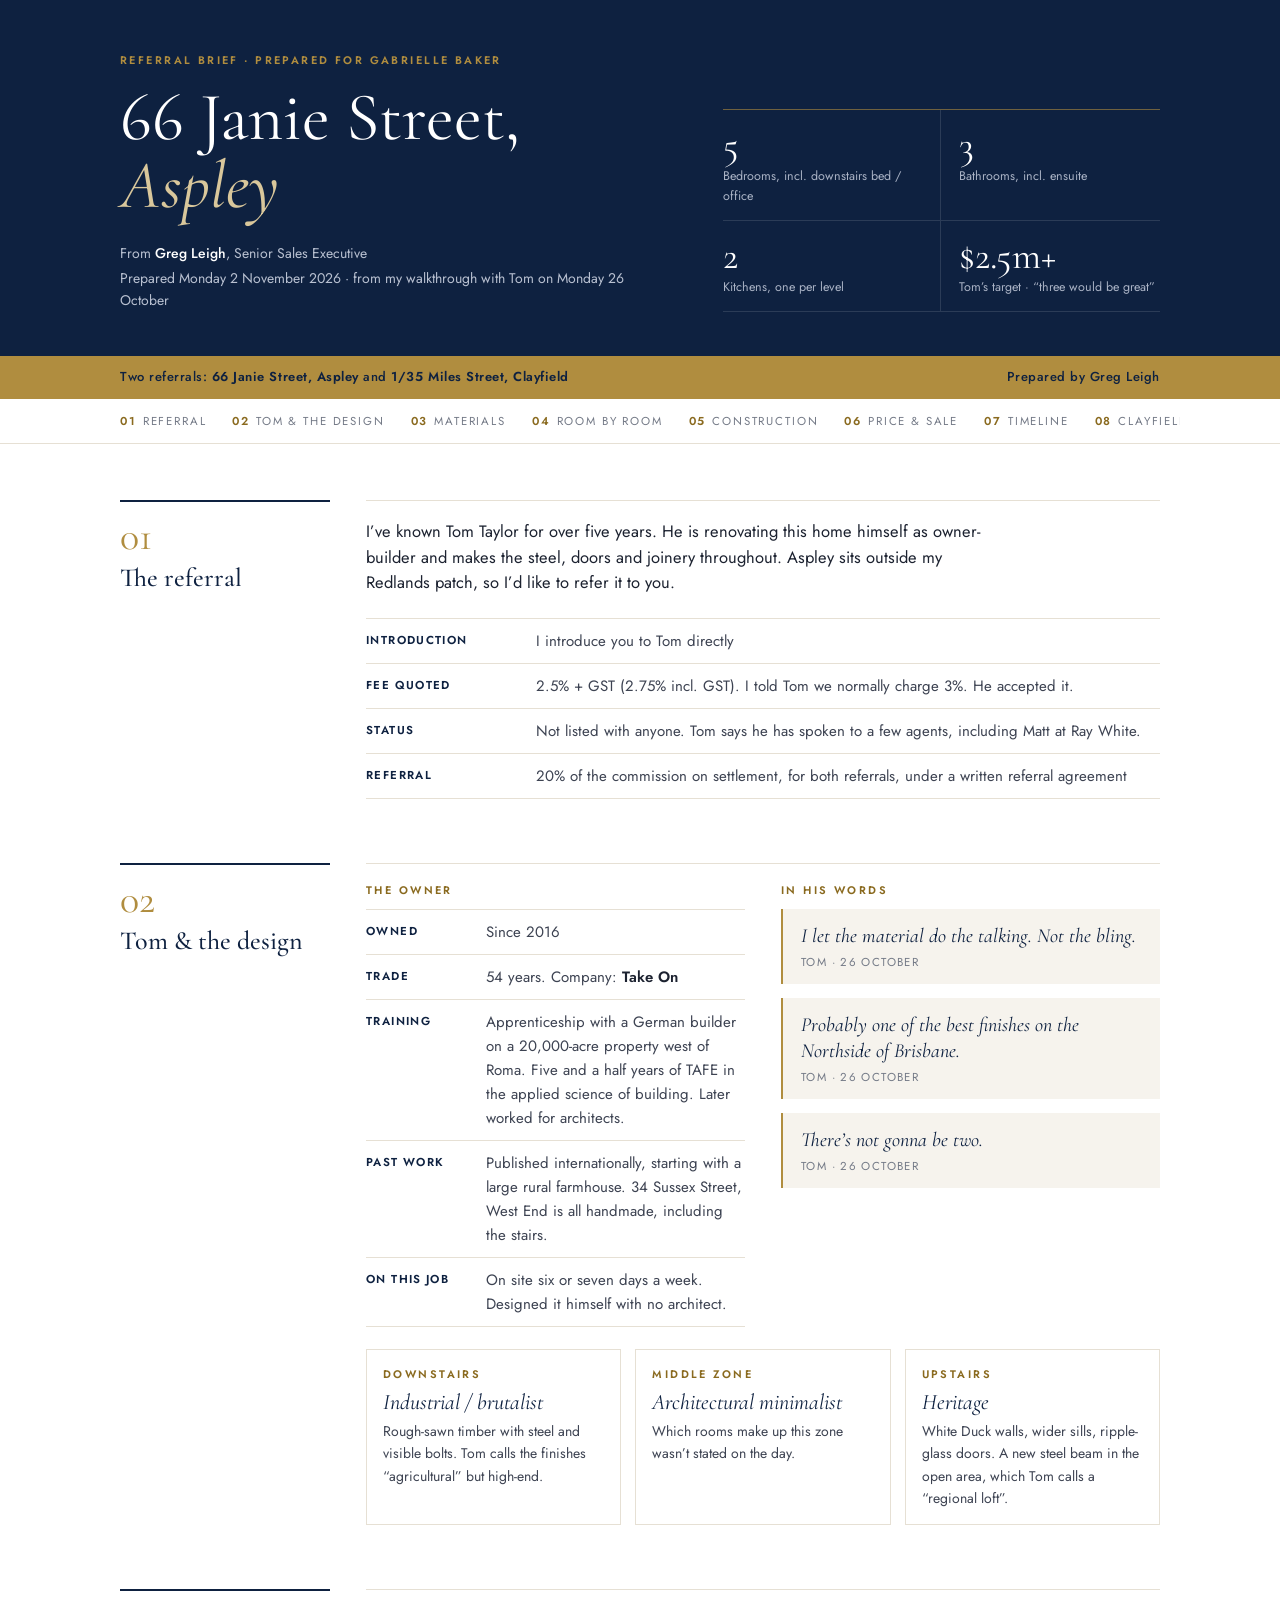
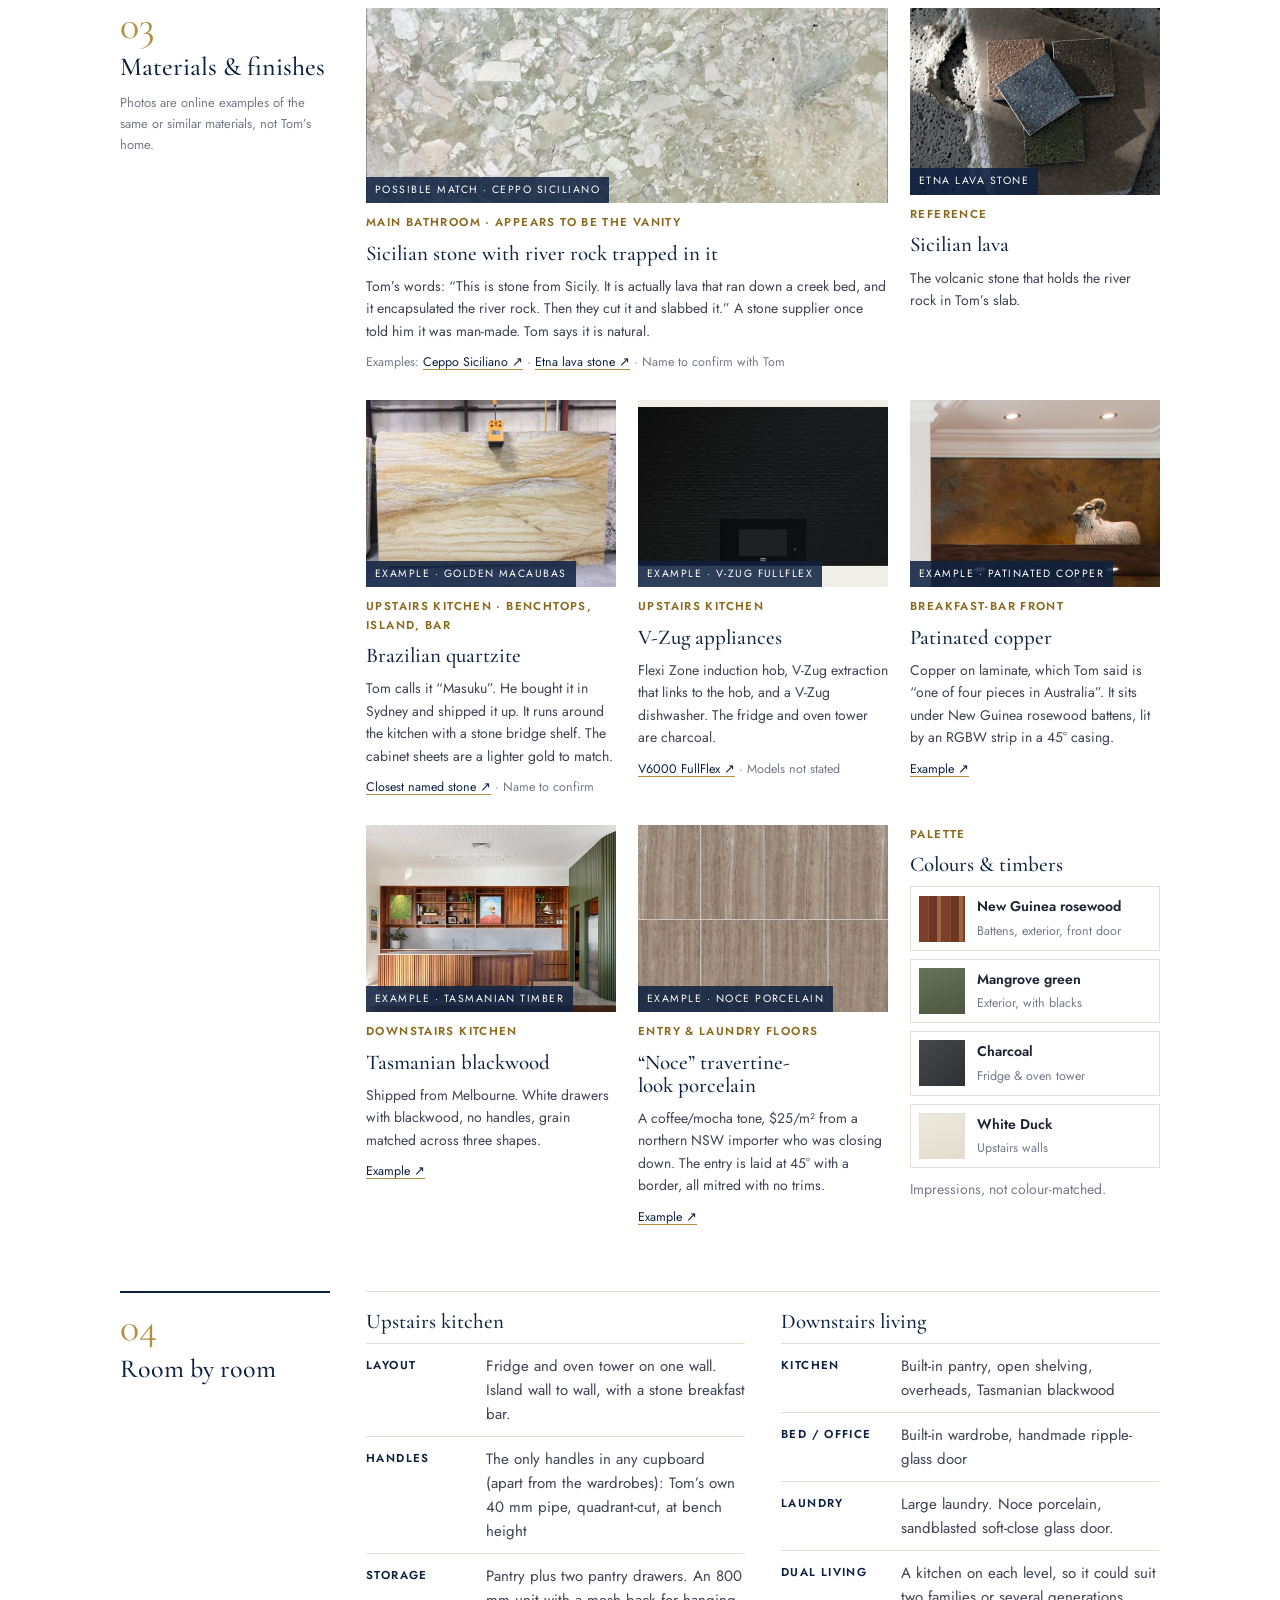
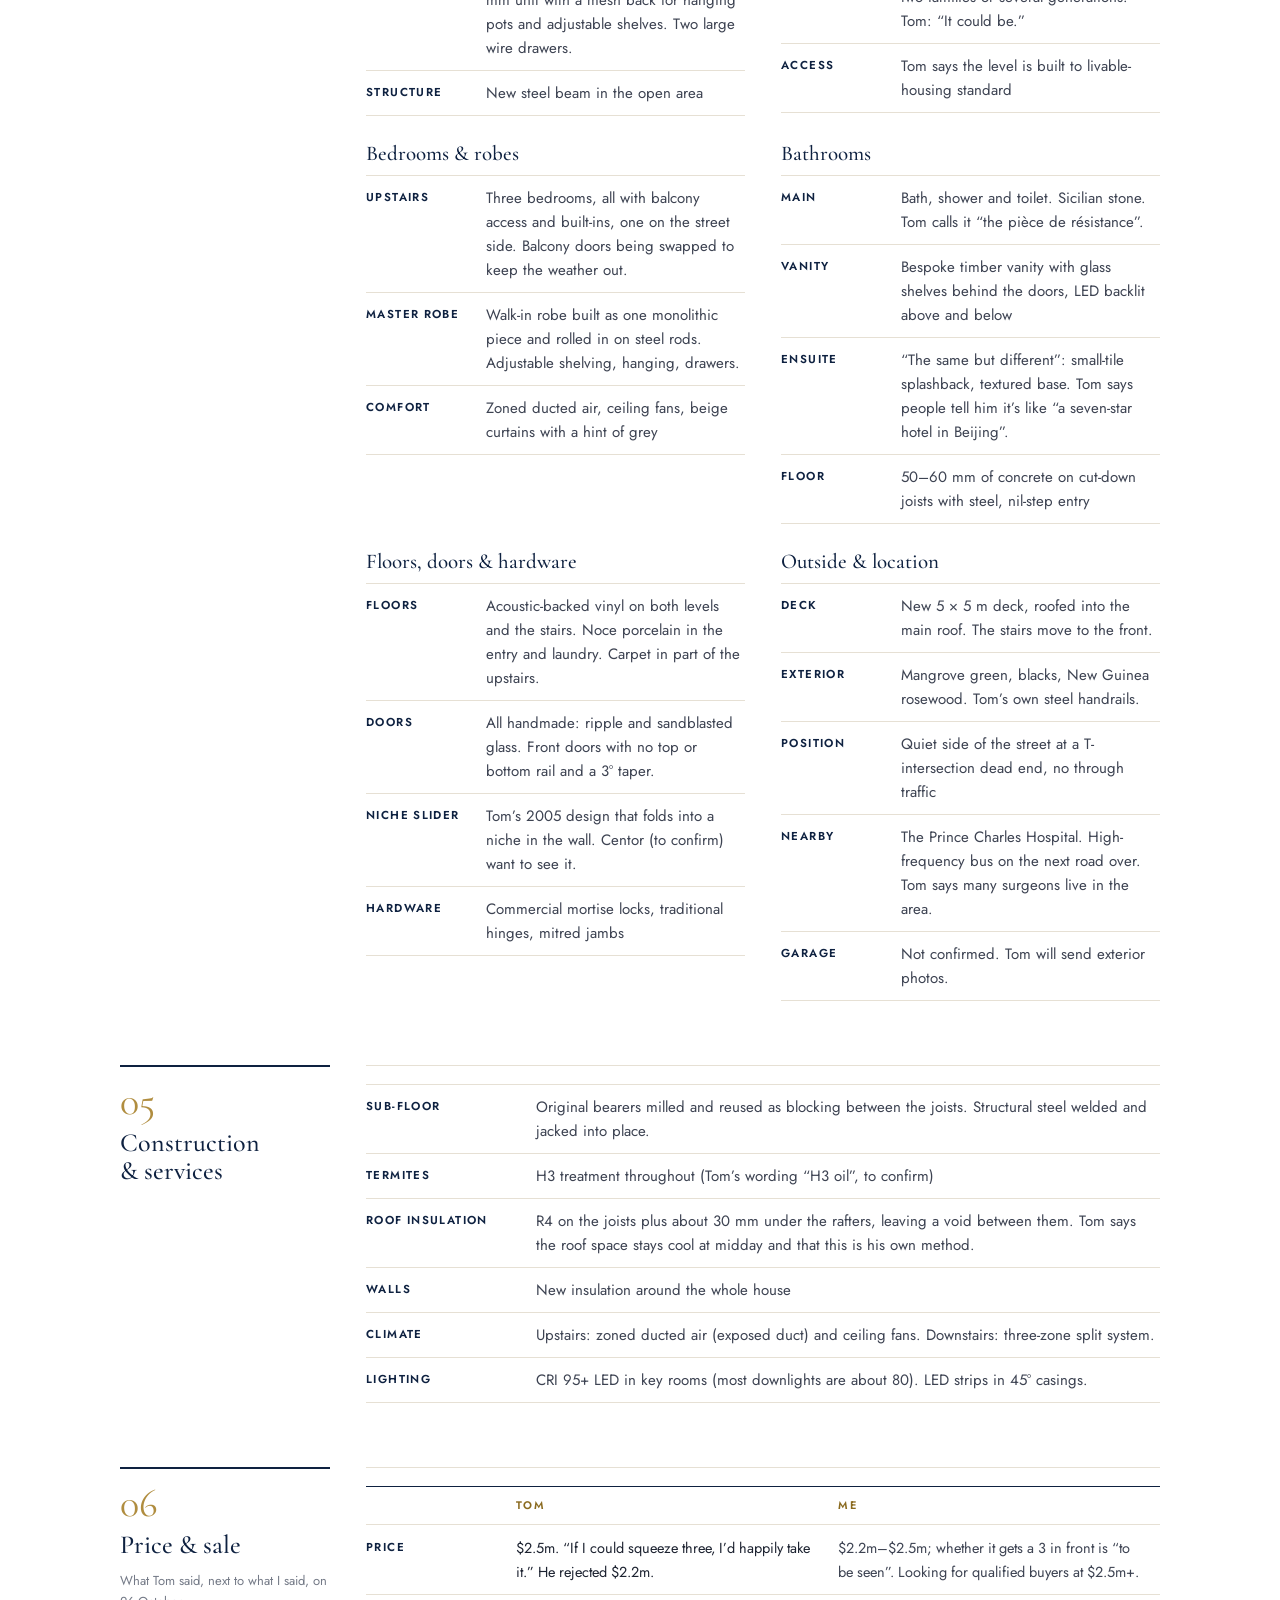
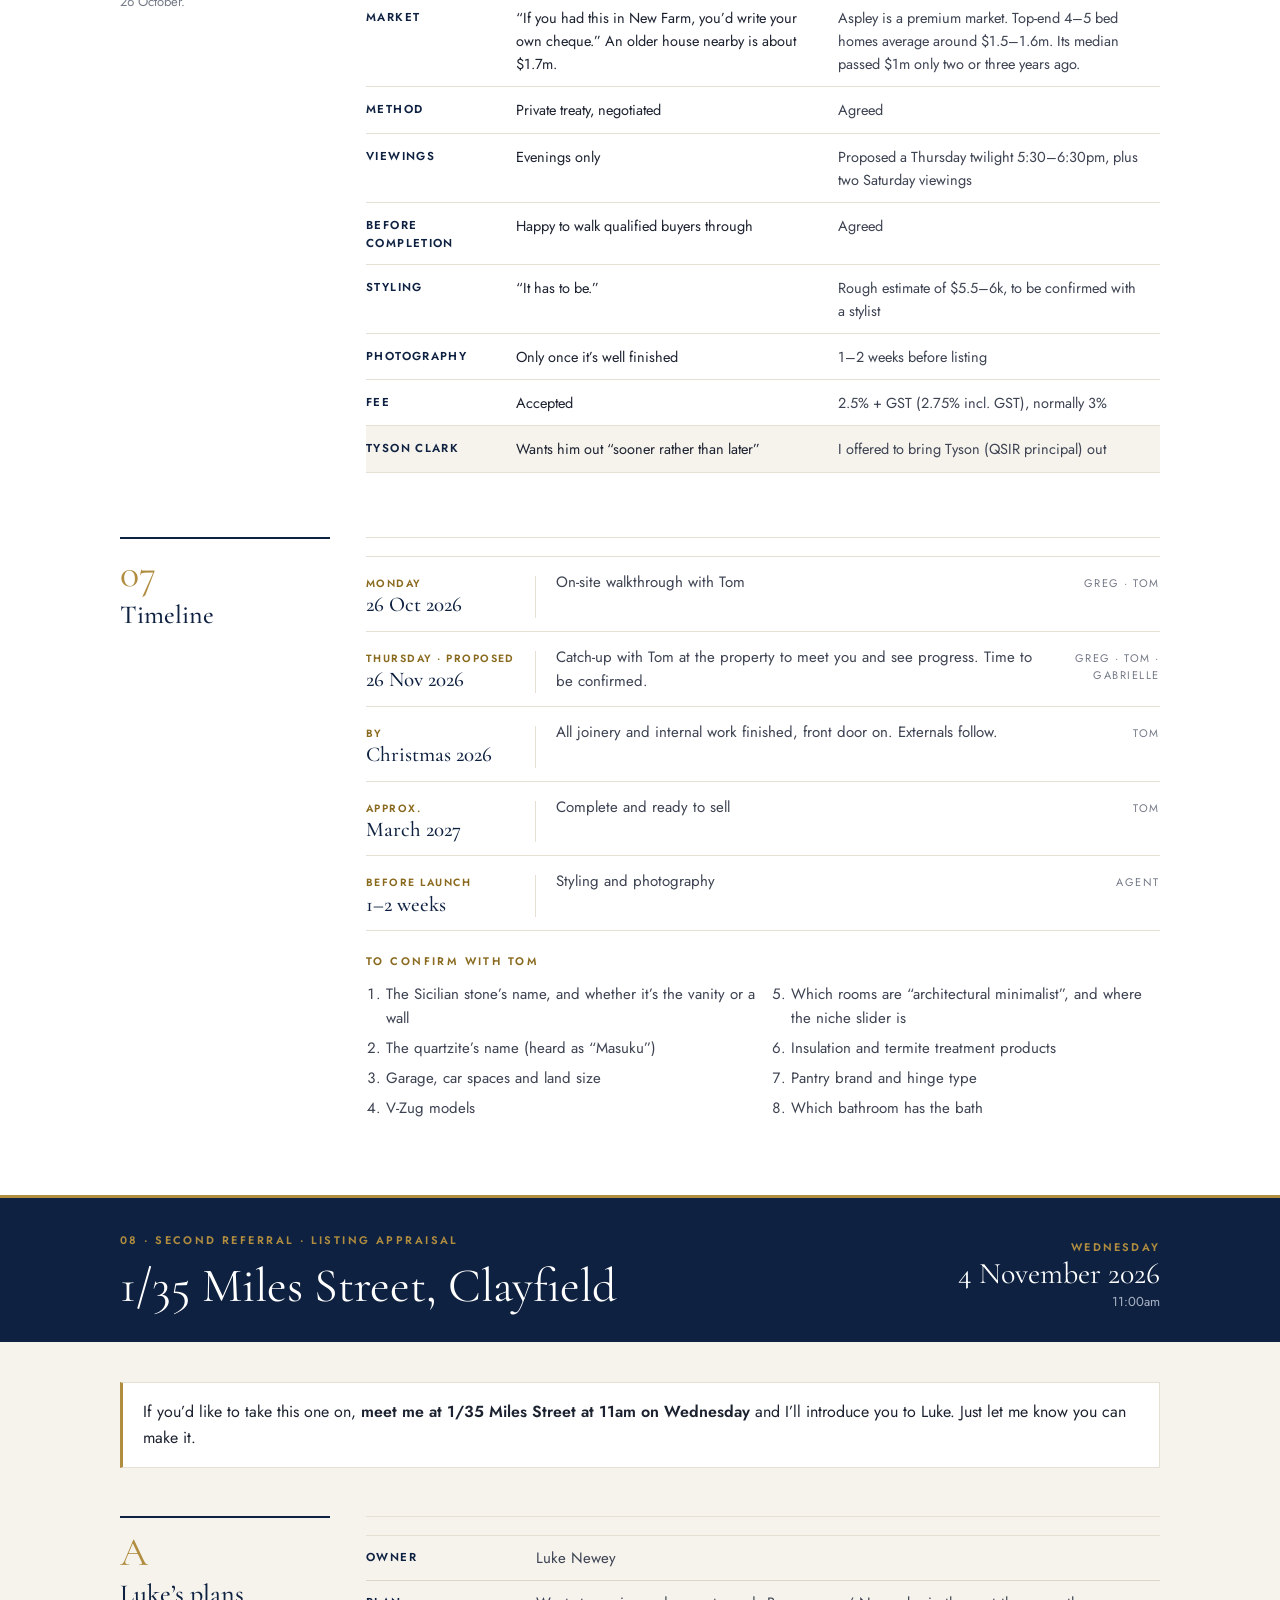
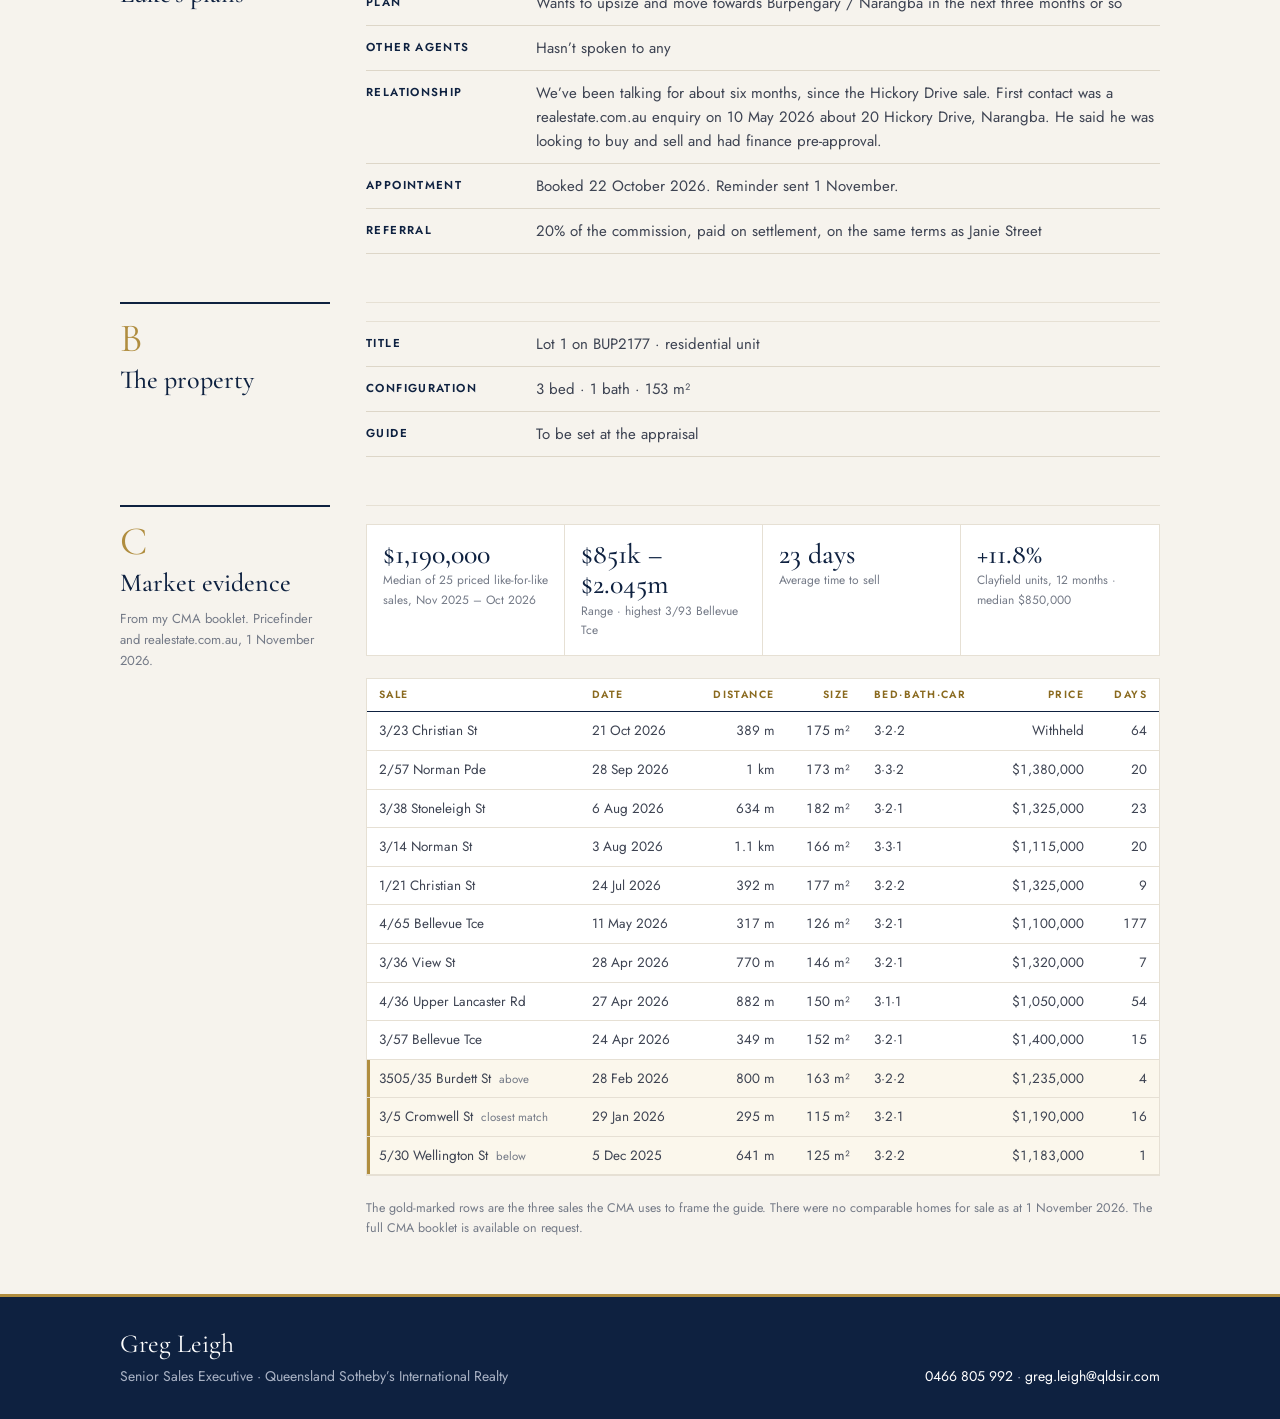
<file: referral/janie-street-k7q2/index.html>
<!DOCTYPE html>
<html lang="en-AU">
<head>
<meta charset="UTF-8">
<meta name="viewport" content="width=device-width, initial-scale=1, viewport-fit=cover">
<meta name="robots" content="noindex, nofollow">
<title>66 Janie Street, Aspley · Referral Brief · Greg Leigh</title>
<link rel="preconnect" href="https://fonts.googleapis.com">
<link rel="preconnect" href="https://fonts.gstatic.com" crossorigin>
<link rel="stylesheet" href="https://fonts.googleapis.com/css2?family=Cormorant+Garamond:ital,wght@0,400;0,500;0,600;1,400&family=Jost:wght@300;400;500;600&display=swap">
<style>
/* Layout: a private property dossier. Navy cover with the key figures, then a label rail on the left
   and the detail on the right. Materials as a photo board; Clayfield as its own chapter. */
:root {
  --navy: #0e2140;
  --navy-2: #16294b;
  --gold: #b08d3f;
  --gold-text: #8a6a1f;
  --stone: #f6f3ed;
  --paper: #ffffff;
  --ink: #1c2230;
  --body: #3d4352;
  --muted: #747a87;
  --rule: #e6e0d4;
  --display: "Cormorant Garamond", Georgia, serif;
  --text: "Jost", "Helvetica Neue", Arial, sans-serif;
  color-scheme: light;
}
* { box-sizing: border-box; }
html { scroll-behavior: smooth; }
@media (prefers-reduced-motion: reduce) { html { scroll-behavior: auto; } }
body { margin: 0; background: var(--paper); color: var(--body); font-family: var(--text); font-weight: 400; font-size: 15px; line-height: 1.6; -webkit-font-smoothing: antialiased; }
body::before { content: ""; position: fixed; inset: 0 0 auto; height: env(safe-area-inset-top, 0px); z-index: 10; background: var(--navy); }
.wrap { max-width: 1080px; margin: 0 auto; padding-left: max(20px, env(safe-area-inset-left, 0px)); padding-right: max(20px, env(safe-area-inset-right, 0px)); }
h1, h2, h3 { font-family: var(--display); font-weight: 500; color: var(--navy); margin: 0; line-height: 1.1; text-wrap: balance; }
p, ul, ol, dl, dd, figure { margin: 0; }
b, strong { font-weight: 600; color: var(--ink); }
a { color: var(--navy); text-decoration-color: var(--gold); text-underline-offset: 3px; }
a:focus-visible { outline: 2px solid var(--gold); outline-offset: 2px; }
.eyebrow { font-size: 11px; font-weight: 600; letter-spacing: .22em; text-transform: uppercase; color: var(--gold-text); }
.small { font-size: 13px; color: var(--muted); }

/* ---------- Cover ---------- */
.cover { background: var(--navy); color: #fff; }
.cover .wrap { display: grid; grid-template-columns: minmax(0, 1.25fr) minmax(0, 1fr); gap: 40px 56px; padding-block: 52px 44px; align-items: end; }
.cover .eyebrow { color: var(--gold); }
.cover h1 { color: #fff; font-weight: 400; font-size: clamp(40px, 6.4vw, 68px); line-height: 1; margin-top: 14px; }
.cover h1 em { font-style: italic; color: #d9c79b; }
.cover .who { margin-top: 22px; display: flex; flex-direction: column; gap: 3px; font-size: 14px; color: #b9c1d1; }
.cover .who b { color: #fff; font-weight: 500; }
.figs { display: grid; grid-template-columns: repeat(2, minmax(0, 1fr)); border-top: 1px solid rgba(176,141,63,.6); }
.figs div { padding: 16px 0 14px; border-bottom: 1px solid rgba(255,255,255,.12); display: flex; flex-direction: column; gap: 2px; min-width: 0; }
.figs div:nth-child(odd) { padding-right: 18px; border-right: 1px solid rgba(255,255,255,.12); }
.figs div:nth-child(even) { padding-left: 18px; }
.figs b { font-family: var(--display); font-weight: 400; font-size: 38px; line-height: 1; color: #fff; }
.figs span { font-size: 12.5px; color: #aab3c5; }
.bar { background: var(--gold); color: var(--navy); }
.bar .wrap { display: flex; flex-wrap: wrap; justify-content: space-between; gap: 6px 24px; padding-block: 11px; font-size: 13px; font-weight: 500; letter-spacing: .04em; }
.bar b { color: var(--navy); }

/* ---------- Nav ---------- */
.nav { position: sticky; top: env(safe-area-inset-top, 0px); z-index: 5; background: rgba(255,255,255,.96); backdrop-filter: blur(6px); border-bottom: 1px solid var(--rule); }
.nav .wrap { overflow-x: auto; scrollbar-width: none; }
.nav ol { list-style: none; padding: 0; margin: 0; display: flex; gap: 26px; white-space: nowrap; }
.nav a { display: inline-block; padding-block: 13px; text-decoration: none; font-size: 11.5px; letter-spacing: .16em; text-transform: uppercase; color: var(--muted); }
.nav a span { color: var(--gold-text); margin-right: 6px; font-weight: 600; }
.nav a:hover { color: var(--navy); }

/* ---------- Sections ---------- */
main { padding-block: 56px 72px; display: flex; flex-direction: column; gap: 64px; }
.sec { display: grid; grid-template-columns: 210px minmax(0, 1fr); gap: 36px; scroll-margin-top: 60px; }
.rail { display: flex; flex-direction: column; gap: 8px; padding-top: 4px; border-top: 2px solid var(--navy); }
.rail .n { font-family: var(--display); font-size: 40px; line-height: 1; color: var(--gold); margin-top: 10px; }
.rail h2 { font-size: 26px; }
.rail p.small { margin-top: 4px; }
.body { display: flex; flex-direction: column; gap: 22px; min-width: 0; border-top: 1px solid var(--rule); padding-top: 18px; }
.body h3 { font-size: 21px; }
.lead { font-size: 16.5px; color: var(--ink); max-width: 64ch; line-height: 1.55; }

/* Spec lists */
.spec { display: grid; grid-template-columns: 170px minmax(0, 1fr); border-top: 1px solid var(--rule); }
.spec dt, .spec dd { padding: 10px 0; border-bottom: 1px solid var(--rule); }
.spec dt { font-size: 11.5px; font-weight: 600; letter-spacing: .12em; text-transform: uppercase; color: var(--navy); padding-right: 16px; padding-top: 12px; }
.spec dd { color: var(--body); min-width: 0; }
.grid2 { display: grid; grid-template-columns: repeat(2, minmax(0, 1fr)); gap: 26px 36px; }
.grid2 > div { display: flex; flex-direction: column; gap: 10px; min-width: 0; }

/* Referral terms */
.terms { display: grid; grid-template-columns: 190px minmax(0, 1fr); background: var(--stone); }
.terms .pct { background: var(--navy); color: #fff; padding: 22px 22px; display: flex; flex-direction: column; justify-content: center; gap: 4px; }
.terms .pct .eyebrow { color: var(--gold); }
.terms .pct b { font-family: var(--display); font-weight: 400; font-size: 64px; line-height: .95; color: #fff; }
.terms .pct span { font-size: 12.5px; color: #aab3c5; }
.terms .spec { border-top: none; padding: 6px 22px; }
.terms .spec dt:last-of-type, .terms .spec dd:last-of-type { border-bottom: none; }

/* Quotes */
.quotes { display: grid; grid-template-columns: repeat(2, minmax(0, 1fr)); gap: 14px; }
blockquote { margin: 0; padding: 14px 18px; background: var(--stone); border-left: 2px solid var(--gold); font-family: var(--display); font-style: italic; font-size: 20px; line-height: 1.3; color: var(--navy); }
blockquote cite { display: block; margin-top: 6px; font-family: var(--text); font-style: normal; font-size: 11.5px; letter-spacing: .12em; text-transform: uppercase; color: var(--muted); }

/* Zones */
.zones { display: grid; grid-template-columns: repeat(3, minmax(0, 1fr)); gap: 14px; }
.zone { border: 1px solid var(--rule); padding: 16px 16px 14px; display: flex; flex-direction: column; gap: 6px; }
.zone h3 { font-size: 22px; font-style: italic; font-weight: 400; }
.zone p:last-child { font-size: 14px; }

/* Materials board */
.board { display: grid; grid-template-columns: repeat(3, minmax(0, 1fr)); gap: 28px 22px; }
.card { display: flex; flex-direction: column; gap: 10px; min-width: 0; }
.card figure { position: relative; aspect-ratio: 4 / 3; max-width: 100%; overflow: hidden; background: var(--stone); }
.card img { width: 100%; height: 100%; object-fit: cover; display: block; }
.card figcaption { position: absolute; left: 0; bottom: 0; background: rgba(14,33,64,.86); color: #fff; font-size: 10.5px; letter-spacing: .14em; text-transform: uppercase; padding: 5px 9px; }
.card h3 { font-size: 21px; }
.card .where { font-size: 11.5px; font-weight: 600; letter-spacing: .12em; text-transform: uppercase; color: var(--gold-text); }
.card p { font-size: 14px; }
.card .src { font-size: 12.5px; color: var(--muted); }
.card.wide { grid-column: span 2; }
.card.wide figure { aspect-ratio: 8 / 3; }
.chips { display: grid; grid-template-columns: 1fr; gap: 8px; }
.grid2 .spec { grid-template-columns: 120px minmax(0, 1fr); }
.chip { display: flex; gap: 12px; align-items: center; border: 1px solid var(--rule); padding: 8px; min-width: 0; }
.chip i { width: 46px; height: 46px; flex: none; display: block; }
.chip b { display: block; font-size: 14px; }
.chip span { font-size: 12.5px; color: var(--muted); }
.c-mangrove { background: linear-gradient(160deg, #66745a, #4c583f); }
.c-rosewood { background: repeating-linear-gradient(90deg, #7d402b 0 9px, #8c4b33 9px 10px, #6c3524 10px 18px, #9d6642 18px 22px); }
.c-duck { background: linear-gradient(160deg, #efeadf, #e2dccd); box-shadow: inset 0 0 0 1px var(--rule); }
.c-charcoal { background: linear-gradient(135deg, #48494c, #2e2f32); }
.note { font-size: 12.5px; color: var(--muted); }

/* Price comparison */
.vs { display: grid; grid-template-columns: 150px minmax(0, 1fr) minmax(0, 1fr); border-top: 1px solid var(--navy); }
.vs > div { padding: 11px 14px 11px 0; border-bottom: 1px solid var(--rule); min-width: 0; font-size: 14.5px; }
.vs .h { font-size: 11px; font-weight: 600; letter-spacing: .16em; text-transform: uppercase; color: var(--gold-text); padding-block: 10px; }
.vs .k { font-size: 11.5px; font-weight: 600; letter-spacing: .12em; text-transform: uppercase; color: var(--navy); padding-top: 13px; }
.vs .t { color: var(--ink); }
.vs .hl { background: var(--stone); }

/* Timeline */
.dated { display: flex; flex-direction: column; border-top: 1px solid var(--rule); }
.row { display: grid; grid-template-columns: 170px minmax(0, 1fr) 90px; gap: 20px; padding-block: 13px; border-bottom: 1px solid var(--rule); align-items: baseline; }
.date { display: flex; flex-direction: column; gap: 1px; padding-right: 16px; border-right: 1px solid var(--rule); }
.date .wd { font-size: 10.5px; font-weight: 600; letter-spacing: .14em; text-transform: uppercase; color: var(--gold-text); }
.date .dt { font-family: var(--display); font-size: 21px; font-weight: 500; color: var(--navy); line-height: 1.15; }
.row .who { font-size: 11px; letter-spacing: .14em; text-transform: uppercase; color: var(--muted); text-align: right; }

ol.check { padding-left: 20px; columns: 2; column-gap: 36px; }
ol.check li { padding: 3px 0; break-inside: avoid; }

/* ---------- Clayfield chapter ---------- */
.chapter { background: var(--stone); border-top: 3px solid var(--gold); }
.chapter-head { background: var(--navy); color: #fff; }
.chapter-head .wrap { padding-block: 34px 30px; display: grid; grid-template-columns: minmax(0, 1fr) auto; gap: 20px 40px; align-items: end; }
.chapter-head .eyebrow { color: var(--gold); }
.chapter-head h2 { color: #fff; font-weight: 400; font-size: clamp(32px, 4.6vw, 48px); margin-top: 10px; }
.chapter-head .when { text-align: right; display: flex; flex-direction: column; gap: 2px; }
.chapter-head .when .wd { font-size: 11px; font-weight: 600; letter-spacing: .2em; text-transform: uppercase; color: var(--gold); }
.chapter-head .when .dt { font-family: var(--display); font-size: 30px; color: #fff; line-height: 1.05; }
.chapter-head .when .tm { font-size: 13px; color: #aab3c5; }
.chapter main { padding-block: 40px 56px; gap: 48px; }
.invite { background: var(--paper); border: 1px solid var(--rule); border-left: 3px solid var(--gold); padding: 16px 20px; font-size: 16px; color: var(--ink); }
.stats { display: grid; grid-template-columns: repeat(4, minmax(0, 1fr)); background: var(--paper); border: 1px solid var(--rule); }
.stats div { padding: 14px 16px; border-right: 1px solid var(--rule); display: flex; flex-direction: column; gap: 2px; min-width: 0; }
.stats div:last-child { border-right: none; }
.stats b { font-family: var(--display); font-weight: 500; font-size: 28px; color: var(--navy); line-height: 1.1; }
.stats span { font-size: 12px; color: var(--muted); }
.chapter .spec dd, .chapter .spec dt { border-color: #ddd6c8; }
.tbl { overflow-x: auto; background: var(--paper); border: 1px solid var(--rule); }
table { width: 100%; border-collapse: collapse; font-size: 13.5px; }
th, td { text-align: left; padding: 8px 12px; border-bottom: 1px solid var(--rule); white-space: nowrap; }
thead th { font-size: 10.5px; font-weight: 600; letter-spacing: .14em; text-transform: uppercase; color: var(--gold-text); border-bottom: 1px solid var(--navy); }
td.num, th.num { text-align: right; font-variant-numeric: tabular-nums; }
tr.frame td { background: #fbf7ec; }
tr.frame td:first-child { box-shadow: inset 3px 0 0 var(--gold); }
td small { color: var(--muted); font-size: 11.5px; margin-left: 4px; }

/* ---------- Footer ---------- */
footer.end { background: var(--navy); color: #aab3c5; border-top: 3px solid var(--gold); }
footer.end .wrap { padding-block: 26px 32px; display: flex; flex-wrap: wrap; justify-content: space-between; gap: 12px 32px; font-size: 14px; align-items: end; }
footer.end b { display: block; font-family: var(--display); font-weight: 400; font-size: 26px; color: #fff; }
footer.end span { user-select: text; color: #fff; }

@media (max-width: 860px) {
  .cover .wrap { grid-template-columns: 1fr; padding-block: 40px 32px; }
  .sec { grid-template-columns: 1fr; gap: 14px; }
  .rail { flex-direction: row; align-items: baseline; gap: 12px; }
  .rail .n { font-size: 30px; margin-top: 8px; }
  .rail p.small { display: none; }
  .grid2, .quotes { grid-template-columns: 1fr; }
  .zones { grid-template-columns: 1fr; }
  .board { grid-template-columns: repeat(2, minmax(0, 1fr)); }
  .terms { grid-template-columns: 1fr; }
  .vs { grid-template-columns: 1fr 1fr; }
  .vs .k { grid-column: 1 / -1; border-bottom: none; padding-bottom: 0; }
  .vs .corner { display: none; }
  .stats { grid-template-columns: repeat(2, minmax(0, 1fr)); }
  .stats div:nth-child(2) { border-right: none; }
  .stats div:nth-child(-n+2) { border-bottom: 1px solid var(--rule); }
  .chapter-head .wrap { grid-template-columns: 1fr; }
  .chapter-head .when { text-align: left; }
  ol.check { columns: 1; }
}
@media (max-width: 560px) {
  .board { grid-template-columns: 1fr; }
  .card.wide { grid-column: auto; }
  .card.wide figure { aspect-ratio: 4 / 3; }
  .spec { grid-template-columns: 1fr; }
  .spec dt { border-bottom: none; padding-bottom: 0; }
  .row { grid-template-columns: 120px minmax(0, 1fr); }
  .row .who { grid-column: 2; text-align: left; }
  .figs b { font-size: 30px; }
}
</style>
</head>
<body>
<!-- Cover -->
<header class="cover">
  <div class="wrap">
    <div>
      <p class="eyebrow">Referral brief · Prepared for Gabrielle Baker</p>
      <h1>66 Janie Street,<br><em>Aspley</em></h1>
      <div class="who">
        <span>From <b>Greg Leigh</b>, Senior Sales Executive</span>
        <span>Prepared Monday 2 November 2026 · from my walkthrough with Tom on Monday 26 October</span>
      </div>
    </div>
    <div class="figs">
      <div><b>5</b><span>Bedrooms, incl. downstairs bed / office</span></div>
      <div><b>3</b><span>Bathrooms, incl. ensuite</span></div>
      <div><b>2</b><span>Kitchens, one per level</span></div>
      <div><b>$2.5m+</b><span>Tom’s target · “three would be great”</span></div>
    </div>
  </div>
  <div class="bar"><div class="wrap"><span>Two referrals: <b>66 Janie Street, Aspley</b> and <b>1/35 Miles Street, Clayfield</b></span><span>Prepared by Greg Leigh</span></div></div>
</header>

<nav class="nav" aria-label="Sections">
  <div class="wrap"><ol>
    <li><a href="#referral"><span>01</span>Referral</a></li>
    <li><a href="#tom"><span>02</span>Tom &amp; the design</a></li>
    <li><a href="#materials"><span>03</span>Materials</a></li>
    <li><a href="#rooms"><span>04</span>Room by room</a></li>
    <li><a href="#build"><span>05</span>Construction</a></li>
    <li><a href="#sale"><span>06</span>Price &amp; sale</a></li>
    <li><a href="#timeline"><span>07</span>Timeline</a></li>
    <li><a href="#clayfield"><span>08</span>Clayfield</a></li>
  </ol></div>
</nav>

<main class="wrap">

  <!-- 01 -->
  <section class="sec" id="referral">
    <div class="rail"><p class="n">01</p><h2>The referral</h2></div>
    <div class="body">
      <p class="lead">I’ve known Tom Taylor for over five years. He is renovating this home himself as owner-builder and makes the steel, doors and joinery throughout. Aspley sits outside my Redlands patch, so I’d like to refer it to you.</p>
      <div>
        <dl class="spec">
          <dt>Introduction</dt><dd>I introduce you to Tom directly</dd>
          <dt>Fee quoted</dt><dd>2.5% + GST (2.75% incl. GST). I told Tom we normally charge 3%. He accepted it.</dd>
          <dt>Status</dt><dd>Not listed with anyone. Tom says he has spoken to a few agents, including Matt at Ray White.</dd>
          <dt>Referral</dt><dd>20% of the commission on settlement, for both referrals, under a written referral agreement</dd>
        </dl>
      </div>
    </div>
  </section>

  <!-- 02 -->
  <section class="sec" id="tom">
    <div class="rail"><p class="n">02</p><h2>Tom &amp; the design</h2></div>
    <div class="body">
      <div class="grid2">
        <div>
          <p class="eyebrow">The owner</p>
          <dl class="spec">
            <dt>Owned</dt><dd>Since 2016</dd>
            <dt>Trade</dt><dd>54 years. Company: <b>Take On</b></dd>
            <dt>Training</dt><dd>Apprenticeship with a German builder on a 20,000-acre property west of Roma. Five and a half years of TAFE in the applied science of building. Later worked for architects.</dd>
            <dt>Past work</dt><dd>Published internationally, starting with a large rural farmhouse. 34 Sussex Street, West End is all handmade, including the stairs.</dd>
            <dt>On this job</dt><dd>On site six or seven days a week. Designed it himself with no architect.</dd>
          </dl>
        </div>
        <div>
          <p class="eyebrow">In his words</p>
          <div class="quotes" style="grid-template-columns:1fr">
            <blockquote>I let the material do the talking. Not the bling.<cite>Tom · 26 October</cite></blockquote>
            <blockquote>Probably one of the best finishes on the Northside of Brisbane.<cite>Tom · 26 October</cite></blockquote>
            <blockquote>There’s not gonna be two.<cite>Tom · 26 October</cite></blockquote>
          </div>
        </div>
      </div>
      <div class="zones">
        <div class="zone"><p class="eyebrow">Downstairs</p><h3>Industrial / brutalist</h3><p>Rough-sawn timber with steel and visible bolts. Tom calls the finishes “agricultural” but high-end.</p></div>
        <div class="zone"><p class="eyebrow">Middle zone</p><h3>Architectural minimalist</h3><p>Which rooms make up this zone wasn’t stated on the day.</p></div>
        <div class="zone"><p class="eyebrow">Upstairs</p><h3>Heritage</h3><p>White Duck walls, wider sills, ripple-glass doors. A new steel beam in the open area, which Tom calls a “regional loft”.</p></div>
      </div>
    </div>
  </section>

  <!-- 03 -->
  <section class="sec" id="materials">
    <div class="rail"><p class="n">03</p><h2>Materials &amp; finishes</h2><p class="small">Photos are online examples of the same or similar materials, not Tom’s home.</p></div>
    <div class="body">
      <div class="board">
        <article class="card wide">
          <figure><img src="img/ceppo.jpg" alt="Ceppo Siciliano, a Sicilian conglomerate stone with stones set through it"><figcaption>Possible match · Ceppo Siciliano</figcaption></figure>
          <p class="where">Main bathroom · appears to be the vanity</p>
          <h3>Sicilian stone with river rock trapped in it</h3>
          <p>Tom’s words: “This is stone from Sicily. It is actually lava that ran down a creek bed, and it encapsulated the river rock. Then they cut it and slabbed it.” A stone supplier once told him it was man-made. Tom says it is natural.</p>
          <p class="src">Examples: <a href="https://arcsurfaces.com/live-inventory/ceppo-siciliano/142168/">Ceppo Siciliano ↗</a> · <a href="https://www.detail.de/de_en/oberflachen-aus-lavastein">Etna lava stone ↗</a> · Name to confirm with Tom</p>
        </article>
        <article class="card">
          <figure><img src="img/lava.jpg" alt="Raw Etna lava stone with finished samples"><figcaption>Etna lava stone</figcaption></figure>
          <p class="where">Reference</p>
          <h3>Sicilian lava</h3>
          <p>The volcanic stone that holds the river rock in Tom’s slab.</p>
        </article>
        <article class="card">
          <figure><img src="img/quartzite.jpg" alt="Golden Macaubas quartzite slab"><figcaption>Example · Golden Macaubas</figcaption></figure>
          <p class="where">Upstairs kitchen · benchtops, island, bar</p>
          <h3>Brazilian quartzite</h3>
          <p>Tom calls it “Masuku”. He bought it in Sydney and shipped it up. It runs around the kitchen with a stone bridge shelf. The cabinet sheets are a lighter gold to match.</p>
          <p class="src"><a href="https://in2stone.co.uk/products/quartzite/golden-macaubas-quartzite">Closest named stone ↗</a> · Name to confirm</p>
        </article>
        <article class="card">
          <figure><img src="img/vzug.jpg" alt="V-Zug V6000 FullFlex induction cooktop"><figcaption>Example · V-Zug FullFlex</figcaption></figure>
          <p class="where">Upstairs kitchen</p>
          <h3>V-Zug appliances</h3>
          <p>Flexi Zone induction hob, V-Zug extraction that links to the hob, and a V-Zug dishwasher. The fridge and oven tower are charcoal.</p>
          <p class="src"><a href="https://www.winnings.com.au/p/vzug-90cm-v6000-fullflex-induction-cooktop-3113400005kit">V6000 FullFlex ↗</a> · Models not stated</p>
        </article>
        <article class="card">
          <figure><img src="img/copper.jpg" alt="Patinated copper feature panel"><figcaption>Example · patinated copper</figcaption></figure>
          <p class="where">Breakfast-bar front</p>
          <h3>Patinated copper</h3>
          <p>Copper on laminate, which Tom said is “one of four pieces in Australia”. It sits under New Guinea rosewood battens, lit by an RGBW strip in a 45° casing.</p>
          <p class="src"><a href="https://www.andrewnebbettdesigns.co.uk/patinated-copper-decorative-wall-panels">Example ↗</a></p>
        </article>
        <article class="card">
          <figure><img src="img/blackwood.jpg" alt="Kitchen with Tasmanian timber joinery"><figcaption>Example · Tasmanian timber</figcaption></figure>
          <p class="where">Downstairs kitchen</p>
          <h3>Tasmanian blackwood</h3>
          <p>Shipped from Melbourne. White drawers with blackwood, no handles, grain matched across three shapes.</p>
          <p class="src"><a href="https://tasmaniantimber.com.au/stories/rustic-but-refined-tasmanian-timber-brings-a-bushy-luxury-to-these-queensland-homes/">Example ↗</a></p>
        </article>
        <article class="card">
          <figure><img src="img/noce.jpg" alt="Noce travertine-look porcelain tiles"><figcaption>Example · Noce porcelain</figcaption></figure>
          <p class="where">Entry &amp; laundry floors</p>
          <h3>“Noce” travertine-look porcelain</h3>
          <p>A coffee/mocha tone, $25/m² from a northern NSW importer who was closing down. The entry is laid at 45° with a border, all mitred with no trims.</p>
          <p class="src"><a href="https://tileking.ae/products/serpegiante-noce-porcelain-tile-with-travertine-effect-60x120-cm">Example ↗</a></p>
        </article>
        <article class="card">
          <p class="where">Palette</p>
          <h3>Colours &amp; timbers</h3>
          <div class="chips">
            <div class="chip"><i class="c-rosewood"></i><div><b>New Guinea rosewood</b><span>Battens, exterior, front door</span></div></div>
            <div class="chip"><i class="c-mangrove"></i><div><b>Mangrove green</b><span>Exterior, with blacks</span></div></div>
            <div class="chip"><i class="c-charcoal"></i><div><b>Charcoal</b><span>Fridge &amp; oven tower</span></div></div>
            <div class="chip"><i class="c-duck"></i><div><b>White Duck</b><span>Upstairs walls</span></div></div>
          </div>
          <p class="note">Impressions, not colour-matched.</p>
        </article>
      </div>
    </div>
  </section>

  <!-- 04 -->
  <section class="sec" id="rooms">
    <div class="rail"><p class="n">04</p><h2>Room by room</h2></div>
    <div class="body">
      <div class="grid2">
        <div>
          <h3>Upstairs kitchen</h3>
          <dl class="spec">
            <dt>Layout</dt><dd>Fridge and oven tower on one wall. Island wall to wall, with a stone breakfast bar.</dd>
            <dt>Handles</dt><dd>The only handles in any cupboard (apart from the wardrobes): Tom’s own 40 mm pipe, quadrant-cut, at bench height</dd>
            <dt>Storage</dt><dd>Pantry plus two pantry drawers. An 800 mm unit with a mesh back for hanging pots and adjustable shelves. Two large wire drawers.</dd>
            <dt>Structure</dt><dd>New steel beam in the open area</dd>
          </dl>
        </div>
        <div>
          <h3>Downstairs living</h3>
          <dl class="spec">
            <dt>Kitchen</dt><dd>Built-in pantry, open shelving, overheads, Tasmanian blackwood</dd>
            <dt>Bed / office</dt><dd>Built-in wardrobe, handmade ripple-glass door</dd>
            <dt>Laundry</dt><dd>Large laundry. Noce porcelain, sandblasted soft-close glass door.</dd>
            <dt>Dual living</dt><dd>A kitchen on each level, so it could suit two families or several generations. Tom: “It could be.”</dd>
            <dt>Access</dt><dd>Tom says the level is built to livable-housing standard</dd>
          </dl>
        </div>
        <div>
          <h3>Bedrooms &amp; robes</h3>
          <dl class="spec">
            <dt>Upstairs</dt><dd>Three bedrooms, all with balcony access and built-ins, one on the street side. Balcony doors being swapped to keep the weather out.</dd>
            <dt>Master robe</dt><dd>Walk-in robe built as one monolithic piece and rolled in on steel rods. Adjustable shelving, hanging, drawers.</dd>
            <dt>Comfort</dt><dd>Zoned ducted air, ceiling fans, beige curtains with a hint of grey</dd>
          </dl>
        </div>
        <div>
          <h3>Bathrooms</h3>
          <dl class="spec">
            <dt>Main</dt><dd>Bath, shower and toilet. Sicilian stone. Tom calls it “the pièce de résistance”.</dd>
            <dt>Vanity</dt><dd>Bespoke timber vanity with glass shelves behind the doors, LED backlit above and below</dd>
            <dt>Ensuite</dt><dd>“The same but different”: small-tile splashback, textured base. Tom says people tell him it’s like “a seven-star hotel in Beijing”.</dd>
            <dt>Floor</dt><dd>50–60 mm of concrete on cut-down joists with steel, nil-step entry</dd>
          </dl>
        </div>
        <div>
          <h3>Floors, doors &amp; hardware</h3>
          <dl class="spec">
            <dt>Floors</dt><dd>Acoustic-backed vinyl on both levels and the stairs. Noce porcelain in the entry and laundry. Carpet in part of the upstairs.</dd>
            <dt>Doors</dt><dd>All handmade: ripple and sandblasted glass. Front doors with no top or bottom rail and a 3° taper.</dd>
            <dt>Niche slider</dt><dd>Tom’s 2005 design that folds into a niche in the wall. Centor (to confirm) want to see it.</dd>
            <dt>Hardware</dt><dd>Commercial mortise locks, traditional hinges, mitred jambs</dd>
          </dl>
        </div>
        <div>
          <h3>Outside &amp; location</h3>
          <dl class="spec">
            <dt>Deck</dt><dd>New 5 × 5 m deck, roofed into the main roof. The stairs move to the front.</dd>
            <dt>Exterior</dt><dd>Mangrove green, blacks, New Guinea rosewood. Tom’s own steel handrails.</dd>
            <dt>Position</dt><dd>Quiet side of the street at a T-intersection dead end, no through traffic</dd>
            <dt>Nearby</dt><dd>The Prince Charles Hospital. High-frequency bus on the next road over. Tom says many surgeons live in the area.</dd>
            <dt>Garage</dt><dd>Not confirmed. Tom will send exterior photos.</dd>
          </dl>
        </div>
      </div>
    </div>
  </section>

  <!-- 05 -->
  <section class="sec" id="build">
    <div class="rail"><p class="n">05</p><h2>Construction &amp; services</h2></div>
    <div class="body">
      <dl class="spec">
        <dt>Sub-floor</dt><dd>Original bearers milled and reused as blocking between the joists. Structural steel welded and jacked into place.</dd>
        <dt>Termites</dt><dd>H3 treatment throughout (Tom’s wording “H3 oil”, to confirm)</dd>
        <dt>Roof insulation</dt><dd>R4 on the joists plus about 30 mm under the rafters, leaving a void between them. Tom says the roof space stays cool at midday and that this is his own method.</dd>
        <dt>Walls</dt><dd>New insulation around the whole house</dd>
        <dt>Climate</dt><dd>Upstairs: zoned ducted air (exposed duct) and ceiling fans. Downstairs: three-zone split system.</dd>
        <dt>Lighting</dt><dd>CRI 95+ LED in key rooms (most downlights are about 80). LED strips in 45° casings.</dd>
      </dl>
    </div>
  </section>

  <!-- 06 -->
  <section class="sec" id="sale">
    <div class="rail"><p class="n">06</p><h2>Price &amp; sale</h2><p class="small">What Tom said, next to what I said, on 26 October.</p></div>
    <div class="body">
      <div class="vs">
        <div class="h corner"></div><div class="h">Tom</div><div class="h">Me</div>
        <div class="k">Price</div><div class="t">$2.5m. “If I could squeeze three, I’d happily take it.” He rejected $2.2m.</div><div>$2.2m–$2.5m; whether it gets a 3 in front is “to be seen”. Looking for qualified buyers at $2.5m+.</div>
        <div class="k">Market</div><div class="t">“If you had this in New Farm, you’d write your own cheque.” An older house nearby is about $1.7m.</div><div>Aspley is a premium market. Top-end 4–5 bed homes average around $1.5–1.6m. Its median passed $1m only two or three years ago.</div>
        <div class="k">Method</div><div class="t">Private treaty, negotiated</div><div>Agreed</div>
        <div class="k">Viewings</div><div class="t">Evenings only</div><div>Proposed a Thursday twilight 5:30–6:30pm, plus two Saturday viewings</div>
        <div class="k">Before completion</div><div class="t">Happy to walk qualified buyers through</div><div>Agreed</div>
        <div class="k">Styling</div><div class="t">“It has to be.”</div><div>Rough estimate of $5.5–6k, to be confirmed with a stylist</div>
        <div class="k">Photography</div><div class="t">Only once it’s well finished</div><div>1–2 weeks before listing</div>
        <div class="k">Fee</div><div class="t">Accepted</div><div>2.5% + GST (2.75% incl. GST), normally 3%</div>
        <div class="k hl">Tyson Clark</div><div class="t hl">Wants him out “sooner rather than later”</div><div class="hl">I offered to bring Tyson (QSIR principal) out</div>
      </div>
    </div>
  </section>

  <!-- 07 -->
  <section class="sec" id="timeline">
    <div class="rail"><p class="n">07</p><h2>Timeline</h2></div>
    <div class="body">
      <div class="dated">
        <div class="row"><div class="date"><span class="wd">Monday</span><span class="dt">26 Oct 2026</span></div><span>On-site walkthrough with Tom</span><span class="who">Greg · Tom</span></div>
        <div class="row"><div class="date"><span class="wd">Thursday · proposed</span><span class="dt">26 Nov 2026</span></div><span>Catch-up with Tom at the property to meet you and see progress. Time to be confirmed.</span><span class="who">Greg · Tom · Gabrielle</span></div>
        <div class="row"><div class="date"><span class="wd">By</span><span class="dt">Christmas 2026</span></div><span>All joinery and internal work finished, front door on. Externals follow.</span><span class="who">Tom</span></div>
        <div class="row"><div class="date"><span class="wd">Approx.</span><span class="dt">March 2027</span></div><span>Complete and ready to sell</span><span class="who">Tom</span></div>
        <div class="row"><div class="date"><span class="wd">Before launch</span><span class="dt">1–2 weeks</span></div><span>Styling and photography</span><span class="who">Agent</span></div>
      </div>
      <div>
        <p class="eyebrow" style="margin-bottom:8px">To confirm with Tom</p>
        <ol class="check">
          <li>The Sicilian stone’s name, and whether it’s the vanity or a wall</li>
          <li>The quartzite’s name (heard as “Masuku”)</li>
          <li>Garage, car spaces and land size</li>
          <li>V-Zug models</li>
          <li>Which rooms are “architectural minimalist”, and where the niche slider is</li>
          <li>Insulation and termite treatment products</li>
          <li>Pantry brand and hinge type</li>
          <li>Which bathroom has the bath</li>
        </ol>
      </div>
    </div>
  </section>

</main>

<!-- Clayfield chapter -->
<div class="chapter" id="clayfield">
  <div class="chapter-head">
    <div class="wrap">
      <div>
        <p class="eyebrow">08 · Second referral · Listing appraisal</p>
        <h2>1/35 Miles Street, Clayfield</h2>
      </div>
      <div class="when"><span class="wd">Wednesday</span><span class="dt">4 November 2026</span><span class="tm">11:00am</span></div>
    </div>
  </div>
  <main class="wrap">
    <p class="invite">If you’d like to take this one on, <b>meet me at 1/35 Miles Street at 11am on Wednesday</b> and I’ll introduce you to Luke. Just let me know you can make it.</p>

    <section class="sec">
      <div class="rail"><p class="n">A</p><h2>Luke’s plans</h2></div>
      <div class="body">
        <dl class="spec">
          <dt>Owner</dt><dd>Luke Newey</dd>
          <dt>Plan</dt><dd>Wants to upsize and move towards Burpengary / Narangba in the next three months or so</dd>
          <dt>Other agents</dt><dd>Hasn’t spoken to any</dd>
          <dt>Relationship</dt><dd>We’ve been talking for about six months, since the Hickory Drive sale. First contact was a realestate.com.au enquiry on 10 May 2026 about 20 Hickory Drive, Narangba. He said he was looking to buy and sell and had finance pre-approval.</dd>
          <dt>Appointment</dt><dd>Booked 22 October 2026. Reminder sent 1 November.</dd>
          <dt>Referral</dt><dd>20% of the commission, paid on settlement, on the same terms as Janie Street</dd>
        </dl>
      </div>
    </section>

    <section class="sec">
      <div class="rail"><p class="n">B</p><h2>The property</h2></div>
      <div class="body">
        <dl class="spec">
          <dt>Title</dt><dd>Lot 1 on BUP2177 · residential unit</dd>
          <dt>Configuration</dt><dd>3 bed · 1 bath · 153 m²</dd>
          <dt>Guide</dt><dd>To be set at the appraisal</dd>
        </dl>
      </div>
    </section>

    <section class="sec">
      <div class="rail"><p class="n">C</p><h2>Market evidence</h2><p class="small">From my CMA booklet. Pricefinder and realestate.com.au, 1 November 2026.</p></div>
      <div class="body">
        <div class="stats">
          <div><b>$1,190,000</b><span>Median of 25 priced like-for-like sales, Nov 2025 – Oct 2026</span></div>
          <div><b>$851k – $2.045m</b><span>Range · highest 3/93 Bellevue Tce</span></div>
          <div><b>23 days</b><span>Average time to sell</span></div>
          <div><b>+11.8%</b><span>Clayfield units, 12 months · median $850,000</span></div>
        </div>
        <div class="tbl"><table>
          <thead><tr><th>Sale</th><th>Date</th><th class="num">Distance</th><th class="num">Size</th><th>Bed·bath·car</th><th class="num">Price</th><th class="num">Days</th></tr></thead>
          <tbody>
            <tr><td>3/23 Christian St</td><td>21 Oct 2026</td><td class="num">389 m</td><td class="num">175 m²</td><td>3·2·2</td><td class="num">Withheld</td><td class="num">64</td></tr>
            <tr><td>2/57 Norman Pde</td><td>28 Sep 2026</td><td class="num">1 km</td><td class="num">173 m²</td><td>3·3·2</td><td class="num">$1,380,000</td><td class="num">20</td></tr>
            <tr><td>3/38 Stoneleigh St</td><td>6 Aug 2026</td><td class="num">634 m</td><td class="num">182 m²</td><td>3·2·1</td><td class="num">$1,325,000</td><td class="num">23</td></tr>
            <tr><td>3/14 Norman St</td><td>3 Aug 2026</td><td class="num">1.1 km</td><td class="num">166 m²</td><td>3·3·1</td><td class="num">$1,115,000</td><td class="num">20</td></tr>
            <tr><td>1/21 Christian St</td><td>24 Jul 2026</td><td class="num">392 m</td><td class="num">177 m²</td><td>3·2·2</td><td class="num">$1,325,000</td><td class="num">9</td></tr>
            <tr><td>4/65 Bellevue Tce</td><td>11 May 2026</td><td class="num">317 m</td><td class="num">126 m²</td><td>3·2·1</td><td class="num">$1,100,000</td><td class="num">177</td></tr>
            <tr><td>3/36 View St</td><td>28 Apr 2026</td><td class="num">770 m</td><td class="num">146 m²</td><td>3·2·1</td><td class="num">$1,320,000</td><td class="num">7</td></tr>
            <tr><td>4/36 Upper Lancaster Rd</td><td>27 Apr 2026</td><td class="num">882 m</td><td class="num">150 m²</td><td>3·1·1</td><td class="num">$1,050,000</td><td class="num">54</td></tr>
            <tr><td>3/57 Bellevue Tce</td><td>24 Apr 2026</td><td class="num">349 m</td><td class="num">152 m²</td><td>3·2·1</td><td class="num">$1,400,000</td><td class="num">15</td></tr>
            <tr class="frame"><td>3505/35 Burdett St <small>above</small></td><td>28 Feb 2026</td><td class="num">800 m</td><td class="num">163 m²</td><td>3·2·2</td><td class="num">$1,235,000</td><td class="num">4</td></tr>
            <tr class="frame"><td>3/5 Cromwell St <small>closest match</small></td><td>29 Jan 2026</td><td class="num">295 m</td><td class="num">115 m²</td><td>3·2·1</td><td class="num">$1,190,000</td><td class="num">16</td></tr>
            <tr class="frame"><td>5/30 Wellington St <small>below</small></td><td>5 Dec 2025</td><td class="num">641 m</td><td class="num">125 m²</td><td>3·2·2</td><td class="num">$1,183,000</td><td class="num">1</td></tr>
          </tbody>
        </table></div>
        <p class="note">The gold-marked rows are the three sales the CMA uses to frame the guide. There were no comparable homes for sale as at 1 November 2026. The full CMA booklet is available on request.</p>
      </div>
    </section>
  </main>
</div>

<footer class="end">
  <div class="wrap">
    <div><b>Greg Leigh</b>Senior Sales Executive · Queensland Sotheby’s International Realty</div>
    <div><span>0466 805 992</span> · <span>greg.leigh@qldsir.com</span></div>
  </div>
</footer>
</body>
</html>
</file>
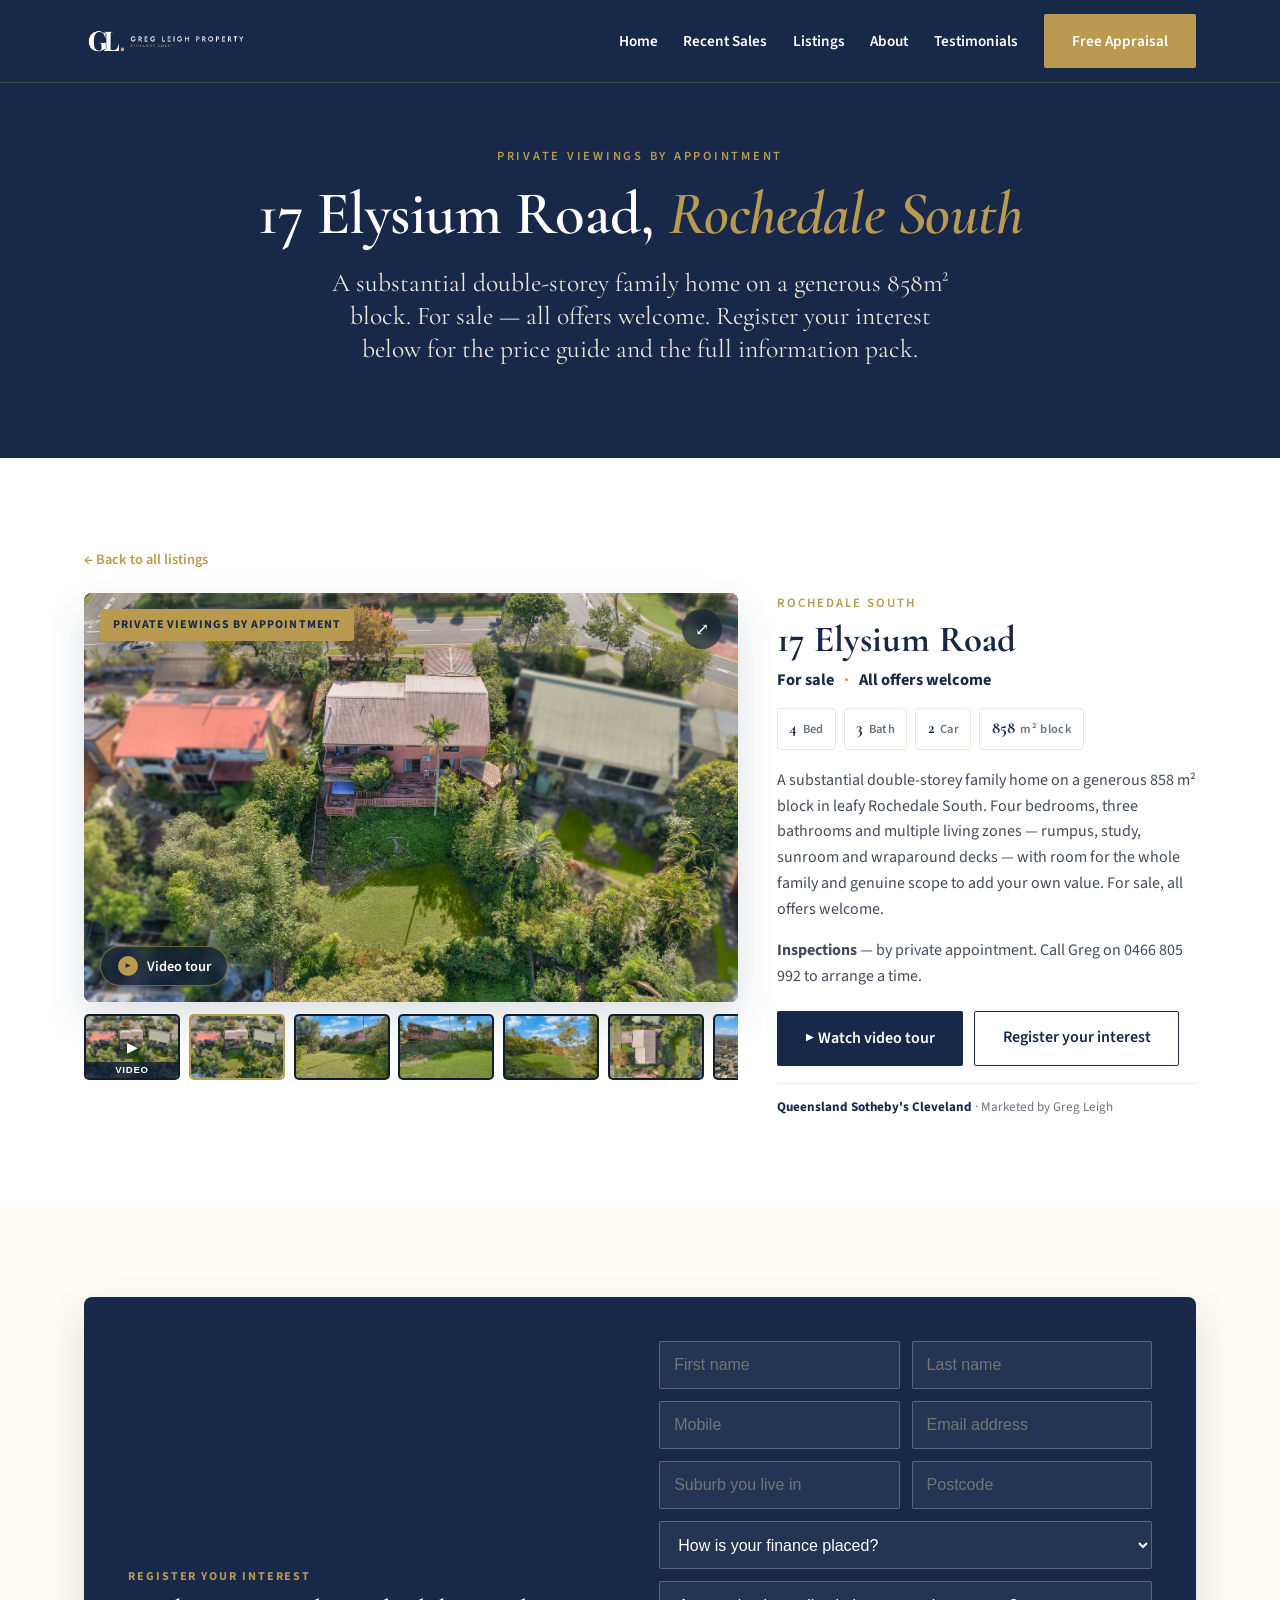
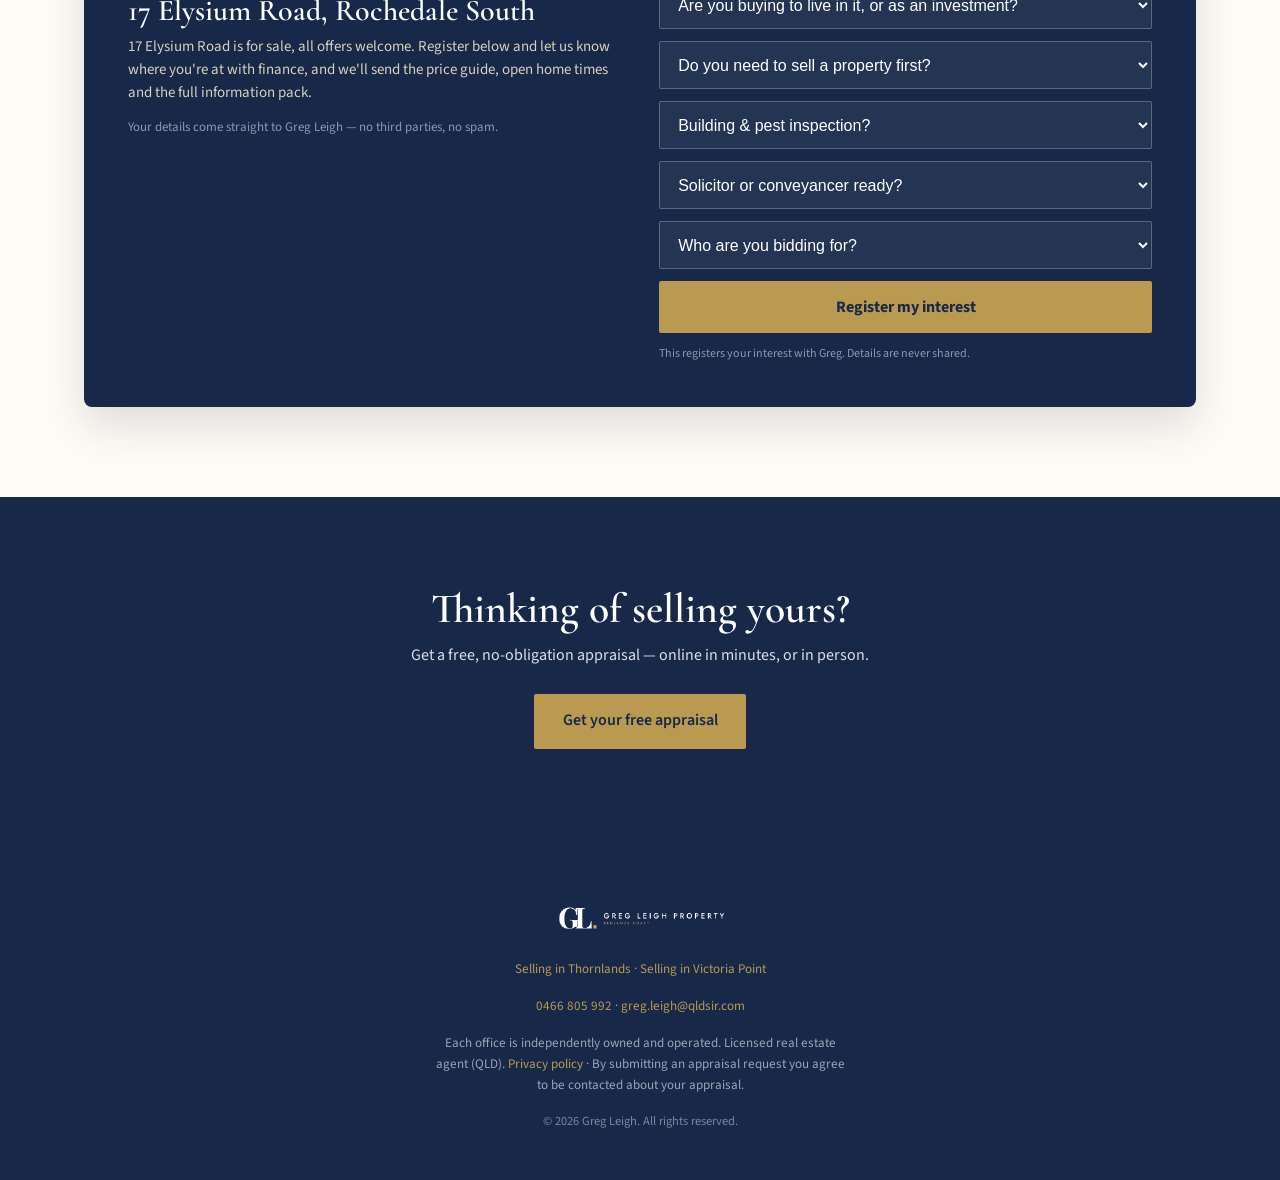
<file: 17-elysium-road.html>
<!DOCTYPE html>
<html lang="en-AU">
<head>
<meta charset="UTF-8" />
<meta name="viewport" content="width=device-width, initial-scale=1.0" />
<title>17 Elysium Road, Rochedale South — For Sale | Greg Leigh, Queensland Sotheby's</title>
<meta name="description" content="17 Elysium Road, Rochedale South — 4 bed, 3 bath, 858m² family home for sale, all offers welcome. Private viewings by appointment. Photos, floor plan and register your interest with Greg Leigh, Queensland Sotheby's International Realty." />
<link rel="preconnect" href="https://fonts.googleapis.com" />
<link rel="preconnect" href="https://fonts.gstatic.com" crossorigin />
<link href="https://fonts.googleapis.com/css2?family=Cormorant+Garamond:wght@500;600;700&family=Source+Sans+3:wght@400;500;600;700&display=swap" rel="stylesheet" />
<link rel="icon" type="image/png" sizes="32x32" href="assets/brand/favicon-32.png" />
<link rel="apple-touch-icon" href="assets/brand/apple-touch-icon.png" />
<link rel="stylesheet" href="assets/styles.css" />
<!-- === tier1:start (managed) === -->
  <link rel="canonical" href="https://gregleighproperty.com.au/17-elysium-road" />
  <meta property="og:site_name" content="Greg Leigh — Queensland Sotheby's International Realty" />
  <meta property="og:locale" content="en_AU" />
  <meta property="og:type" content="website" />
  <meta property="og:url" content="https://gregleighproperty.com.au/17-elysium-road" />
  <meta property="og:title" content="17 Elysium Road, Rochedale South — For Sale" />
  <meta property="og:description" content="4 bed, 3 bath, 858m² family home on a generous block in leafy Rochedale South. For sale, all offers welcome. Private viewings by appointment." />
  <meta property="og:image" content="https://gregleighproperty.com.au/assets/homes/elysium/aerial-2.jpg" />
  <meta property="og:image:width" content="1600" />
  <meta property="og:image:height" content="1198" />
  <meta name="twitter:card" content="summary_large_image" />
  <meta name="twitter:title" content="17 Elysium Road, Rochedale South — For Sale" />
  <meta name="twitter:description" content="4 bed, 3 bath, 858m² family home on a generous block in leafy Rochedale South. For sale, all offers welcome. Private viewings by appointment." />
  <meta name="twitter:image" content="https://gregleighproperty.com.au/assets/homes/elysium/aerial-2.jpg" />
  <script src="/assets/tracking.js" defer></script>
<!-- === tier1:end === -->
</head>
<body>
<header class="site-header">
<nav class="nav">
<a class="nav__logo" href="index.html" aria-label="Greg Leigh — Queensland Sotheby's International Realty">
<img src="assets/brand/gl-logo-full-rev.png" alt="Greg Leigh — Redlands Coast Real Estate" style="height:60px;width:auto;display:block" />
</a>
<button class="nav__toggle" aria-label="Menu"><span></span><span></span><span></span></button>
<div class="nav__links" id="nav-links">
<a class="link" href="index.html">Home</a>
<a class="link" href="sales.html">Recent Sales</a>
<a class="link" href="listings.html">Listings</a>
<a class="link" href="about.html">About</a>
<a class="link" href="testimonials.html">Testimonials</a>
<a class="btn btn--gold" href="https://redlandshomevalue.com.au">Free Appraisal</a>
</div>
</nav>
</header>

<section class="hero hero--page">
<div class="hero__inner">
<div>
<p class="eyebrow">Private viewings by appointment</p>
<h1>17 Elysium Road, <em>Rochedale South</em></h1>
<p class="hero__sub">A substantial double-storey family home on a generous 858m&sup2; block. For sale &mdash; all offers welcome. Register your interest below for the price guide and the full information pack.</p>
</div>
</div>
</section>

<section class="section section--white">
<div class="wrap">
<p style="margin:0 0 1.4rem;font-size:.9rem;"><a class="link" href="listings.html" style="color:var(--gold);text-decoration:none;font-weight:600;">&larr; Back to all listings</a></p>

<!-- 17 Elysium Road, Rochedale South -->
<article class="feature" id="elysium">
<div class="feature__media">
<div class="feature__stage" data-feature="elysium">
<span class="feature__badge2">Private viewings by appointment</span>
<button class="feature__expand" aria-label="Open gallery">⤢</button>
<img class="feature__hero" src="assets/homes/elysium/aerial-2.jpg" alt="17 Elysium Road, Rochedale South — large family block from above" />
<button class="feature__playpill" data-play aria-label="Play video tour"><span class="ico">▶</span> Video tour</button>
</div>
<div class="feature__thumbs" data-thumbs="elysium">
<button class="thumb thumb--video" data-type="video" data-src="assets/homes/elysium/tour.mp4" data-poster="assets/homes/elysium/aerial-2.jpg" aria-label="Video tour"><img src="assets/homes/elysium/aerial-2.jpg" alt="" /><span class="thumb__tag">Video</span></button>
<button class="thumb is-active" data-type="image" data-src="assets/homes/elysium/aerial-2.jpg" aria-label="Photo 1"><img src="assets/homes/elysium/aerial-2.jpg" alt="Aerial of the block" /></button>
<button class="thumb" data-type="image" data-src="assets/homes/elysium/yard-2.jpg" aria-label="Photo 2"><img src="assets/homes/elysium/yard-2.jpg" alt="Home and rear yard" /></button>
<button class="thumb" data-type="image" data-src="assets/homes/elysium/yard-3.jpg" aria-label="Photo 3"><img src="assets/homes/elysium/yard-3.jpg" alt="Home from the backyard" /></button>
<button class="thumb" data-type="image" data-src="assets/homes/elysium/yard-1.jpg" aria-label="Photo 4"><img src="assets/homes/elysium/yard-1.jpg" alt="Level backyard" /></button>
<button class="thumb" data-type="image" data-src="assets/homes/elysium/aerial-site.jpg" aria-label="Photo 5"><img src="assets/homes/elysium/aerial-site.jpg" alt="Block dimensions from above" /></button>
<button class="thumb" data-type="image" data-src="assets/homes/elysium/aerial-locality.jpg" aria-label="Photo 6"><img src="assets/homes/elysium/aerial-locality.jpg" alt="Rochedale South locality" /></button>
<button class="thumb thumb--plan" data-type="image" data-src="assets/homes/elysium/floorplan-1.jpg" aria-label="Floor and site plan"><img src="assets/homes/elysium/floorplan-1.jpg" alt="Floor and site plan" /><span class="thumb__tag">Floor plan</span></button>
</div>
</div>
<div class="feature__info">
<div class="feature__suburb">Rochedale South</div>
<h3 class="feature__addr">17 Elysium Road</h3>
<div class="feature__status">For sale <span class="dot">·</span> All offers welcome</div>
<div class="feature__specs">
<span class="spec"><b>4</b> <span>Bed</span></span>
<span class="spec"><b>3</b> <span>Bath</span></span>
<span class="spec"><b>2</b> <span>Car</span></span>
<span class="spec"><b>858</b> <span>m² block</span></span>
</div>
<p class="feature__desc">A substantial double-storey family home on a generous 858 m² block in leafy Rochedale South. Four bedrooms, three bathrooms and multiple living zones — rumpus, study, sunroom and wraparound decks — with room for the whole family and genuine scope to add your own value. For sale, all offers welcome.</p>
<div class="feature__desc" style="margin-top:-.35rem"><b>Inspections</b> &mdash; by private appointment. Call Greg on 0466 805 992 to arrange a time.</div>
<div class="feature__actions">
<button class="btn btn--navy" data-play-for="elysium">▶ Watch video tour</button>
<a class="btn btn--outline" href="#register">Register your interest</a>
</div>
<div class="feature__attr"><b>Queensland Sotheby's Cleveland</b> · Marketed by Greg Leigh</div>
</div>
</article>

</div>
</section>

<section class="section">
<div class="wrap">
<!-- Register your interest — 17 Elysium Road, Rochedale South -->
<div id="register" style="grid-column:1 / -1;background:#172849;padding:clamp(28px,4vw,44px);border-radius:8px;font-family:'Source Sans 3',-apple-system,'Segoe UI',sans-serif;box-shadow:0 18px 40px rgba(23,40,73,.14);display:grid;grid-template-columns:repeat(auto-fit,minmax(300px,1fr));gap:clamp(20px,3vw,44px);align-items:center;">
<div>
<p style="margin:0 0 8px;font-size:12px;font-weight:700;letter-spacing:.16em;text-transform:uppercase;color:#B99A50;">Register your interest</p>
<h3 style="margin:0 0 6px;font-family:'Cormorant Garamond',Georgia,serif;font-weight:600;font-size:clamp(24px,2.6vw,30px);color:#fff;line-height:1.15;">17 Elysium Road, Rochedale South</h3>
<p style="margin:0 0 12px;font-size:15px;line-height:1.55;color:#D8D0BE;">17 Elysium Road is for sale, all offers welcome. Register below and let us know where you're at with finance, and we'll send the price guide, open home times and the full information pack.</p>
<p style="margin:0;font-size:13px;color:#8E97AC;">Your details come straight to Greg Leigh &mdash; no third parties, no spam.</p>
</div>
<form class="ri-form" data-listing="17 Elysium Road, Rochedale South" novalidate
style="display:grid;grid-template-columns:1fr 1fr;gap:12px;">
<input type="text" name="ri_first_name" placeholder="First name" autocomplete="given-name" required
style="height:48px;padding:0 14px;border:1px solid rgba(255,255,255,.25);border-radius:2px;background:rgba(255,255,255,.06);color:#fff;font-size:16px;" />
<input type="text" name="ri_last_name" placeholder="Last name" autocomplete="family-name" required
style="height:48px;padding:0 14px;border:1px solid rgba(255,255,255,.25);border-radius:2px;background:rgba(255,255,255,.06);color:#fff;font-size:16px;" />
<input type="tel" name="ri_phone" placeholder="Mobile" autocomplete="tel" inputmode="tel" required
style="height:48px;padding:0 14px;border:1px solid rgba(255,255,255,.25);border-radius:2px;background:rgba(255,255,255,.06);color:#fff;font-size:16px;" />
<input type="email" name="ri_email" placeholder="Email address" autocomplete="email" inputmode="email" required
style="height:48px;padding:0 14px;border:1px solid rgba(255,255,255,.25);border-radius:2px;background:rgba(255,255,255,.06);color:#fff;font-size:16px;" />
<input type="text" name="ri_suburb" placeholder="Suburb you live in" autocomplete="address-level2" required
style="height:48px;padding:0 14px;border:1px solid rgba(255,255,255,.25);border-radius:2px;background:rgba(255,255,255,.06);color:#fff;font-size:16px;" />
<input type="text" name="ri_postcode" placeholder="Postcode" autocomplete="postal-code" inputmode="numeric" required
style="height:48px;padding:0 14px;border:1px solid rgba(255,255,255,.25);border-radius:2px;background:rgba(255,255,255,.06);color:#fff;font-size:16px;" />
<select name="ri_finance_status" required
style="grid-column:1 / -1;height:48px;padding:0 14px;border:1px solid rgba(255,255,255,.25);border-radius:2px;background:rgba(255,255,255,.06);color:#fff;font-size:16px;">
<option value="" disabled selected style="color:#172849;">How is your finance placed?</option>
<option value="cash" style="color:#172849;">Cash buyer &mdash; no finance required</option>
<option value="preapproved" style="color:#172849;">Finance pre-approved</option>
<option value="in_progress" style="color:#172849;">Finance application in progress</option>
<option value="not_started" style="color:#172849;">Haven't started finance yet</option>
</select>
<select name="ri_buyer_type" required
style="grid-column:1 / -1;height:48px;padding:0 14px;border:1px solid rgba(255,255,255,.25);border-radius:2px;background:rgba(255,255,255,.06);color:#fff;font-size:16px;">
<option value="" disabled selected style="color:#172849;">Are you buying to live in it, or as an investment?</option>
<option value="owner_occupier" style="color:#172849;">Owner-occupier &mdash; to live in</option>
<option value="investor" style="color:#172849;">Investor</option>
</select>
<select name="ri_selling_first" required
style="grid-column:1 / -1;height:48px;padding:0 14px;border:1px solid rgba(255,255,255,.25);border-radius:2px;background:rgba(255,255,255,.06);color:#fff;font-size:16px;">
<option value="" disabled selected style="color:#172849;">Do you need to sell a property first?</option>
<option value="no" style="color:#172849;">No &mdash; ready to proceed</option>
<option value="yes_listed" style="color:#172849;">Yes &mdash; already selling / listed</option>
<option value="yes_not_started" style="color:#172849;">Yes &mdash; haven't started selling yet</option>
</select>
<select name="ri_pest_status" required
style="grid-column:1 / -1;height:48px;padding:0 14px;border:1px solid rgba(255,255,255,.25);border-radius:2px;background:rgba(255,255,255,.06);color:#fff;font-size:16px;">
<option value="" disabled selected style="color:#172849;">Building &amp; pest inspection?</option>
<option value="completed" style="color:#172849;">Already completed</option>
<option value="booked" style="color:#172849;">Booked / in progress</option>
<option value="need_help" style="color:#172849;">Need help arranging one</option>
<option value="not_started" style="color:#172849;">Haven't started</option>
</select>
<select name="ri_solicitor_ready" required
style="grid-column:1 / -1;height:48px;padding:0 14px;border:1px solid rgba(255,255,255,.25);border-radius:2px;background:rgba(255,255,255,.06);color:#fff;font-size:16px;">
<option value="" disabled selected style="color:#172849;">Solicitor or conveyancer ready?</option>
<option value="yes" style="color:#172849;">Yes, ready to go</option>
<option value="no" style="color:#172849;">No, still need one</option>
<option value="not_sure" style="color:#172849;">Not sure yet</option>
</select>
<select name="ri_bidding_for" required
style="grid-column:1 / -1;height:48px;padding:0 14px;border:1px solid rgba(255,255,255,.25);border-radius:2px;background:rgba(255,255,255,.06);color:#fff;font-size:16px;">
<option value="" disabled selected style="color:#172849;">Who are you bidding for?</option>
<option value="self" style="color:#172849;">Bidding for myself</option>
<option value="someone_else" style="color:#172849;">On behalf of someone else (e.g. buyer's agent, family member)</option>
</select>

<input type="text" name="company" tabindex="-1" autocomplete="off" aria-hidden="true" style="position:absolute;left:-9999px;height:0;width:0;border:0;padding:0;" />
<p class="ri-msg" hidden style="grid-column:1 / -1;margin:0;font-size:14px;color:#F0C9A0;"></p>
<button type="submit" class="btn"
style="grid-column:1 / -1;height:52px;border:0;border-radius:2px;background:#B99A50;color:#172849;font-size:16px;font-weight:700;cursor:pointer;">Register my interest</button>
<p style="grid-column:1 / -1;margin:0;font-size:12px;line-height:1.5;color:#8E97AC;">This registers your interest with Greg. Details are never shared.</p>
</form>
</div>
</div>
</section>

<section class="section cta-band">
<div class="wrap"><h2>Thinking of selling yours?</h2>
<p>Get a free, no-obligation appraisal — online in minutes, or in person.</p>
<a class="btn btn--gold" href="https://redlandshomevalue.com.au">Get your free appraisal</a></div>
</section>

<footer class="site-footer">
<div class="footer__inner">
<img src="assets/brand/gl-logo-full-rev.png" alt="Greg Leigh — Redlands Coast Real Estate" style="height:64px;width:auto;display:inline-block" />
<p class="footer__fine"><a href="thornlands">Selling in Thornlands</a> · <a href="victoria-point">Selling in Victoria Point</a></p>
      <p class="footer__fine"><a href="tel:+61466805992">0466 805 992</a> · <a href="mailto:greg.leigh@qldsir.com">greg.leigh@qldsir.com</a></p>
<p class="footer__fine">Each office is independently owned and operated. Licensed real estate agent (QLD). <a href="https://redlandshomevalue.com.au/#privacy">Privacy policy</a> · By submitting an appraisal request you agree to be contacted about your appraisal.</p>
<p class="footer__copy">&copy; <span id="year">2026</span> Greg Leigh. All rights reserved.</p>
</div>
</footer>

<!-- Lightbox -->
<div class="lightbox" id="lightbox" aria-hidden="true" role="dialog" aria-label="Property gallery">
<button class="lb__close" id="lb-close" aria-label="Close">✕</button>
<button class="lb__nav lb__nav--prev" id="lb-prev" aria-label="Previous">‹</button>
<div class="lb__stage" id="lb-stage"></div>
<button class="lb__nav lb__nav--next" id="lb-next" aria-label="Next">›</button>
<div class="lb__caption" id="lb-caption"></div>
</div>

<script>
(function () {
var ENDPOINT = "https://redlandshomevalue.com.au/.netlify/functions/register-interest";
document.querySelectorAll("form.ri-form").forEach(function (form) {
  form.addEventListener("submit", function (e) {
    e.preventDefault();
    var msg = form.querySelector(".ri-msg");
    var val = function (n) { return (form[n] && form[n].value ? form[n].value : "").trim(); };
    function show(t) { if (msg) { msg.textContent = t; msg.hidden = false; } }
    var email = val("ri_email"), phone = val("ri_phone");
    if (!val("ri_first_name") || !val("ri_last_name")) return show("Please add your first and last name.");
    if (!/^[^@\s]+@[^@\s]+\.[^@\s]+$/.test(email)) return show("Please enter a valid email address.");
    if (phone.replace(/\D/g, "").length < 8) return show("Please enter a valid mobile number.");
    if (form.ri_finance_status && !val("ri_finance_status")) return show("Please let us know how your finance is placed.");
    if (form.ri_buyer_type && !val("ri_buyer_type")) return show("Please let us know if you're buying to live in it or as an investment.");
    if (form.ri_selling_first && !val("ri_selling_first")) return show("Please let us know if you need to sell a property first.");
    if (form.ri_pest_status && !val("ri_pest_status")) return show("Please let us know where you're at with a building & pest inspection.");
    if (form.ri_solicitor_ready && !val("ri_solicitor_ready")) return show("Please let us know if you have a solicitor or conveyancer ready.");
    if (form.ri_bidding_for && !val("ri_bidding_for")) return show("Please let us know who you're bidding for.");
    if (form.ri_unconditional_ack && !form.ri_unconditional_ack.checked) return show("Please confirm you understand the auction is unconditional.");
    if (msg) msg.hidden = true;
    var btn = form.querySelector("button[type=submit]");
    var btnText = btn ? btn.textContent : "";
    if (btn) { btn.disabled = true; btn.textContent = "Sending…"; }
    fetch(ENDPOINT, {
      method: "POST",
      headers: { "Content-Type": "application/json" },
      body: JSON.stringify({
        first_name: val("ri_first_name"), last_name: val("ri_last_name"),
        email: email, phone: phone,
        suburb: val("ri_suburb"), postcode: val("ri_postcode"),
        listing: form.getAttribute("data-listing") || "",
        finance_status: val("ri_finance_status"),
        buyer_type: val("ri_buyer_type"),
        selling_first: val("ri_selling_first"),
        pest_status: val("ri_pest_status"),
        solicitor_ready: val("ri_solicitor_ready"),
        bidding_for: val("ri_bidding_for"),
        unconditional_ack: form.ri_unconditional_ack ? form.ri_unconditional_ack.checked : false,
        company: form.company ? form.company.value : ""
      })
    })
    .then(function (r) { if (!r.ok) throw new Error("HTTP " + r.status); })
    .then(function () {
      var done = document.createElement("p");
      done.style.cssText = "margin:8px 0 0;font-size:17px;font-weight:600;color:#B99A50;";
      done.innerHTML = "✓&nbsp; Thanks — you’re registered. Greg will be in touch personally.";
      form.replaceWith(done);
    })
    .catch(function () {
      if (btn) { btn.disabled = false; btn.textContent = btnText || "Register my interest"; }
      show("Sorry — that didn’t go through. Please try again, or call Greg on 0466 805 992.");
    });
  });
});
})();
</script>
<script src="assets/site.js" defer></script>
<script src="assets/gallery.js" defer></script>
</body>
</html>
</file>
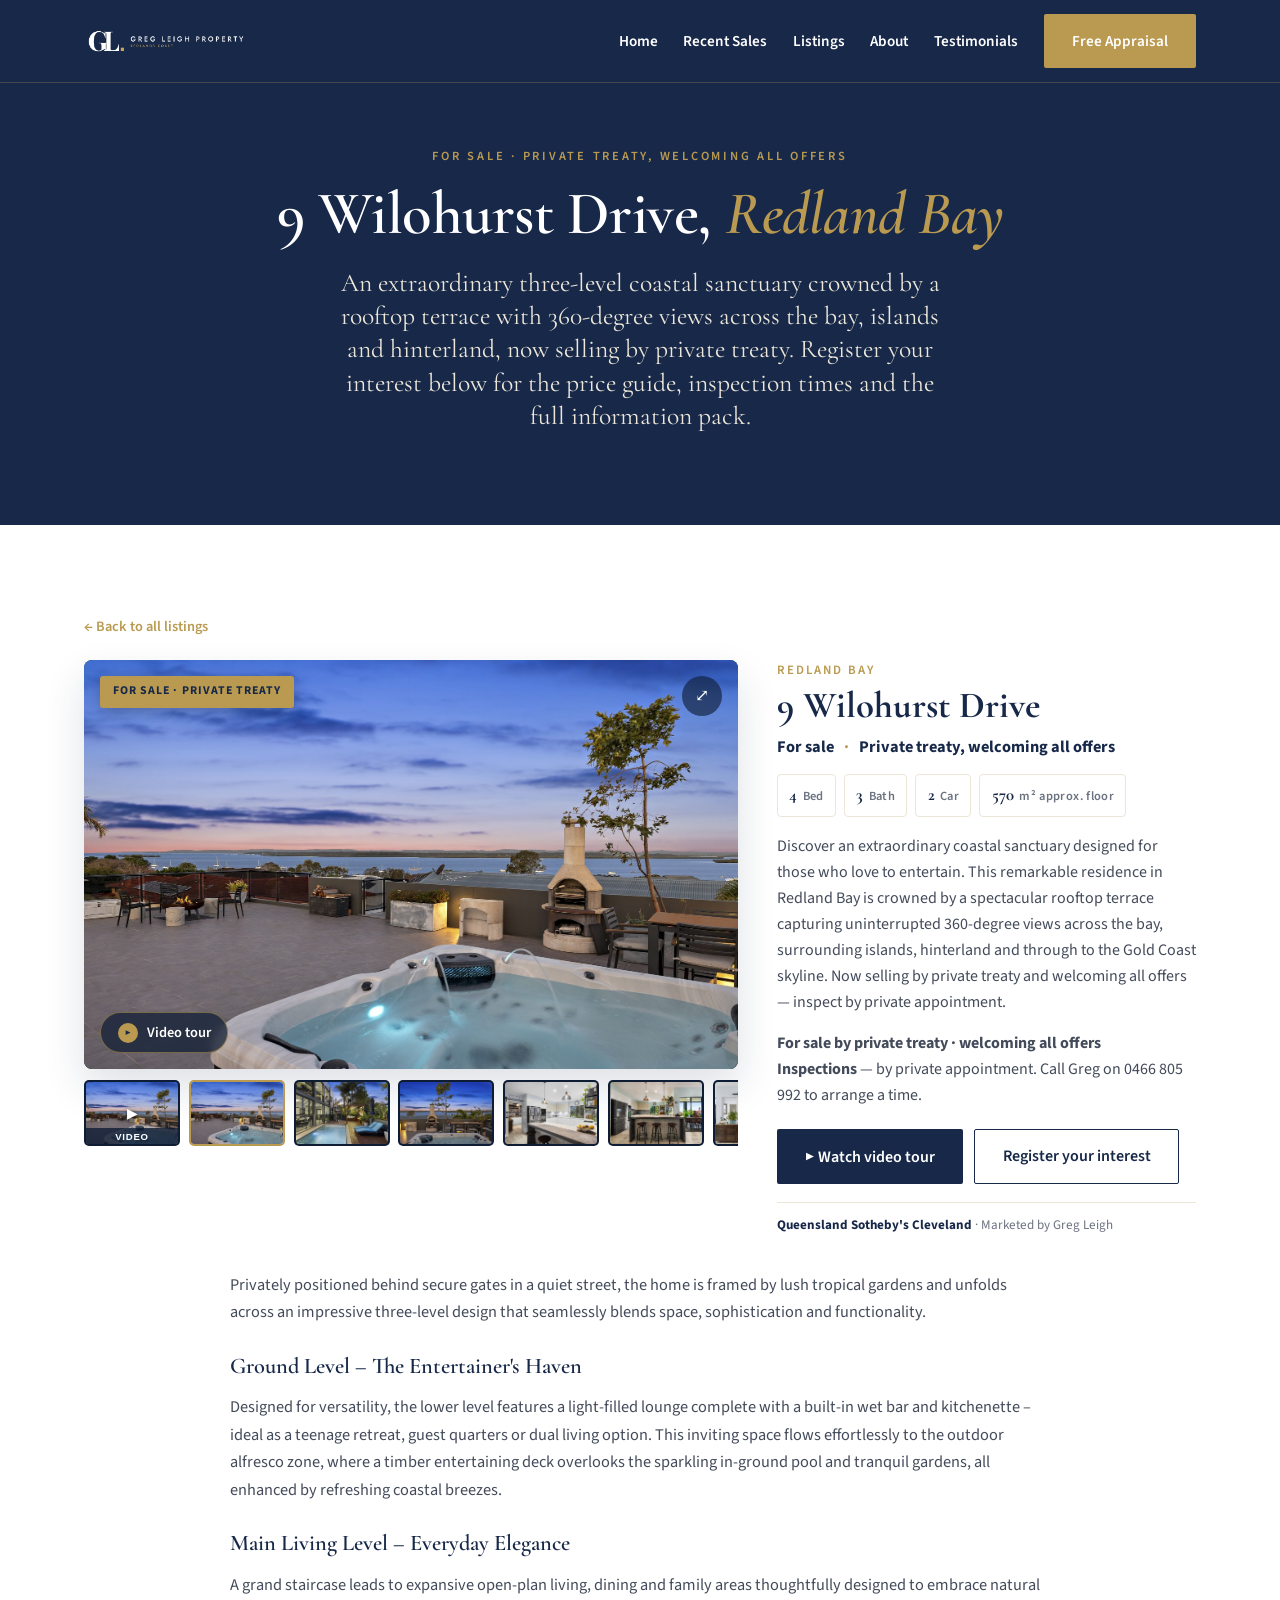
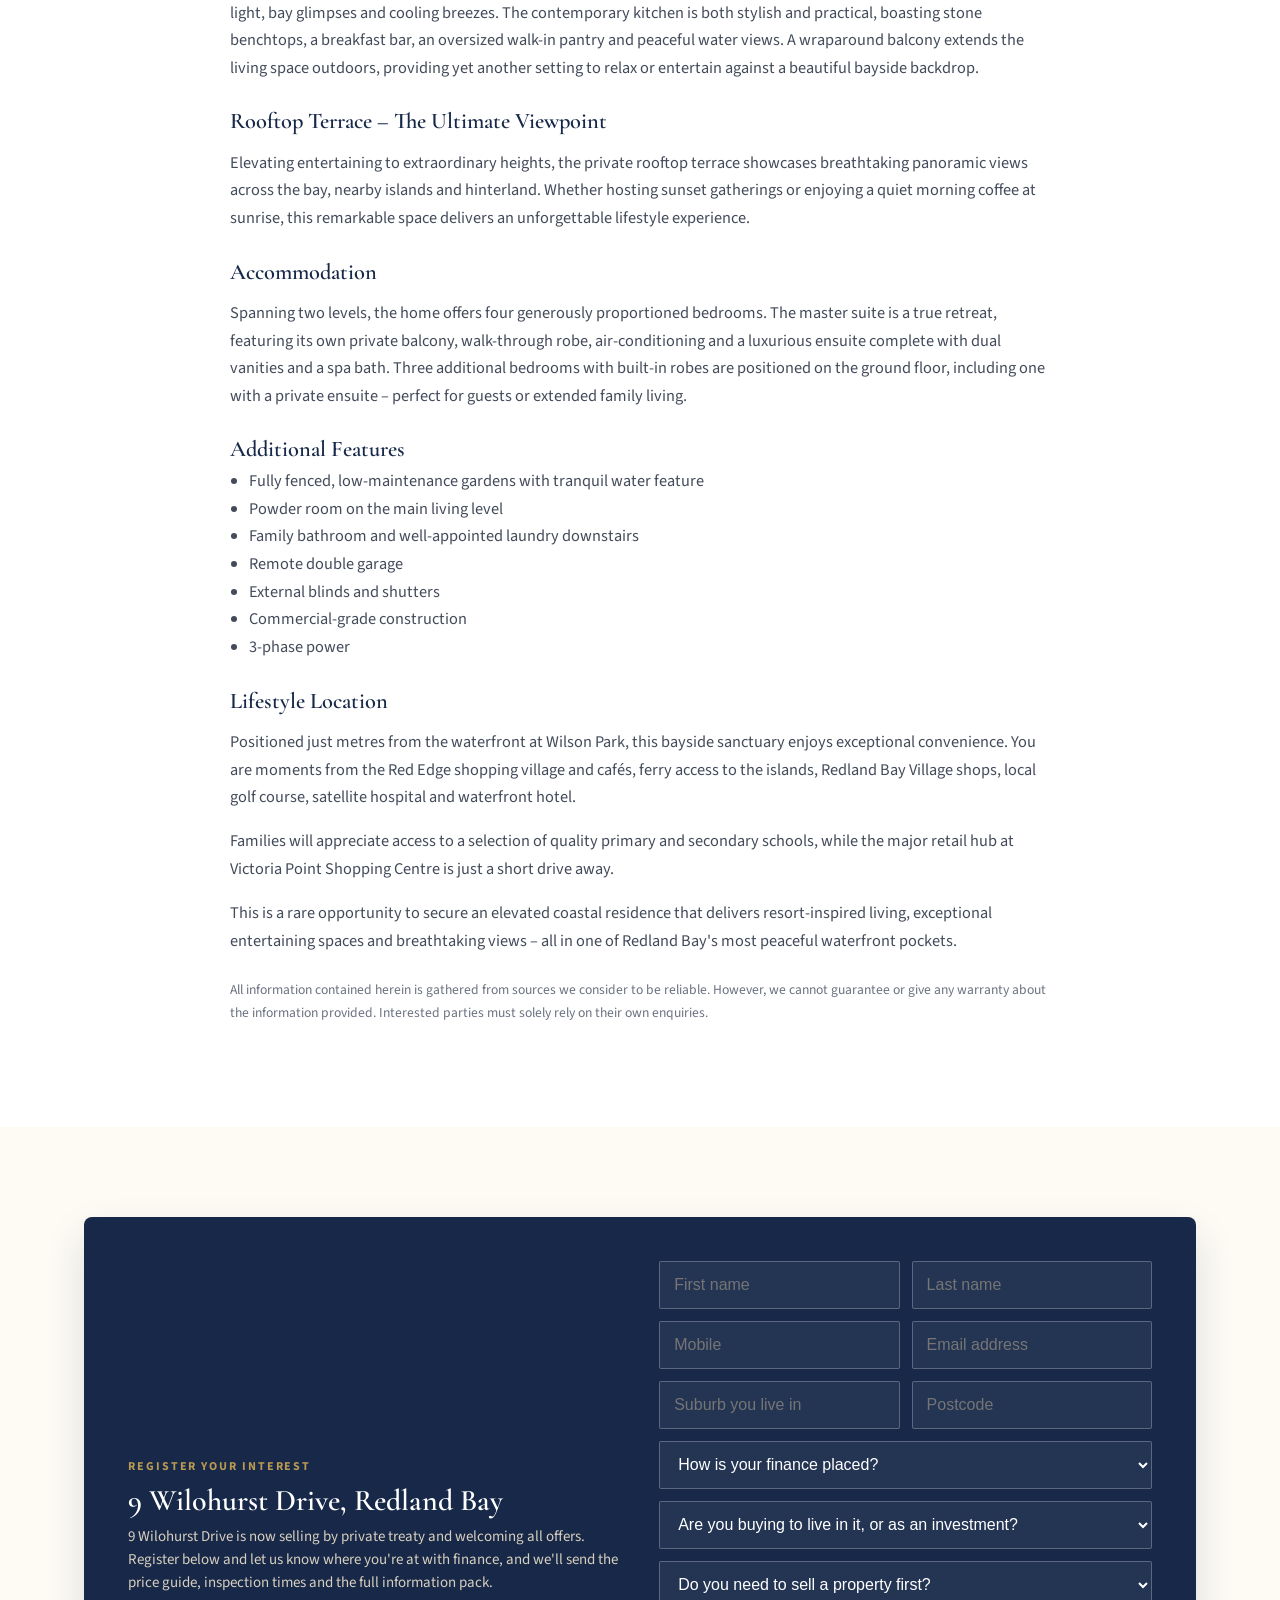
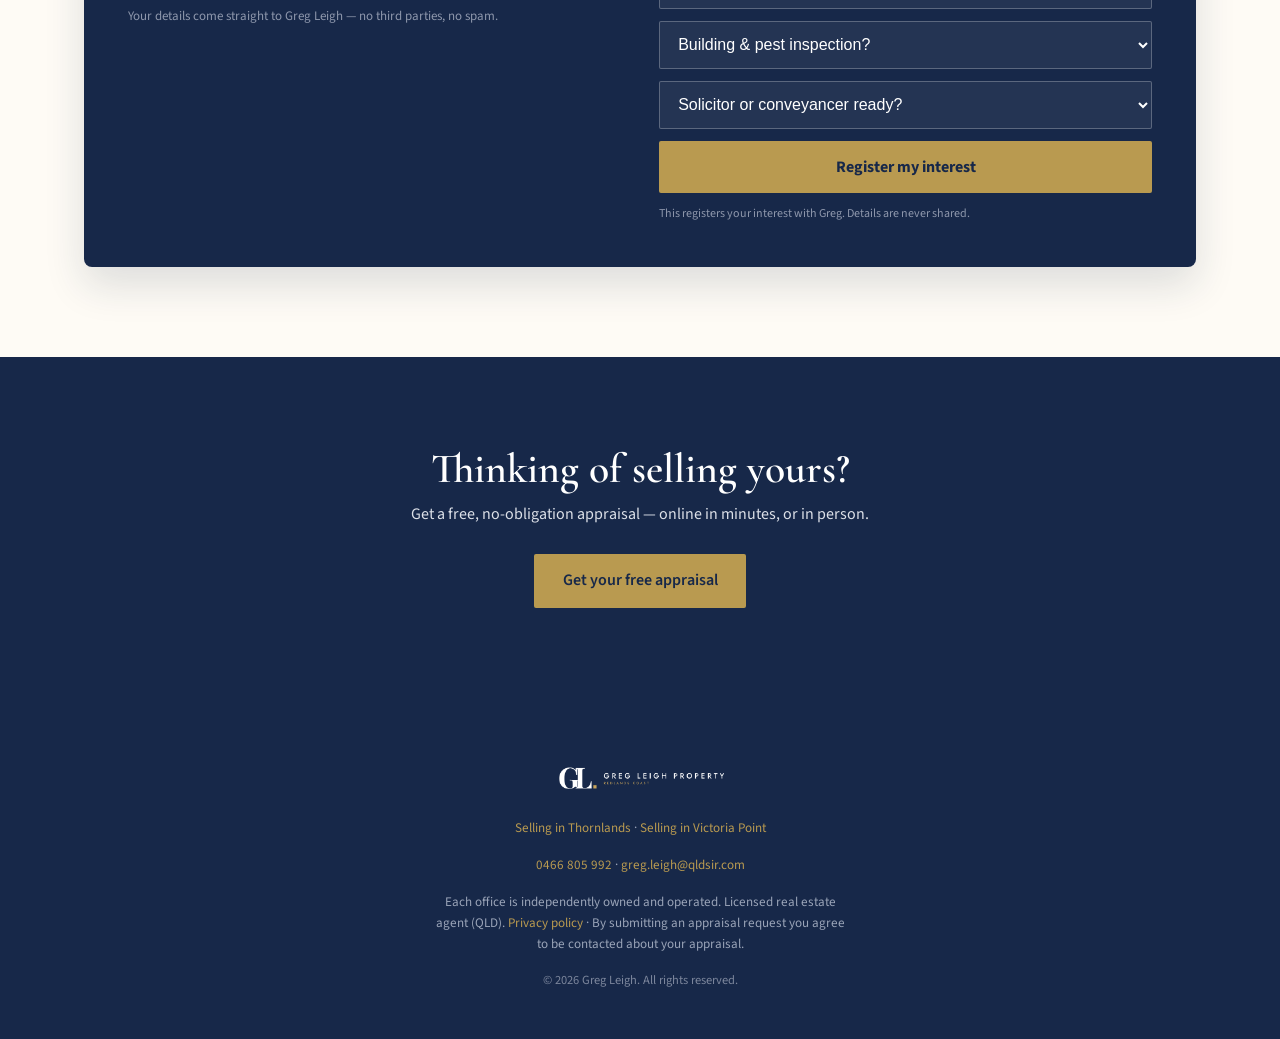
<file: 9-wilohurst-drive.html>
<!DOCTYPE html>
<html lang="en-AU">
<head>
<meta charset="UTF-8" />
<meta name="viewport" content="width=device-width, initial-scale=1.0" />
<title>9 Wilohurst Drive, Redland Bay — For Sale by Private Treaty | Greg Leigh, Queensland Sotheby's</title>
<meta name="description" content="9 Wilohurst Drive, Redland Bay — 4 bed, 3 bath, three-level bayside entertainer with rooftop terrace, pool and 360-degree views, now selling by private treaty and welcoming all offers. Photos, floor plan, open home times and register your interest with Greg Leigh, Queensland Sotheby's International Realty." />
<link rel="preconnect" href="https://fonts.googleapis.com" />
<link rel="preconnect" href="https://fonts.gstatic.com" crossorigin />
<link href="https://fonts.googleapis.com/css2?family=Cormorant+Garamond:wght@500;600;700&family=Source+Sans+3:wght@400;500;600;700&display=swap" rel="stylesheet" />
<link rel="icon" type="image/png" sizes="32x32" href="assets/brand/favicon-32.png" />
<link rel="apple-touch-icon" href="assets/brand/apple-touch-icon.png" />
<link rel="stylesheet" href="assets/styles.css" />
<!-- === tier1:start (managed) === -->
  <link rel="canonical" href="https://gregleighproperty.com.au/9-wilohurst-drive" />
  <meta property="og:site_name" content="Greg Leigh — Queensland Sotheby's International Realty" />
  <meta property="og:locale" content="en_AU" />
  <meta property="og:type" content="website" />
  <meta property="og:url" content="https://gregleighproperty.com.au/9-wilohurst-drive" />
  <meta property="og:title" content="9 Wilohurst Drive, Redland Bay — For Sale, Welcoming All Offers" />
  <meta property="og:description" content="Three-level coastal entertainer with rooftop terrace, pool and 360-degree bay views in a quiet Redland Bay street. Now selling by private treaty and welcoming all offers. Inspect by private appointment." />
  <meta property="og:image" content="https://gregleighproperty.com.au/assets/homes/wilohurst/17.jpg" />
  <meta property="og:image:width" content="1600" />
  <meta property="og:image:height" content="1067" />
  <meta name="twitter:card" content="summary_large_image" />
  <meta name="twitter:title" content="9 Wilohurst Drive, Redland Bay — For Sale, Welcoming All Offers" />
  <meta name="twitter:description" content="Three-level coastal entertainer with rooftop terrace, pool and 360-degree bay views. Now selling by private treaty and welcoming all offers." />
  <meta name="twitter:image" content="https://gregleighproperty.com.au/assets/homes/wilohurst/17.jpg" />
  <script src="/assets/tracking.js" defer></script>
<!-- === tier1:end === -->
</head>
<body>
<header class="site-header">
<nav class="nav">
<a class="nav__logo" href="index.html" aria-label="Greg Leigh — Queensland Sotheby's International Realty">
<img src="assets/brand/gl-logo-full-rev.png" alt="Greg Leigh — Redlands Coast Real Estate" style="height:60px;width:auto;display:block" />
</a>
<button class="nav__toggle" aria-label="Menu"><span></span><span></span><span></span></button>
<div class="nav__links" id="nav-links">
<a class="link" href="index.html">Home</a>
<a class="link" href="sales.html">Recent Sales</a>
<a class="link" href="listings.html">Listings</a>
<a class="link" href="about.html">About</a>
<a class="link" href="testimonials.html">Testimonials</a>
<a class="btn btn--gold" href="https://redlandshomevalue.com.au">Free Appraisal</a>
</div>
</nav>
</header>

<section class="hero hero--page">
<div class="hero__inner">
<div>
<p class="eyebrow">For sale &middot; Private treaty, welcoming all offers</p>
<h1>9 Wilohurst Drive, <em>Redland Bay</em></h1>
<p class="hero__sub">An extraordinary three-level coastal sanctuary crowned by a rooftop terrace with 360-degree views across the bay, islands and hinterland, now selling by private treaty. Register your interest below for the price guide, inspection times and the full information pack.</p>
</div>
</div>
</section>

<section class="section section--white">
<div class="wrap">
<p style="margin:0 0 1.4rem;font-size:.9rem;"><a class="link" href="listings.html" style="color:var(--gold);text-decoration:none;font-weight:600;">&larr; Back to all listings</a></p>

<!-- 9 Wilohurst Drive, Redland Bay -->
<article class="feature" id="wilohurst">
<div class="feature__media">
<div class="feature__stage" data-feature="wilohurst">
<span class="feature__badge2">For sale · Private treaty</span>
<button class="feature__expand" aria-label="Open gallery">⤢</button>
<img class="feature__hero" src="assets/homes/wilohurst/17.jpg" alt="9 Wilohurst Drive, Redland Bay — rooftop terrace at dusk with spa, fire pit and bay views" />
<button class="feature__playpill" data-play aria-label="Play video tour"><span class="ico">▶</span> Video tour</button>
</div>
<div class="feature__thumbs" data-thumbs="wilohurst">
<button class="thumb thumb--video" data-type="video" data-src="assets/homes/wilohurst/tour.mp4" data-poster="assets/homes/wilohurst/17.jpg" aria-label="Video tour"><img src="assets/homes/wilohurst/17.jpg" alt="" /><span class="thumb__tag">Video</span></button>
<button class="thumb is-active" data-type="image" data-src="assets/homes/wilohurst/17.jpg" aria-label="Photo 1"><img src="assets/homes/wilohurst/17.jpg" alt="Rooftop terrace at dusk — spa, fire pit and bay views" loading="lazy" /></button>
<button class="thumb" data-type="image" data-src="assets/homes/wilohurst/19.jpg" aria-label="Photo 2"><img src="assets/homes/wilohurst/19.jpg" alt="Pool and deck at dusk" loading="lazy" /></button>
<button class="thumb" data-type="image" data-src="assets/homes/wilohurst/18.jpg" aria-label="Photo 3"><img src="assets/homes/wilohurst/18.jpg" alt="Rooftop pizza oven and spa at dusk" loading="lazy" /></button>
<button class="thumb" data-type="image" data-src="assets/homes/wilohurst/21.jpg" aria-label="Photo 4"><img src="assets/homes/wilohurst/21.jpg" alt="Kitchen — stone benchtops and breakfast bar" loading="lazy" /></button>
<button class="thumb" data-type="image" data-src="assets/homes/wilohurst/03.jpg" aria-label="Photo 5"><img src="assets/homes/wilohurst/03.jpg" alt="Kitchen and breakfast bar" loading="lazy" /></button>
<button class="thumb" data-type="image" data-src="assets/homes/wilohurst/22.jpg" aria-label="Photo 6"><img src="assets/homes/wilohurst/22.jpg" alt="Walk-in pantry" loading="lazy" /></button>
<button class="thumb" data-type="image" data-src="assets/homes/wilohurst/20.jpg" aria-label="Photo 7"><img src="assets/homes/wilohurst/20.jpg" alt="Dining room" loading="lazy" /></button>
<button class="thumb" data-type="image" data-src="assets/homes/wilohurst/04.jpg" aria-label="Photo 8"><img src="assets/homes/wilohurst/04.jpg" alt="Terrace dining" loading="lazy" /></button>
<button class="thumb" data-type="image" data-src="assets/homes/wilohurst/05.jpg" aria-label="Photo 9"><img src="assets/homes/wilohurst/05.jpg" alt="Living room" loading="lazy" /></button>
<button class="thumb" data-type="image" data-src="assets/homes/wilohurst/01.jpg" aria-label="Photo 10"><img src="assets/homes/wilohurst/01.jpg" alt="Pool and alfresco" loading="lazy" /></button>
<button class="thumb" data-type="image" data-src="assets/homes/wilohurst/06.jpg" aria-label="Photo 11"><img src="assets/homes/wilohurst/06.jpg" alt="Pool deck and pergola" loading="lazy" /></button>
<button class="thumb" data-type="image" data-src="assets/homes/wilohurst/15.jpg" aria-label="Photo 12"><img src="assets/homes/wilohurst/15.jpg" alt="Aerial of home, rooftop and pool" loading="lazy" /></button>
<button class="thumb" data-type="image" data-src="assets/homes/wilohurst/07.jpg" aria-label="Photo 13"><img src="assets/homes/wilohurst/07.jpg" alt="Rooftop fire pit" loading="lazy" /></button>
<button class="thumb" data-type="image" data-src="assets/homes/wilohurst/08.jpg" aria-label="Photo 14"><img src="assets/homes/wilohurst/08.jpg" alt="Rooftop terrace" loading="lazy" /></button>
<button class="thumb" data-type="image" data-src="assets/homes/wilohurst/14.jpg" aria-label="Photo 15"><img src="assets/homes/wilohurst/14.jpg" alt="Staircase" loading="lazy" /></button>
<button class="thumb" data-type="image" data-src="assets/homes/wilohurst/09.jpg" aria-label="Photo 16"><img src="assets/homes/wilohurst/09.jpg" alt="Master bedroom" loading="lazy" /></button>
<button class="thumb" data-type="image" data-src="assets/homes/wilohurst/10.jpg" aria-label="Photo 17"><img src="assets/homes/wilohurst/10.jpg" alt="Bedroom" loading="lazy" /></button>
<button class="thumb" data-type="image" data-src="assets/homes/wilohurst/11.jpg" aria-label="Photo 18"><img src="assets/homes/wilohurst/11.jpg" alt="Bathroom" loading="lazy" /></button>
<button class="thumb" data-type="image" data-src="assets/homes/wilohurst/12.jpg" aria-label="Photo 19"><img src="assets/homes/wilohurst/12.jpg" alt="Ground floor patio" loading="lazy" /></button>
<button class="thumb" data-type="image" data-src="assets/homes/wilohurst/13.jpg" aria-label="Photo 20"><img src="assets/homes/wilohurst/13.jpg" alt="Front garden" loading="lazy" /></button>
<button class="thumb" data-type="image" data-src="assets/homes/wilohurst/02.jpg" aria-label="Photo 21"><img src="assets/homes/wilohurst/02.jpg" alt="Locality — bay and islands" loading="lazy" /></button>
<button class="thumb" data-type="image" data-src="assets/homes/wilohurst/16.jpg" aria-label="Photo 22"><img src="assets/homes/wilohurst/16.jpg" alt="Locality — Redland Bay" loading="lazy" /></button>
<button class="thumb thumb--plan" data-type="image" data-src="assets/homes/wilohurst/floorplan-1.jpg" aria-label="Floor plan"><img src="assets/homes/wilohurst/floorplan-1.jpg" alt="Floor plan" loading="lazy" /><span class="thumb__tag">Floor plan</span></button>
<button class="thumb thumb--plan" data-type="image" data-src="assets/homes/wilohurst/floorplan-2.jpg" aria-label="Site plan"><img src="assets/homes/wilohurst/floorplan-2.jpg" alt="Site plan" loading="lazy" /><span class="thumb__tag">Site plan</span></button>
</div>
</div>
<div class="feature__info">
<div class="feature__suburb">Redland Bay</div>
<h3 class="feature__addr">9 Wilohurst Drive</h3>
<div class="feature__status">For sale <span class="dot">·</span> Private treaty, welcoming all offers</div>
<div class="feature__specs">
<span class="spec"><b>4</b> <span>Bed</span></span>
<span class="spec"><b>3</b> <span>Bath</span></span>
<span class="spec"><b>2</b> <span>Car</span></span>
<span class="spec"><b>570</b> <span>m² approx. floor</span></span>
</div>
<p class="feature__desc">Discover an extraordinary coastal sanctuary designed for those who love to entertain. This remarkable residence in Redland Bay is crowned by a spectacular rooftop terrace capturing uninterrupted 360-degree views across the bay, surrounding islands, hinterland and through to the Gold Coast skyline. Now selling by private treaty and welcoming all offers &mdash; inspect by private appointment.</p>
<div class="feature__desc" id="open-homes" style="margin-top:-.35rem"><b>For sale by private treaty &middot; welcoming all offers</b><br><b>Inspections</b> &mdash; by private appointment. Call Greg on 0466 805 992 to arrange a time.</div>
<div class="feature__actions">
<button class="btn btn--navy" data-play-for="wilohurst">▶ Watch video tour</button>
<a class="btn btn--outline" href="#register">Register your interest</a>
</div>
<div class="feature__attr"><b>Queensland Sotheby's Cleveland</b> · Marketed by Greg Leigh</div>
</div>
</article>

<!-- Full description -->
<div class="feature__desc" style="max-width:820px;margin:2.2rem auto 0;font-size:1.02rem;line-height:1.7;">
<p>Privately positioned behind secure gates in a quiet street, the home is framed by lush tropical gardens and unfolds across an impressive three-level design that seamlessly blends space, sophistication and functionality.</p>
<h3 style="font-family:'Cormorant Garamond',Georgia,serif;font-weight:600;font-size:1.4rem;margin:1.6rem 0 .4rem;color:var(--navy,#172849);">Ground Level &ndash; The Entertainer's Haven</h3>
<p>Designed for versatility, the lower level features a light-filled lounge complete with a built-in wet bar and kitchenette &ndash; ideal as a teenage retreat, guest quarters or dual living option. This inviting space flows effortlessly to the outdoor alfresco zone, where a timber entertaining deck overlooks the sparkling in-ground pool and tranquil gardens, all enhanced by refreshing coastal breezes.</p>
<h3 style="font-family:'Cormorant Garamond',Georgia,serif;font-weight:600;font-size:1.4rem;margin:1.6rem 0 .4rem;color:var(--navy,#172849);">Main Living Level &ndash; Everyday Elegance</h3>
<p>A grand staircase leads to expansive open-plan living, dining and family areas thoughtfully designed to embrace natural light, bay glimpses and cooling breezes. The contemporary kitchen is both stylish and practical, boasting stone benchtops, a breakfast bar, an oversized walk-in pantry and peaceful water views. A wraparound balcony extends the living space outdoors, providing yet another setting to relax or entertain against a beautiful bayside backdrop.</p>
<h3 style="font-family:'Cormorant Garamond',Georgia,serif;font-weight:600;font-size:1.4rem;margin:1.6rem 0 .4rem;color:var(--navy,#172849);">Rooftop Terrace &ndash; The Ultimate Viewpoint</h3>
<p>Elevating entertaining to extraordinary heights, the private rooftop terrace showcases breathtaking panoramic views across the bay, nearby islands and hinterland. Whether hosting sunset gatherings or enjoying a quiet morning coffee at sunrise, this remarkable space delivers an unforgettable lifestyle experience.</p>
<h3 style="font-family:'Cormorant Garamond',Georgia,serif;font-weight:600;font-size:1.4rem;margin:1.6rem 0 .4rem;color:var(--navy,#172849);">Accommodation</h3>
<p>Spanning two levels, the home offers four generously proportioned bedrooms. The master suite is a true retreat, featuring its own private balcony, walk-through robe, air-conditioning and a luxurious ensuite complete with dual vanities and a spa bath. Three additional bedrooms with built-in robes are positioned on the ground floor, including one with a private ensuite &ndash; perfect for guests or extended family living.</p>
<h3 style="font-family:'Cormorant Garamond',Georgia,serif;font-weight:600;font-size:1.4rem;margin:1.6rem 0 .4rem;color:var(--navy,#172849);">Additional Features</h3>
<ul style="padding-left:1.2rem;margin:0 0 1rem;">
<li>Fully fenced, low-maintenance gardens with tranquil water feature</li>
<li>Powder room on the main living level</li>
<li>Family bathroom and well-appointed laundry downstairs</li>
<li>Remote double garage</li>
<li>External blinds and shutters</li>
<li>Commercial-grade construction</li>
<li>3-phase power</li>
</ul>
<h3 style="font-family:'Cormorant Garamond',Georgia,serif;font-weight:600;font-size:1.4rem;margin:1.6rem 0 .4rem;color:var(--navy,#172849);">Lifestyle Location</h3>
<p>Positioned just metres from the waterfront at Wilson Park, this bayside sanctuary enjoys exceptional convenience. You are moments from the Red Edge shopping village and caf&eacute;s, ferry access to the islands, Redland Bay Village shops, local golf course, satellite hospital and waterfront hotel.</p>
<p>Families will appreciate access to a selection of quality primary and secondary schools, while the major retail hub at Victoria Point Shopping Centre is just a short drive away.</p>
<p>This is a rare opportunity to secure an elevated coastal residence that delivers resort-inspired living, exceptional entertaining spaces and breathtaking views &ndash; all in one of Redland Bay's most peaceful waterfront pockets.</p>
<p style="font-size:.85rem;color:#6b7280;margin-top:1.4rem;">All information contained herein is gathered from sources we consider to be reliable. However, we cannot guarantee or give any warranty about the information provided. Interested parties must solely rely on their own enquiries.</p>
</div>

</div>
</section>

<section class="section">
<div class="wrap">
<!-- Register your interest — 9 Wilohurst Drive, Redland Bay -->
<div id="register" style="grid-column:1 / -1;background:#172849;padding:clamp(28px,4vw,44px);border-radius:8px;font-family:'Source Sans 3',-apple-system,'Segoe UI',sans-serif;box-shadow:0 18px 40px rgba(23,40,73,.14);display:grid;grid-template-columns:repeat(auto-fit,minmax(300px,1fr));gap:clamp(20px,3vw,44px);align-items:center;">
<div>
<p style="margin:0 0 8px;font-size:12px;font-weight:700;letter-spacing:.16em;text-transform:uppercase;color:#B99A50;">Register your interest</p>
<h3 style="margin:0 0 6px;font-family:'Cormorant Garamond',Georgia,serif;font-weight:600;font-size:clamp(24px,2.6vw,30px);color:#fff;line-height:1.15;">9 Wilohurst Drive, Redland Bay</h3>
<p style="margin:0 0 12px;font-size:15px;line-height:1.55;color:#D8D0BE;">9 Wilohurst Drive is now selling by private treaty and welcoming all offers. Register below and let us know where you're at with finance, and we'll send the price guide, inspection times and the full information pack.</p>
<p style="margin:0;font-size:13px;color:#8E97AC;">Your details come straight to Greg Leigh &mdash; no third parties, no spam.</p>
</div>
<form class="ri-form" data-listing="9 Wilohurst Drive, Redland Bay" novalidate
style="display:grid;grid-template-columns:1fr 1fr;gap:12px;">
<input type="text" name="ri_first_name" placeholder="First name" autocomplete="given-name" required
style="height:48px;padding:0 14px;border:1px solid rgba(255,255,255,.25);border-radius:2px;background:rgba(255,255,255,.06);color:#fff;font-size:16px;" />
<input type="text" name="ri_last_name" placeholder="Last name" autocomplete="family-name" required
style="height:48px;padding:0 14px;border:1px solid rgba(255,255,255,.25);border-radius:2px;background:rgba(255,255,255,.06);color:#fff;font-size:16px;" />
<input type="tel" name="ri_phone" placeholder="Mobile" autocomplete="tel" inputmode="tel" required
style="height:48px;padding:0 14px;border:1px solid rgba(255,255,255,.25);border-radius:2px;background:rgba(255,255,255,.06);color:#fff;font-size:16px;" />
<input type="email" name="ri_email" placeholder="Email address" autocomplete="email" inputmode="email" required
style="height:48px;padding:0 14px;border:1px solid rgba(255,255,255,.25);border-radius:2px;background:rgba(255,255,255,.06);color:#fff;font-size:16px;" />
<input type="text" name="ri_suburb" placeholder="Suburb you live in" autocomplete="address-level2" required
style="height:48px;padding:0 14px;border:1px solid rgba(255,255,255,.25);border-radius:2px;background:rgba(255,255,255,.06);color:#fff;font-size:16px;" />
<input type="text" name="ri_postcode" placeholder="Postcode" autocomplete="postal-code" inputmode="numeric" required
style="height:48px;padding:0 14px;border:1px solid rgba(255,255,255,.25);border-radius:2px;background:rgba(255,255,255,.06);color:#fff;font-size:16px;" />
<select name="ri_finance_status" required
style="grid-column:1 / -1;height:48px;padding:0 14px;border:1px solid rgba(255,255,255,.25);border-radius:2px;background:rgba(255,255,255,.06);color:#fff;font-size:16px;">
<option value="" disabled selected style="color:#172849;">How is your finance placed?</option>
<option value="cash" style="color:#172849;">Cash buyer &mdash; no finance required</option>
<option value="preapproved" style="color:#172849;">Finance pre-approved</option>
<option value="in_progress" style="color:#172849;">Finance application in progress</option>
<option value="not_started" style="color:#172849;">Haven't started finance yet</option>
</select>
<select name="ri_buyer_type" required
style="grid-column:1 / -1;height:48px;padding:0 14px;border:1px solid rgba(255,255,255,.25);border-radius:2px;background:rgba(255,255,255,.06);color:#fff;font-size:16px;">
<option value="" disabled selected style="color:#172849;">Are you buying to live in it, or as an investment?</option>
<option value="owner_occupier" style="color:#172849;">Owner-occupier &mdash; to live in</option>
<option value="investor" style="color:#172849;">Investor</option>
</select>
<select name="ri_selling_first" required
style="grid-column:1 / -1;height:48px;padding:0 14px;border:1px solid rgba(255,255,255,.25);border-radius:2px;background:rgba(255,255,255,.06);color:#fff;font-size:16px;">
<option value="" disabled selected style="color:#172849;">Do you need to sell a property first?</option>
<option value="no" style="color:#172849;">No &mdash; ready to proceed</option>
<option value="yes_listed" style="color:#172849;">Yes &mdash; already selling / listed</option>
<option value="yes_not_started" style="color:#172849;">Yes &mdash; haven't started selling yet</option>
</select>
<select name="ri_pest_status" required
style="grid-column:1 / -1;height:48px;padding:0 14px;border:1px solid rgba(255,255,255,.25);border-radius:2px;background:rgba(255,255,255,.06);color:#fff;font-size:16px;">
<option value="" disabled selected style="color:#172849;">Building &amp; pest inspection?</option>
<option value="completed" style="color:#172849;">Already completed</option>
<option value="booked" style="color:#172849;">Booked / in progress</option>
<option value="need_help" style="color:#172849;">Need help arranging one</option>
<option value="not_started" style="color:#172849;">Haven't started</option>
</select>
<select name="ri_solicitor_ready" required
style="grid-column:1 / -1;height:48px;padding:0 14px;border:1px solid rgba(255,255,255,.25);border-radius:2px;background:rgba(255,255,255,.06);color:#fff;font-size:16px;">
<option value="" disabled selected style="color:#172849;">Solicitor or conveyancer ready?</option>
<option value="yes" style="color:#172849;">Yes, ready to go</option>
<option value="no" style="color:#172849;">No, still need one</option>
<option value="not_sure" style="color:#172849;">Not sure yet</option>
</select>
<input type="text" name="company" tabindex="-1" autocomplete="off" aria-hidden="true" style="position:absolute;left:-9999px;height:0;width:0;border:0;padding:0;" />
<p class="ri-msg" hidden style="grid-column:1 / -1;margin:0;font-size:14px;color:#F0C9A0;"></p>
<button type="submit" class="btn"
style="grid-column:1 / -1;height:52px;border:0;border-radius:2px;background:#B99A50;color:#172849;font-size:16px;font-weight:700;cursor:pointer;">Register my interest</button>
<p style="grid-column:1 / -1;margin:0;font-size:12px;line-height:1.5;color:#8E97AC;">This registers your interest with Greg. Details are never shared.</p>
</form>
</div>
</div>
</section>

<section class="section cta-band">
<div class="wrap"><h2>Thinking of selling yours?</h2>
<p>Get a free, no-obligation appraisal — online in minutes, or in person.</p>
<a class="btn btn--gold" href="https://redlandshomevalue.com.au">Get your free appraisal</a></div>
</section>

<footer class="site-footer">
<div class="footer__inner">
<img src="assets/brand/gl-logo-full-rev.png" alt="Greg Leigh — Redlands Coast Real Estate" style="height:64px;width:auto;display:inline-block" />
<p class="footer__fine"><a href="thornlands">Selling in Thornlands</a> · <a href="victoria-point">Selling in Victoria Point</a></p>
      <p class="footer__fine"><a href="tel:+61466805992">0466 805 992</a> · <a href="mailto:greg.leigh@qldsir.com">greg.leigh@qldsir.com</a></p>
<p class="footer__fine">Each office is independently owned and operated. Licensed real estate agent (QLD). <a href="https://redlandshomevalue.com.au/#privacy">Privacy policy</a> · By submitting an appraisal request you agree to be contacted about your appraisal.</p>
<p class="footer__copy">&copy; <span id="year">2026</span> Greg Leigh. All rights reserved.</p>
</div>
</footer>

<!-- Lightbox -->
<div class="lightbox" id="lightbox" aria-hidden="true" role="dialog" aria-label="Property gallery">
<button class="lb__close" id="lb-close" aria-label="Close">✕</button>
<button class="lb__nav lb__nav--prev" id="lb-prev" aria-label="Previous">‹</button>
<div class="lb__stage" id="lb-stage"></div>
<button class="lb__nav lb__nav--next" id="lb-next" aria-label="Next">›</button>
<div class="lb__caption" id="lb-caption"></div>
</div>

<script>
(function () {
var ENDPOINT = "https://redlandshomevalue.com.au/.netlify/functions/register-interest";
document.querySelectorAll("form.ri-form").forEach(function (form) {
  form.addEventListener("submit", function (e) {
    e.preventDefault();
    var msg = form.querySelector(".ri-msg");
    var val = function (n) { return (form[n] && form[n].value ? form[n].value : "").trim(); };
    function show(t) { if (msg) { msg.textContent = t; msg.hidden = false; } }
    var email = val("ri_email"), phone = val("ri_phone");
    if (!val("ri_first_name") || !val("ri_last_name")) return show("Please add your first and last name.");
    if (!/^[^@\s]+@[^@\s]+\.[^@\s]+$/.test(email)) return show("Please enter a valid email address.");
    if (phone.replace(/\D/g, "").length < 8) return show("Please enter a valid mobile number.");
    if (form.ri_finance_status && !val("ri_finance_status")) return show("Please let us know how your finance is placed.");
    if (form.ri_buyer_type && !val("ri_buyer_type")) return show("Please let us know if you're buying to live in it or as an investment.");
    if (form.ri_selling_first && !val("ri_selling_first")) return show("Please let us know if you need to sell a property first.");
    if (form.ri_pest_status && !val("ri_pest_status")) return show("Please let us know where you're at with a building & pest inspection.");
    if (form.ri_solicitor_ready && !val("ri_solicitor_ready")) return show("Please let us know if you have a solicitor or conveyancer ready.");
    if (msg) msg.hidden = true;
    var btn = form.querySelector("button[type=submit]");
    var btnText = btn ? btn.textContent : "";
    if (btn) { btn.disabled = true; btn.textContent = "Sending…"; }
    fetch(ENDPOINT, {
      method: "POST",
      headers: { "Content-Type": "application/json" },
      body: JSON.stringify({
        first_name: val("ri_first_name"), last_name: val("ri_last_name"),
        email: email, phone: phone,
        suburb: val("ri_suburb"), postcode: val("ri_postcode"),
        listing: form.getAttribute("data-listing") || "",
        finance_status: val("ri_finance_status"),
        buyer_type: val("ri_buyer_type"),
        selling_first: val("ri_selling_first"),
        pest_status: val("ri_pest_status"),
        solicitor_ready: val("ri_solicitor_ready"),
        bidding_for: val("ri_bidding_for"),
        unconditional_ack: form.ri_unconditional_ack ? form.ri_unconditional_ack.checked : false,
        company: form.company ? form.company.value : ""
      })
    })
    .then(function (r) { if (!r.ok) throw new Error("HTTP " + r.status); })
    .then(function () {
      var done = document.createElement("p");
      done.style.cssText = "margin:8px 0 0;font-size:17px;font-weight:600;color:#B99A50;";
      done.innerHTML = "✓&nbsp; Thanks — you’re registered. Greg will be in touch personally.";
      form.replaceWith(done);
    })
    .catch(function () {
      if (btn) { btn.disabled = false; btn.textContent = btnText || "Register my interest"; }
      show("Sorry — that didn’t go through. Please try again, or call Greg on 0466 805 992.");
    });
  });
});
})();
</script>
<script src="assets/site.js" defer></script>
<script src="assets/gallery.js" defer></script>
</body>
</html>
</file>
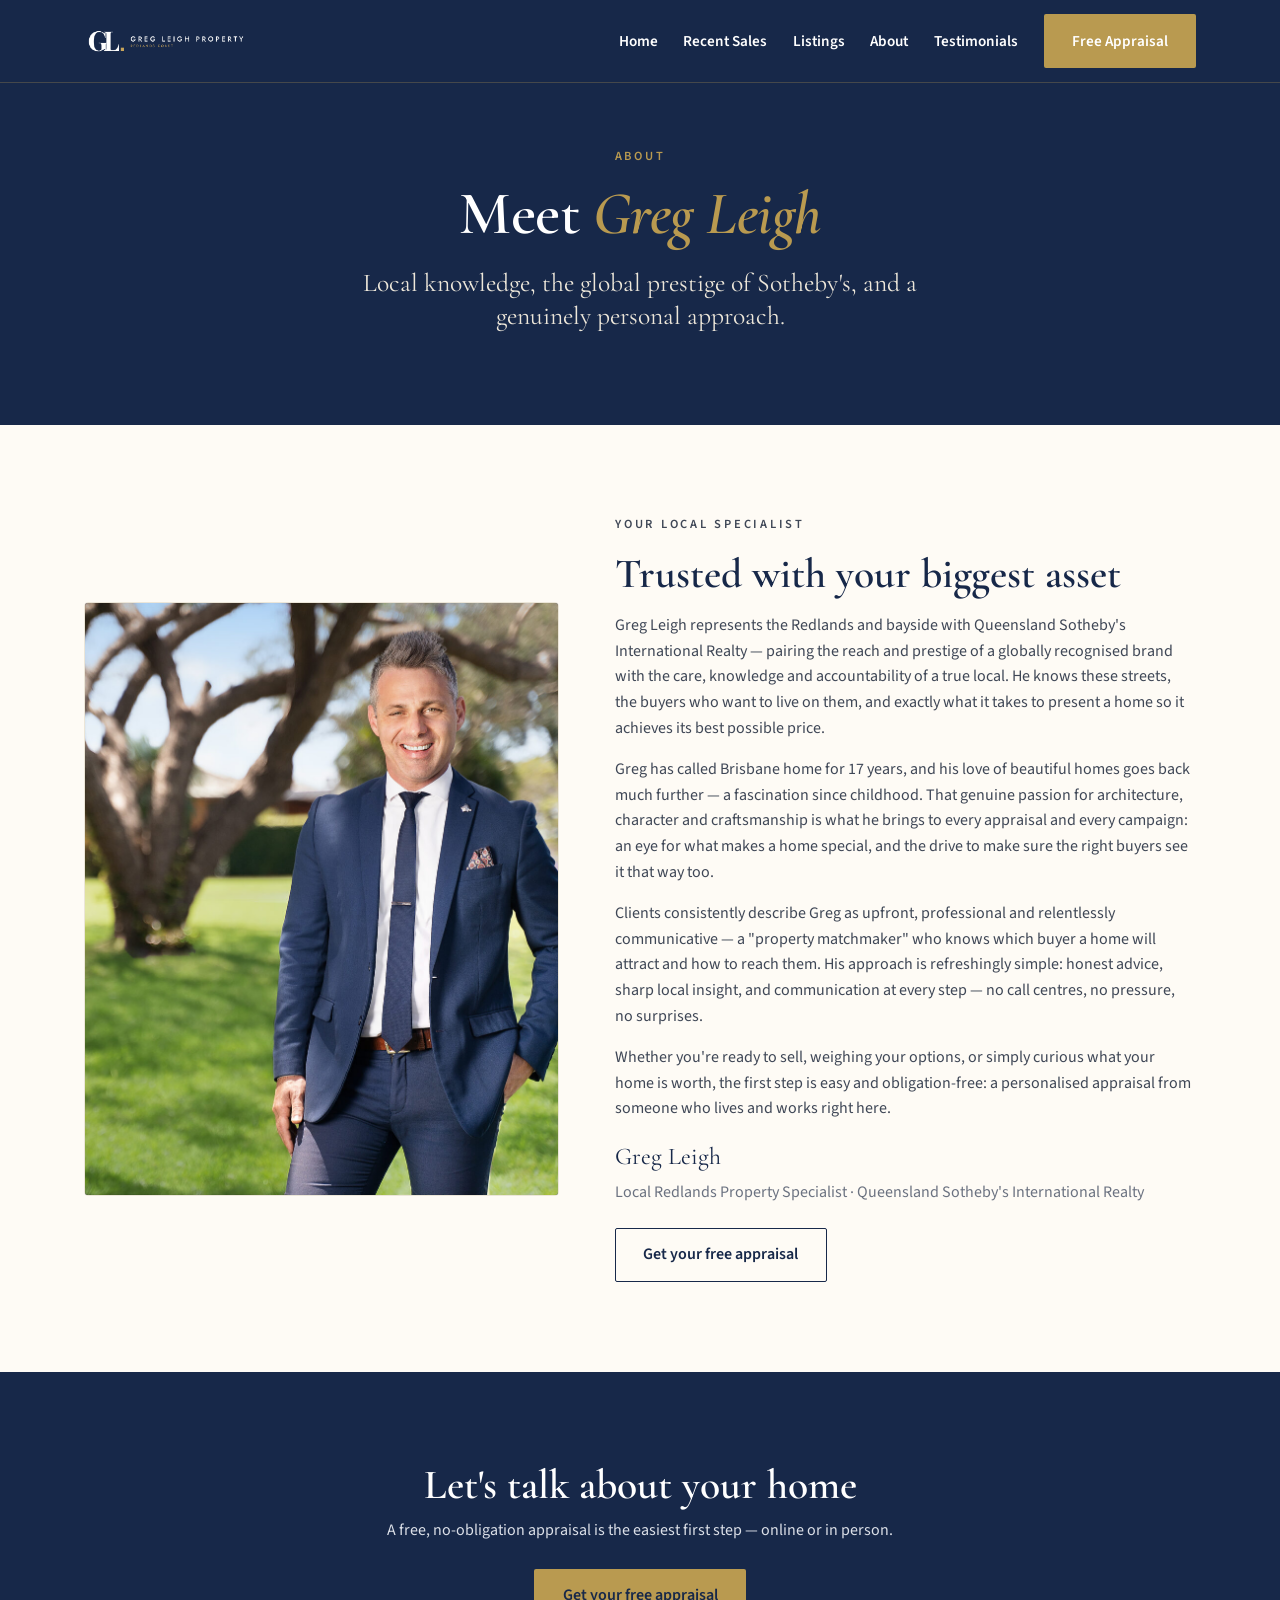
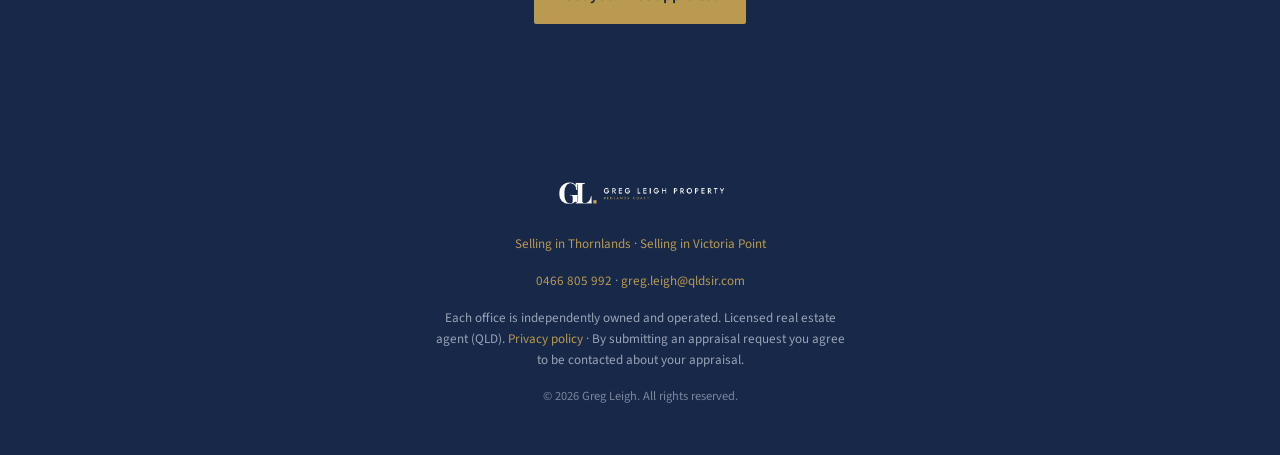
<file: about.html>
<!DOCTYPE html>
<html lang="en-AU">
<head>
  <meta charset="UTF-8" />
  <meta name="viewport" content="width=device-width, initial-scale=1.0" />
  <title>About Greg Leigh — Queensland Sotheby's International Realty</title>
  <meta name="description" content="Meet Greg Leigh — your local Redlands property specialist with the global reach of Sotheby's International Realty." />
  <link rel="preconnect" href="https://fonts.googleapis.com" />
  <link rel="preconnect" href="https://fonts.gstatic.com" crossorigin />
  <link href="https://fonts.googleapis.com/css2?family=Cormorant+Garamond:wght@500;600;700&family=Source+Sans+3:wght@400;500;600;700&display=swap" rel="stylesheet" />
  <link rel="icon" type="image/png" sizes="32x32" href="assets/brand/favicon-32.png" />
  <link rel="apple-touch-icon" href="assets/brand/apple-touch-icon.png" />
  <link rel="stylesheet" href="assets/styles.css" />
<!-- === tier1:start (managed) === -->
  <link rel="canonical" href="https://gregleighproperty.com.au/about" />
  <meta property="og:site_name" content="Greg Leigh — Queensland Sotheby's International Realty" />
  <meta property="og:locale" content="en_AU" />
  <meta property="og:type" content="website" />
  <meta property="og:url" content="https://gregleighproperty.com.au/about" />
  <meta property="og:title" content="About Greg Leigh — Queensland Sotheby's International Realty" />
  <meta property="og:description" content="Meet Greg Leigh — your local Redlands property specialist with the global reach of Sotheby's International Realty." />
  <meta property="og:image" content="https://gregleighproperty.com.au/assets/brand/og-share.jpg" />
  <meta property="og:image:width" content="1200" />
  <meta property="og:image:height" content="630" />
  <meta name="twitter:card" content="summary_large_image" />
  <meta name="twitter:title" content="About Greg Leigh — Queensland Sotheby's International Realty" />
  <meta name="twitter:description" content="Meet Greg Leigh — your local Redlands property specialist with the global reach of Sotheby's International Realty." />
  <meta name="twitter:image" content="https://gregleighproperty.com.au/assets/brand/og-share.jpg" />
  <script src="/assets/tracking.js" defer></script>
<!-- === tier1:end === -->
</head>
<body>
  <header class="site-header">
    <nav class="nav">
      <a class="nav__logo" href="index.html" aria-label="Greg Leigh — Queensland Sotheby's International Realty">
        <img src="assets/brand/gl-logo-full-rev.png" alt="Greg Leigh — Redlands Coast Real Estate" style="height:60px;width:auto;display:block" />
      </a>
      <button class="nav__toggle" aria-label="Menu"><span></span><span></span><span></span></button>
      <div class="nav__links" id="nav-links">
        <a class="link" href="index.html">Home</a>
        <a class="link" href="sales.html">Recent Sales</a>
        <a class="link" href="listings.html">Listings</a>
        <a class="link" href="about.html">About</a>
        <a class="link" href="testimonials.html">Testimonials</a>
        <a class="btn btn--gold" href="https://redlandshomevalue.com.au">Free Appraisal</a>
      </div>
    </nav>
  </header>

  <section class="hero hero--page">
    <div class="hero__inner">
      <div>
        <p class="eyebrow">About</p>
        <h1>Meet <em>Greg Leigh</em></h1>
        <p class="hero__sub">Local knowledge, the global prestige of Sotheby's, and a genuinely personal approach.</p>
      </div>
    </div>
  </section>

  <section class="section section--cream">
    <div class="wrap about">
      <div class="about__img"><img src="assets/greg-portrait.jpg" alt="Greg Leigh"
        onerror="this.parentNode.innerHTML='<div class=&quot;card__ph&quot;>Add assets/greg-portrait.jpg</div>'" /></div>
      <div>
        <p class="eyebrow">Your local specialist</p>
        <h2>Trusted with your biggest asset</h2>
        <p>Greg Leigh represents the Redlands and bayside with Queensland Sotheby's International Realty — pairing the reach and prestige of a globally recognised brand with the care, knowledge and accountability of a true local. He knows these streets, the buyers who want to live on them, and exactly what it takes to present a home so it achieves its best possible price.</p>
        <p>Greg has called Brisbane home for 17 years, and his love of beautiful homes goes back much further — a fascination since childhood. That genuine passion for architecture, character and craftsmanship is what he brings to every appraisal and every campaign: an eye for what makes a home special, and the drive to make sure the right buyers see it that way too.</p>
        <p>Clients consistently describe Greg as upfront, professional and relentlessly communicative — a "property matchmaker" who knows which buyer a home will attract and how to reach them. His approach is refreshingly simple: honest advice, sharp local insight, and communication at every step — no call centres, no pressure, no surprises.</p>
        <p>Whether you're ready to sell, weighing your options, or simply curious what your home is worth, the first step is easy and obligation-free: a personalised appraisal from someone who lives and works right here.</p>
        <div class="sig">Greg Leigh</div>
        <p style="color:var(--mut);margin-top:.2rem">Local Redlands Property Specialist · Queensland Sotheby's International Realty</p>
        <div style="margin-top:1.4rem"><a class="btn btn--outline" href="https://redlandshomevalue.com.au">Get your free appraisal</a></div>
      </div>
    </div>
  </section>

  <section class="section cta-band">
    <div class="wrap"><h2>Let's talk about your home</h2>
      <p>A free, no-obligation appraisal is the easiest first step — online or in person.</p>
      <a class="btn btn--gold" href="https://redlandshomevalue.com.au">Get your free appraisal</a></div>
  </section>

  <footer class="site-footer">
    <div class="footer__inner">
      <img src="assets/brand/gl-logo-full-rev.png" alt="Greg Leigh — Redlands Coast Real Estate" style="height:64px;width:auto;display:inline-block" />
      <p class="footer__fine"><a href="thornlands">Selling in Thornlands</a> · <a href="victoria-point">Selling in Victoria Point</a></p>
      <p class="footer__fine"><a href="tel:+61466805992">0466 805 992</a> · <a href="mailto:greg.leigh@qldsir.com">greg.leigh@qldsir.com</a></p>
      <p class="footer__fine">Each office is independently owned and operated. Licensed real estate agent (QLD). <a href="https://redlandshomevalue.com.au/#privacy">Privacy policy</a> · By submitting an appraisal request you agree to be contacted about your appraisal.</p>
      <p class="footer__copy">&copy; <span id="year">2026</span> Greg Leigh. All rights reserved.</p>
    </div>
  </footer>
  <script src="assets/site.js" defer></script>
</body>
</html>
</file>
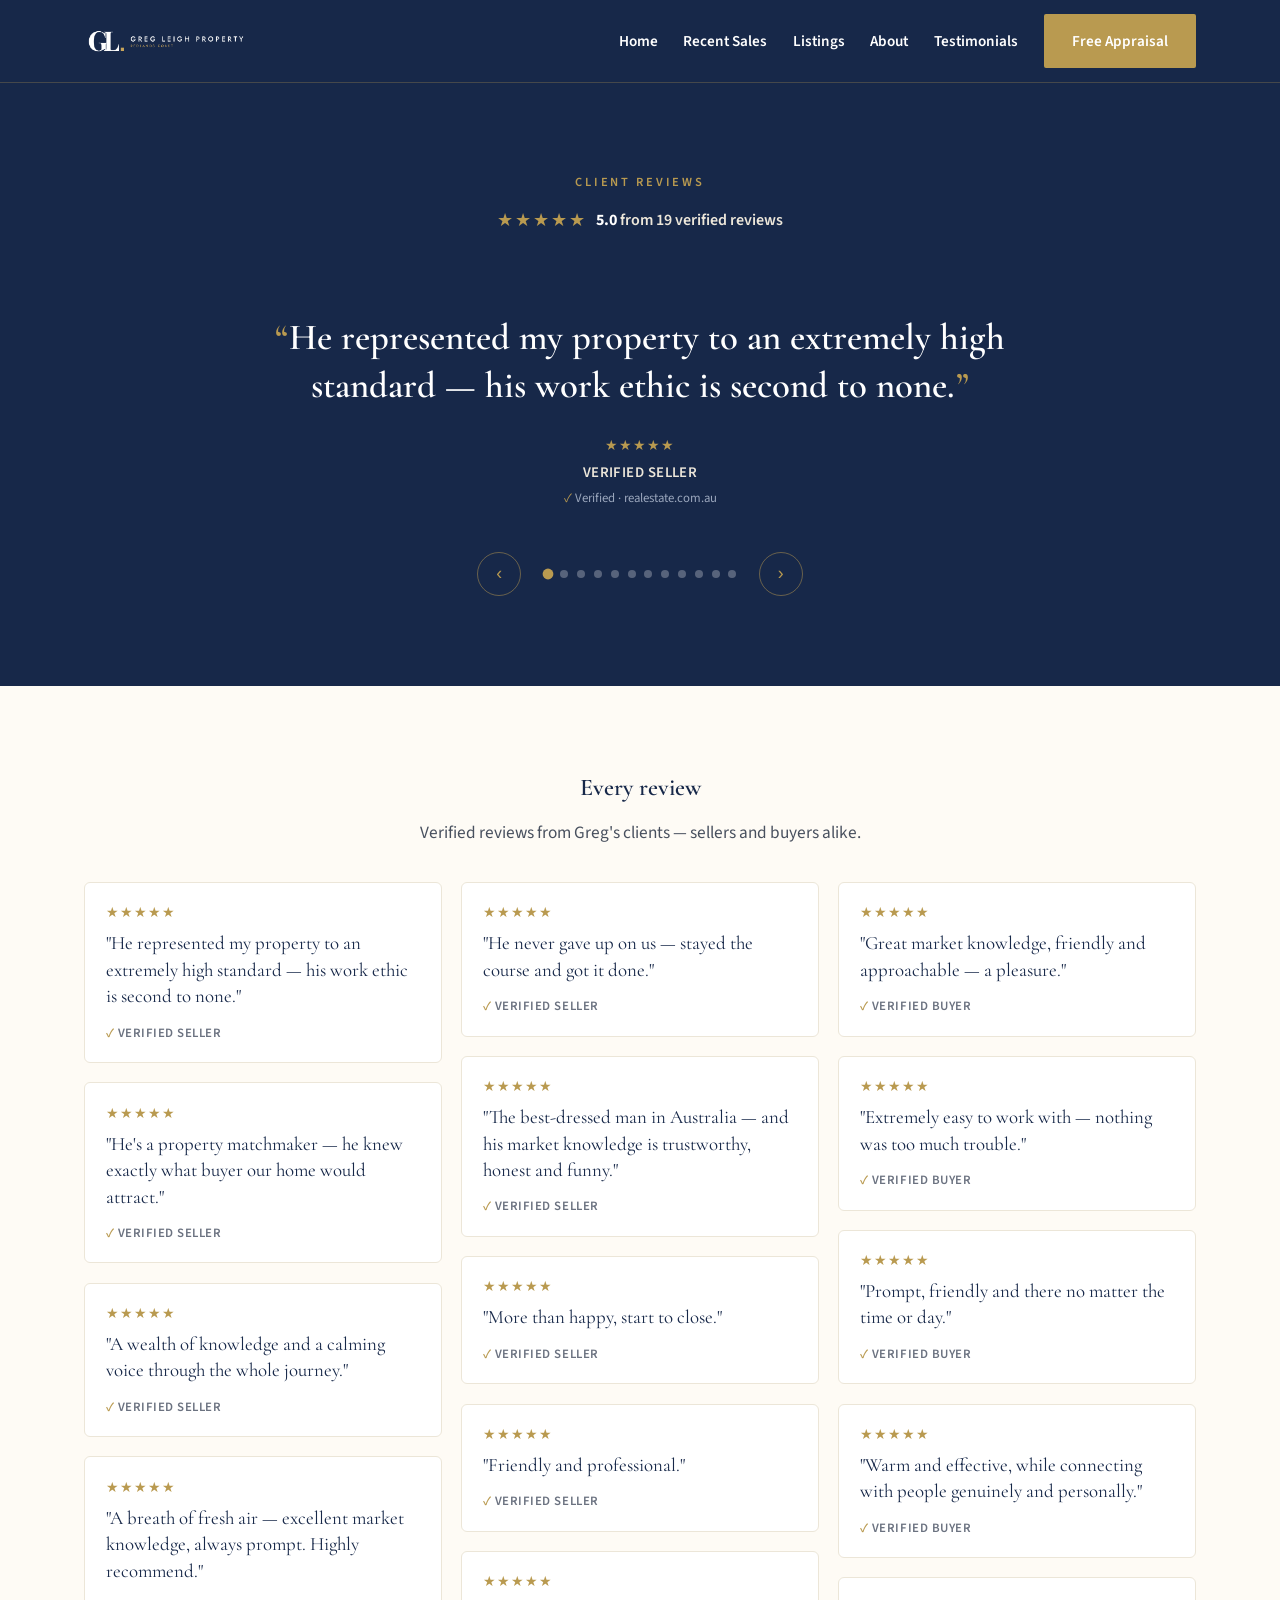
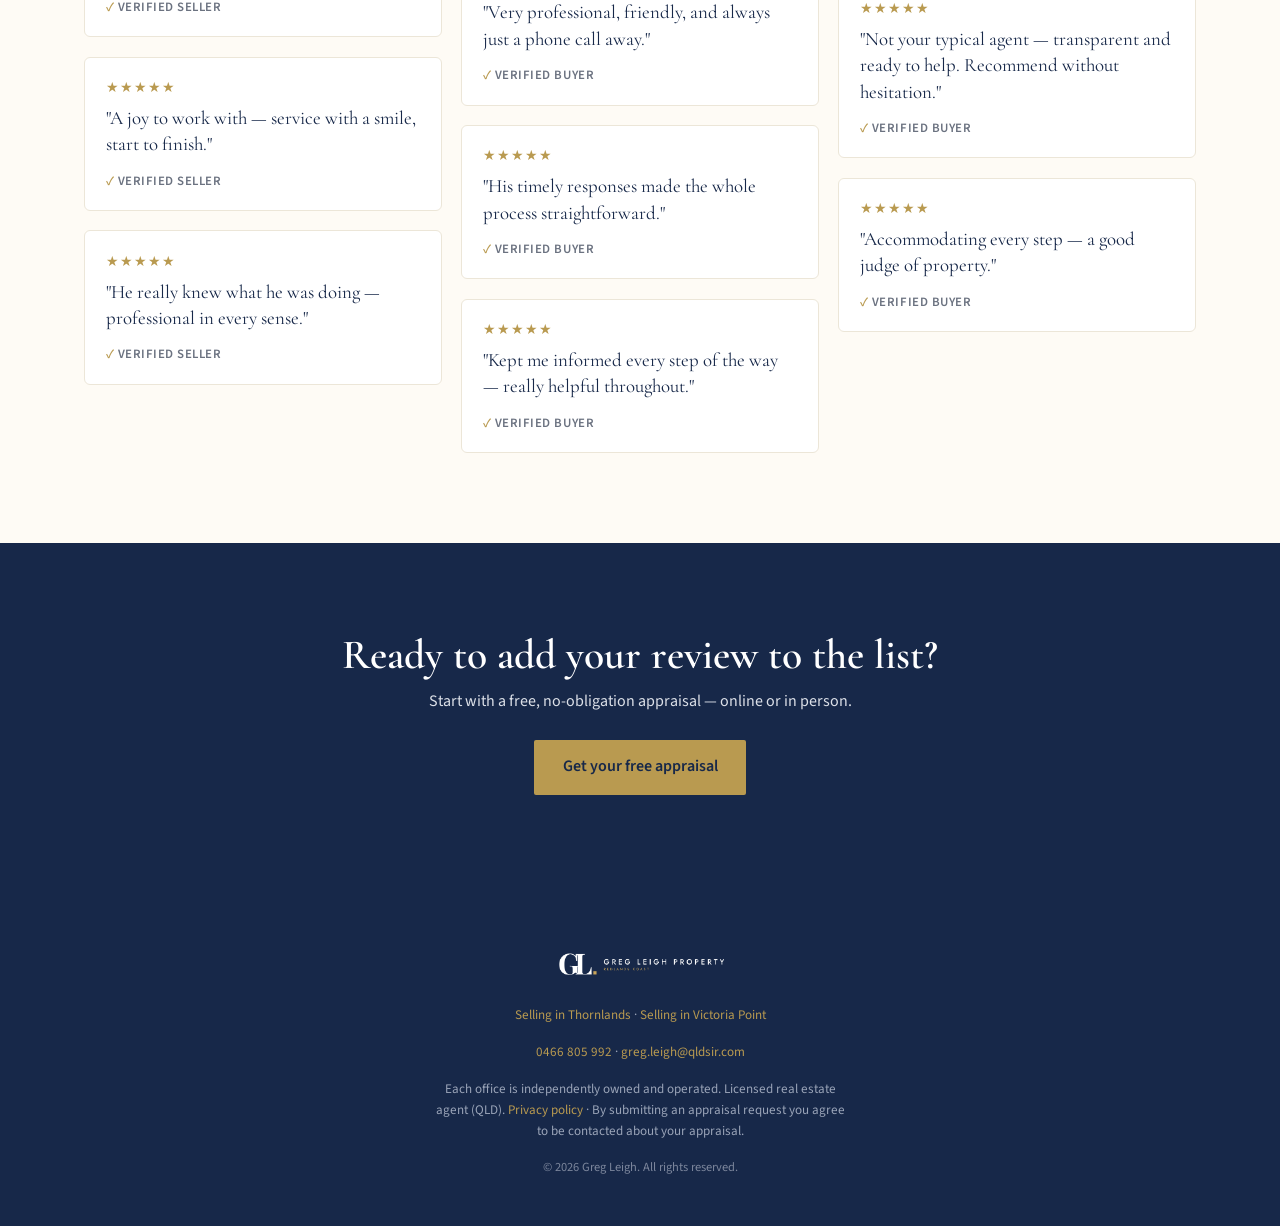
<file: testimonials.html>
<!DOCTYPE html>
<html lang="en-AU">
<head>
  <meta charset="UTF-8" />
  <meta name="viewport" content="width=device-width, initial-scale=1.0" />
  <title>Reviews — Greg Leigh | 5.0 from 19 verified reviews</title>
  <meta name="description" content="Read verified client reviews of Greg Leigh — 5.0 from 19 verified reviews. Professional, honest and relentlessly communicative." />
  <link rel="preconnect" href="https://fonts.googleapis.com" />
  <link rel="preconnect" href="https://fonts.gstatic.com" crossorigin />
  <link href="https://fonts.googleapis.com/css2?family=Cormorant+Garamond:wght@500;600;700&family=Source+Sans+3:wght@400;500;600;700&display=swap" rel="stylesheet" />
  <link rel="icon" type="image/png" sizes="32x32" href="assets/brand/favicon-32.png" />
  <link rel="apple-touch-icon" href="assets/brand/apple-touch-icon.png" />
  <link rel="stylesheet" href="assets/styles.css" />
<!-- === tier1:start (managed) === -->
  <link rel="canonical" href="https://gregleighproperty.com.au/testimonials" />
  <meta property="og:site_name" content="Greg Leigh — Queensland Sotheby's International Realty" />
  <meta property="og:locale" content="en_AU" />
  <meta property="og:type" content="website" />
  <meta property="og:url" content="https://gregleighproperty.com.au/testimonials" />
  <meta property="og:title" content="Reviews — Greg Leigh | 5.0 from 19 verified reviews" />
  <meta property="og:description" content="Read verified client reviews of Greg Leigh — 5.0 from 19 verified reviews. Professional, honest and relentlessly communicative." />
  <meta property="og:image" content="https://gregleighproperty.com.au/assets/brand/og-share.jpg" />
  <meta property="og:image:width" content="1200" />
  <meta property="og:image:height" content="630" />
  <meta name="twitter:card" content="summary_large_image" />
  <meta name="twitter:title" content="Reviews — Greg Leigh | 5.0 from 19 verified reviews" />
  <meta name="twitter:description" content="Read verified client reviews of Greg Leigh — 5.0 from 19 verified reviews. Professional, honest and relentlessly communicative." />
  <meta name="twitter:image" content="https://gregleighproperty.com.au/assets/brand/og-share.jpg" />
  <script src="/assets/tracking.js" defer></script>
<!-- === tier1:end === -->
</head>
<body>
  <header class="site-header">
    <nav class="nav">
      <a class="nav__logo" href="index.html" aria-label="Greg Leigh — Queensland Sotheby's International Realty">
        <img src="assets/brand/gl-logo-full-rev.png" alt="Greg Leigh — Redlands Coast Real Estate" style="height:60px;width:auto;display:block" />
      </a>
      <button class="nav__toggle" aria-label="Menu"><span></span><span></span><span></span></button>
      <div class="nav__links" id="nav-links">
        <a class="link" href="index.html">Home</a>
        <a class="link" href="sales.html">Recent Sales</a>
        <a class="link" href="listings.html">Listings</a>
        <a class="link" href="about.html">About</a>
        <a class="link" href="testimonials.html">Testimonials</a>
        <a class="btn btn--gold" href="https://redlandshomevalue.com.au">Free Appraisal</a>
      </div>
    </nav>
  </header>

  <!-- Carousel -->
  <section class="section tsection" aria-label="Client testimonials">
    <div class="twrap wrap">
      <p class="eyebrow">Client reviews</p>
      <div class="tbadge"><span class="stars">★★★★★</span><span class="score"><b>5.0</b> from 19 verified reviews</span></div>
      <div class="tstage" id="t-stage" aria-live="polite"></div>
      <div class="tnav">
        <button class="tarrow" id="t-prev" aria-label="Previous">&#8249;</button>
        <div class="tdots" id="t-dots"></div>
        <button class="tarrow" id="t-next" aria-label="Next">&#8250;</button>
      </div>
    </div>
  </section>

  <!-- Full wall -->
  <section class="section section--cream">
    <div class="wrap center" style="margin-bottom:2.2rem">
      <h2>Every review</h2>
      <p class="lead">Verified reviews from Greg's clients — sellers and buyers alike.</p>
    </div>
    <div class="wrap">
      <div class="wall">
        <div class="quote-card"><div class="qs">★★★★★</div><p>"He represented my property to an extremely high standard — his work ethic is second to none."</p><div class="who"><span class="tick">✓</span> Verified seller</div></div>
        <div class="quote-card"><div class="qs">★★★★★</div><p>"He's a property matchmaker — he knew exactly what buyer our home would attract."</p><div class="who"><span class="tick">✓</span> Verified seller</div></div>
        <div class="quote-card"><div class="qs">★★★★★</div><p>"A wealth of knowledge and a calming voice through the whole journey."</p><div class="who"><span class="tick">✓</span> Verified seller</div></div>
        <div class="quote-card"><div class="qs">★★★★★</div><p>"A breath of fresh air — excellent market knowledge, always prompt. Highly recommend."</p><div class="who"><span class="tick">✓</span> Verified seller</div></div>
        <div class="quote-card"><div class="qs">★★★★★</div><p>"A joy to work with — service with a smile, start to finish."</p><div class="who"><span class="tick">✓</span> Verified seller</div></div>
        <div class="quote-card"><div class="qs">★★★★★</div><p>"He really knew what he was doing — professional in every sense."</p><div class="who"><span class="tick">✓</span> Verified seller</div></div>
        <div class="quote-card"><div class="qs">★★★★★</div><p>"He never gave up on us — stayed the course and got it done."</p><div class="who"><span class="tick">✓</span> Verified seller</div></div>
        <div class="quote-card"><div class="qs">★★★★★</div><p>"The best-dressed man in Australia — and his market knowledge is trustworthy, honest and funny."</p><div class="who"><span class="tick">✓</span> Verified seller</div></div>
        <div class="quote-card"><div class="qs">★★★★★</div><p>"More than happy, start to close."</p><div class="who"><span class="tick">✓</span> Verified seller</div></div>
        <div class="quote-card"><div class="qs">★★★★★</div><p>"Friendly and professional."</p><div class="who"><span class="tick">✓</span> Verified seller</div></div>
        <div class="quote-card"><div class="qs">★★★★★</div><p>"Very professional, friendly, and always just a phone call away."</p><div class="who"><span class="tick">✓</span> Verified buyer</div></div>
        <div class="quote-card"><div class="qs">★★★★★</div><p>"His timely responses made the whole process straightforward."</p><div class="who"><span class="tick">✓</span> Verified buyer</div></div>
        <div class="quote-card"><div class="qs">★★★★★</div><p>"Kept me informed every step of the way — really helpful throughout."</p><div class="who"><span class="tick">✓</span> Verified buyer</div></div>
        <div class="quote-card"><div class="qs">★★★★★</div><p>"Great market knowledge, friendly and approachable — a pleasure."</p><div class="who"><span class="tick">✓</span> Verified buyer</div></div>
        <div class="quote-card"><div class="qs">★★★★★</div><p>"Extremely easy to work with — nothing was too much trouble."</p><div class="who"><span class="tick">✓</span> Verified buyer</div></div>
        <div class="quote-card"><div class="qs">★★★★★</div><p>"Prompt, friendly and there no matter the time or day."</p><div class="who"><span class="tick">✓</span> Verified buyer</div></div>
        <div class="quote-card"><div class="qs">★★★★★</div><p>"Warm and effective, while connecting with people genuinely and personally."</p><div class="who"><span class="tick">✓</span> Verified buyer</div></div>
        <div class="quote-card"><div class="qs">★★★★★</div><p>"Not your typical agent — transparent and ready to help. Recommend without hesitation."</p><div class="who"><span class="tick">✓</span> Verified buyer</div></div>
        <div class="quote-card"><div class="qs">★★★★★</div><p>"Accommodating every step — a good judge of property."</p><div class="who"><span class="tick">✓</span> Verified buyer</div></div>
      </div>
    </div>
  </section>

  <section class="section cta-band">
    <div class="wrap"><h2>Ready to add your review to the list?</h2>
      <p>Start with a free, no-obligation appraisal — online or in person.</p>
      <a class="btn btn--gold" href="https://redlandshomevalue.com.au">Get your free appraisal</a></div>
  </section>

  <footer class="site-footer">
    <div class="footer__inner">
      <img src="assets/brand/gl-logo-full-rev.png" alt="Greg Leigh — Redlands Coast Real Estate" style="height:64px;width:auto;display:inline-block" />
      <p class="footer__fine"><a href="thornlands">Selling in Thornlands</a> · <a href="victoria-point">Selling in Victoria Point</a></p>
      <p class="footer__fine"><a href="tel:+61466805992">0466 805 992</a> · <a href="mailto:greg.leigh@qldsir.com">greg.leigh@qldsir.com</a></p>
      <p class="footer__fine">Each office is independently owned and operated. Licensed real estate agent (QLD). <a href="https://redlandshomevalue.com.au/#privacy">Privacy policy</a> · By submitting an appraisal request you agree to be contacted about your appraisal.</p>
      <p class="footer__copy">&copy; <span id="year">2026</span> Greg Leigh. All rights reserved.</p>
    </div>
  </footer>

  <script src="assets/testimonials.js"></script>
  <script src="assets/site.js" defer></script>
</body>
</html>
</file>
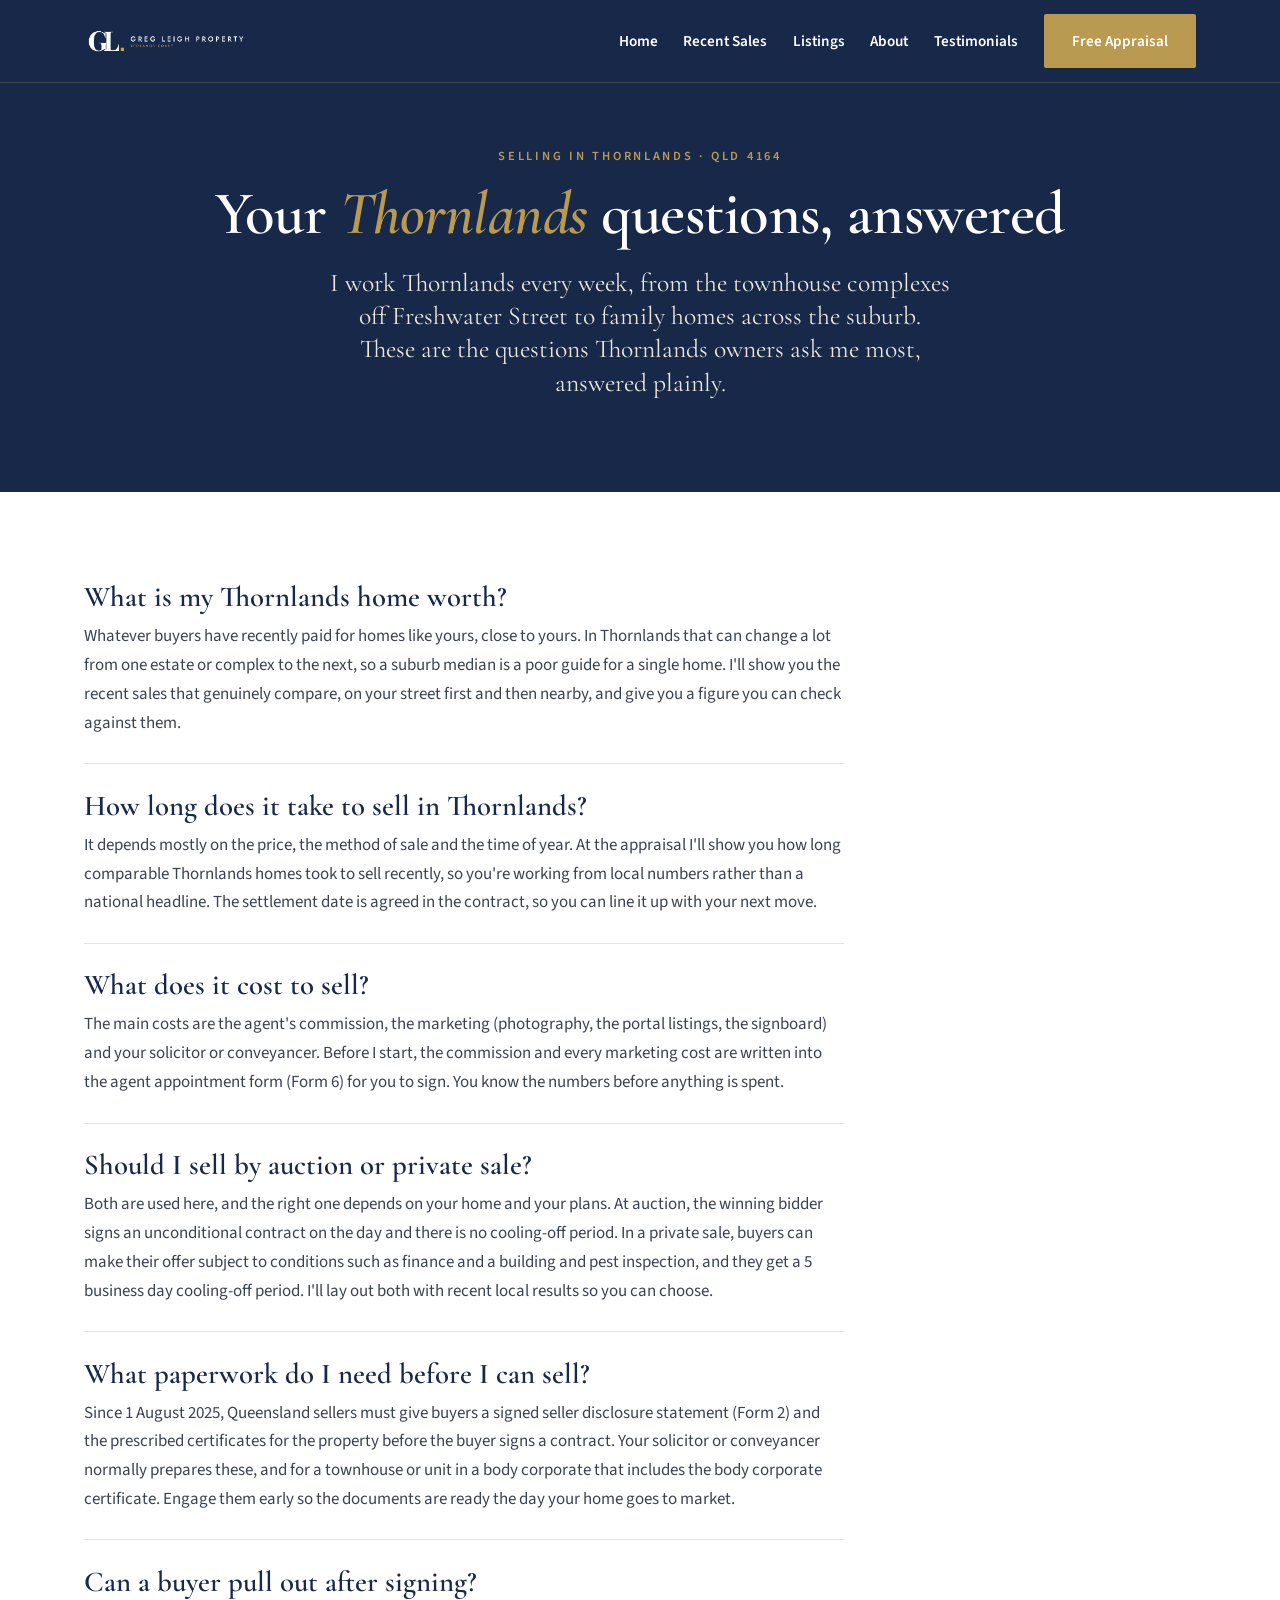
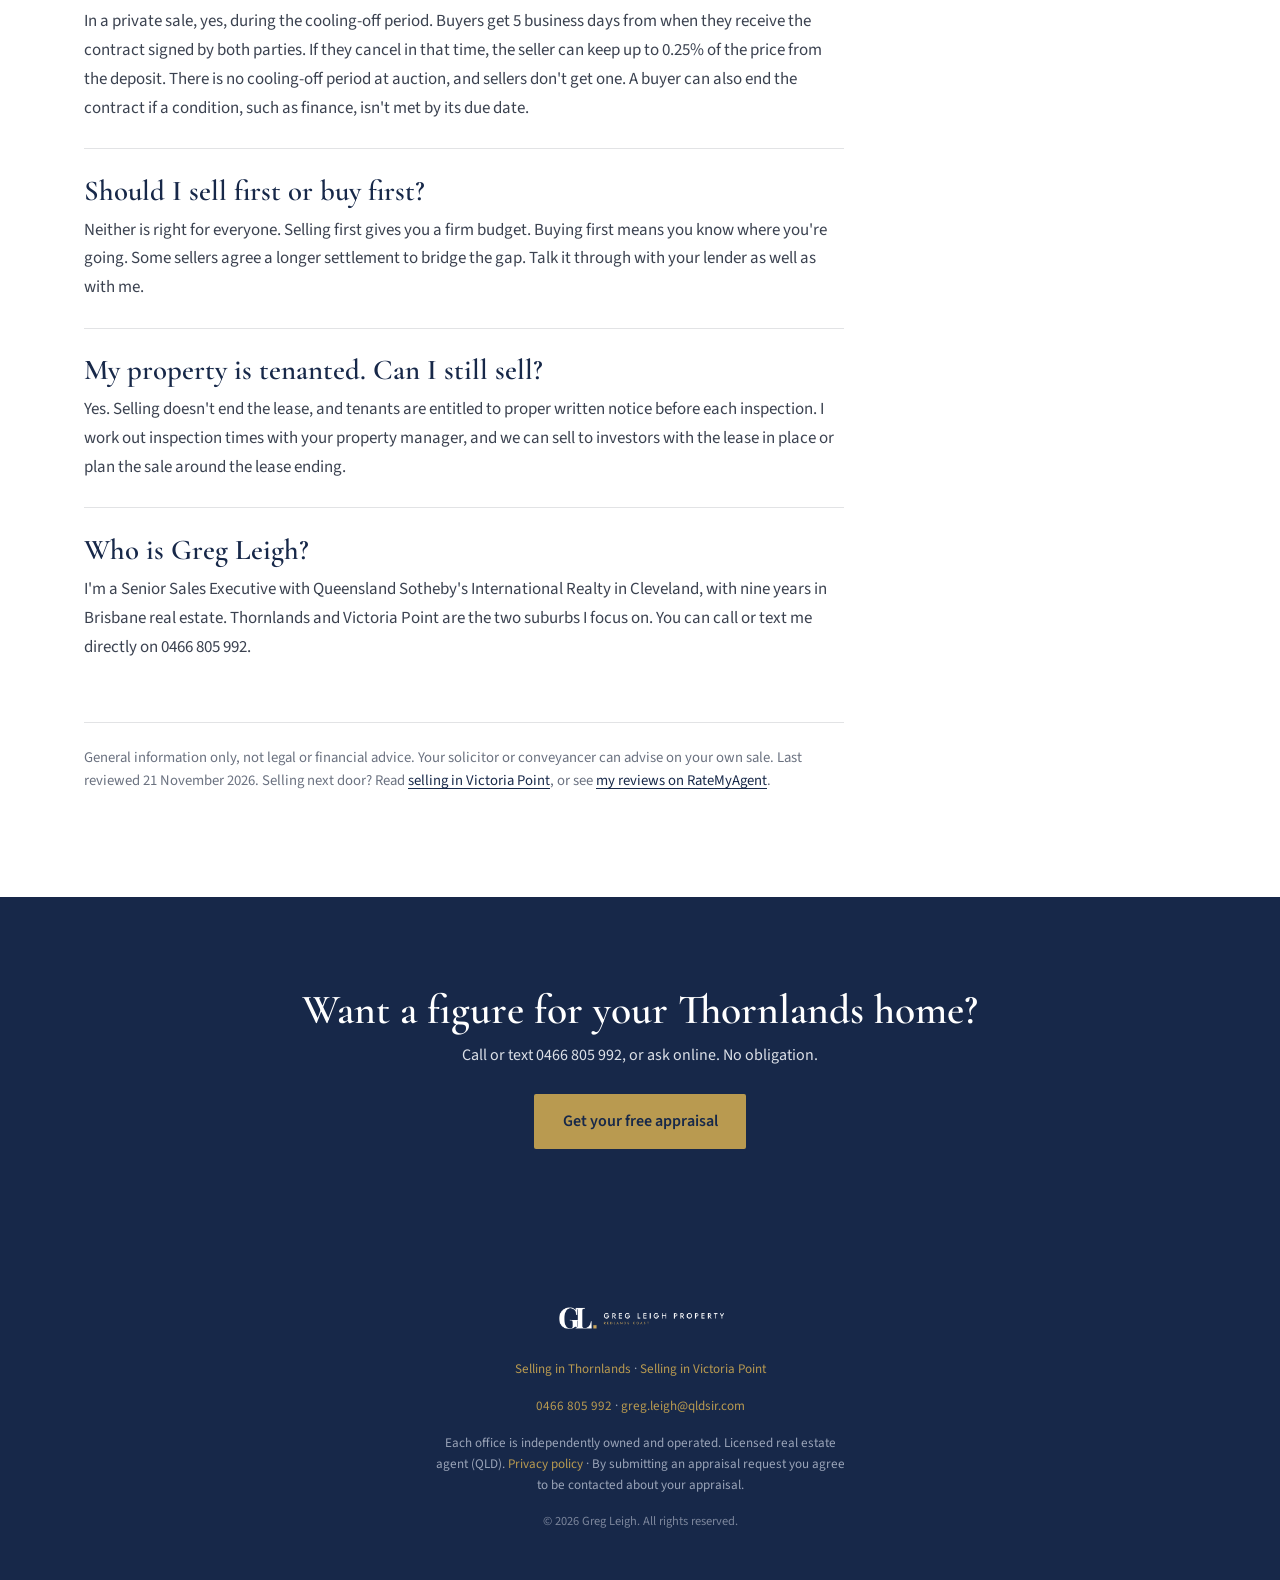
<file: thornlands.html>
<!DOCTYPE html>
<html lang="en-AU">
<head>
  <meta charset="UTF-8" />
  <meta name="viewport" content="width=device-width, initial-scale=1.0" />
  <title>Selling in Thornlands QLD 4164 — your questions answered | Greg Leigh</title>
  <meta name="description" content="Thinking of selling in Thornlands? Plain answers on value, costs, timing, auction or private sale, and the paperwork, from Greg Leigh, Queensland Sotheby&#x27;s International Realty." />
  <link rel="preconnect" href="https://fonts.googleapis.com" />
  <link rel="preconnect" href="https://fonts.gstatic.com" crossorigin />
  <link href="https://fonts.googleapis.com/css2?family=Cormorant+Garamond:wght@500;600;700&family=Source+Sans+3:wght@400;500;600;700&display=swap" rel="stylesheet" />
  <link rel="icon" type="image/png" sizes="32x32" href="assets/brand/favicon-32.png" />
  <link rel="apple-touch-icon" href="assets/brand/apple-touch-icon.png" />
  <link rel="stylesheet" href="assets/styles.css" />
  <link rel="canonical" href="https://gregleighproperty.com.au/thornlands" />
  <meta property="og:site_name" content="Greg Leigh — Queensland Sotheby's International Realty" />
  <meta property="og:locale" content="en_AU" />
  <meta property="og:type" content="article" />
  <meta property="og:url" content="https://gregleighproperty.com.au/thornlands" />
  <meta property="og:title" content="Selling in Thornlands QLD 4164 — your questions answered | Greg Leigh" />
  <meta property="og:description" content="Thinking of selling in Thornlands? Plain answers on value, costs, timing, auction or private sale, and the paperwork, from Greg Leigh, Queensland Sotheby&#x27;s International Realty." />
  <meta property="og:image" content="https://gregleighproperty.com.au/assets/brand/og-share.jpg" />
  <meta property="og:image:width" content="1200" />
  <meta property="og:image:height" content="630" />
  <meta name="twitter:card" content="summary_large_image" />
  <script type="application/ld+json">
{
  "@context": "https://schema.org",
  "@graph": [
    {
      "@type": "WebPage",
      "@id": "https://gregleighproperty.com.au/thornlands",
      "url": "https://gregleighproperty.com.au/thornlands",
      "name": "Selling in Thornlands QLD 4164 — your questions answered | Greg Leigh",
      "description": "Thinking of selling in Thornlands? Plain answers on value, costs, timing, auction or private sale, and the paperwork, from Greg Leigh, Queensland Sotheby's International Realty.",
      "inLanguage": "en-AU",
      "about": {
        "@type": "Place",
        "name": "Thornlands QLD 4164",
        "address": {
          "@type": "PostalAddress",
          "addressLocality": "Thornlands",
          "addressRegion": "QLD",
          "postalCode": "4164",
          "addressCountry": "AU"
        },
        "containedInPlace": {
          "@type": "AdministrativeArea",
          "name": "Redland City, Queensland"
        }
      },
      "author": {
        "@id": "https://gregleighproperty.com.au/#greg"
      },
      "publisher": {
        "@id": "https://gregleighproperty.com.au/#agent"
      },
      "dateModified": "2026-11-21"
    },
    {
      "@type": "FAQPage",
      "@id": "https://gregleighproperty.com.au/thornlands#faq",
      "mainEntity": [
        {
          "@type": "Question",
          "name": "What is my Thornlands home worth?",
          "acceptedAnswer": {
            "@type": "Answer",
            "text": "Whatever buyers have recently paid for homes like yours, close to yours. In Thornlands that can change a lot from one estate or complex to the next, so a suburb median is a poor guide for a single home. I'll show you the recent sales that genuinely compare, on your street first and then nearby, and give you a figure you can check against them."
          }
        },
        {
          "@type": "Question",
          "name": "How long does it take to sell in Thornlands?",
          "acceptedAnswer": {
            "@type": "Answer",
            "text": "It depends mostly on the price, the method of sale and the time of year. At the appraisal I'll show you how long comparable Thornlands homes took to sell recently, so you're working from local numbers rather than a national headline. The settlement date is agreed in the contract, so you can line it up with your next move."
          }
        },
        {
          "@type": "Question",
          "name": "What does it cost to sell?",
          "acceptedAnswer": {
            "@type": "Answer",
            "text": "The main costs are the agent's commission, the marketing (photography, the portal listings, the signboard) and your solicitor or conveyancer. Before I start, the commission and every marketing cost are written into the agent appointment form (Form 6) for you to sign. You know the numbers before anything is spent."
          }
        },
        {
          "@type": "Question",
          "name": "Should I sell by auction or private sale?",
          "acceptedAnswer": {
            "@type": "Answer",
            "text": "Both are used here, and the right one depends on your home and your plans. At auction, the winning bidder signs an unconditional contract on the day and there is no cooling-off period. In a private sale, buyers can make their offer subject to conditions such as finance and a building and pest inspection, and they get a 5 business day cooling-off period. I'll lay out both with recent local results so you can choose."
          }
        },
        {
          "@type": "Question",
          "name": "What paperwork do I need before I can sell?",
          "acceptedAnswer": {
            "@type": "Answer",
            "text": "Since 1 August 2025, Queensland sellers must give buyers a signed seller disclosure statement (Form 2) and the prescribed certificates for the property before the buyer signs a contract. Your solicitor or conveyancer normally prepares these, and for a townhouse or unit in a body corporate that includes the body corporate certificate. Engage them early so the documents are ready the day your home goes to market."
          }
        },
        {
          "@type": "Question",
          "name": "Can a buyer pull out after signing?",
          "acceptedAnswer": {
            "@type": "Answer",
            "text": "In a private sale, yes, during the cooling-off period. Buyers get 5 business days from when they receive the contract signed by both parties. If they cancel in that time, the seller can keep up to 0.25% of the price from the deposit. There is no cooling-off period at auction, and sellers don't get one. A buyer can also end the contract if a condition, such as finance, isn't met by its due date."
          }
        },
        {
          "@type": "Question",
          "name": "Should I sell first or buy first?",
          "acceptedAnswer": {
            "@type": "Answer",
            "text": "Neither is right for everyone. Selling first gives you a firm budget. Buying first means you know where you're going. Some sellers agree a longer settlement to bridge the gap. Talk it through with your lender as well as with me."
          }
        },
        {
          "@type": "Question",
          "name": "My property is tenanted. Can I still sell?",
          "acceptedAnswer": {
            "@type": "Answer",
            "text": "Yes. Selling doesn't end the lease, and tenants are entitled to proper written notice before each inspection. I work out inspection times with your property manager, and we can sell to investors with the lease in place or plan the sale around the lease ending."
          }
        },
        {
          "@type": "Question",
          "name": "Who is Greg Leigh?",
          "acceptedAnswer": {
            "@type": "Answer",
            "text": "I'm a Senior Sales Executive with Queensland Sotheby's International Realty in Cleveland, with nine years in Brisbane real estate. Thornlands and Victoria Point are the two suburbs I focus on. You can call or text me directly on 0466 805 992."
          }
        }
      ]
    },
    {
      "@type": "BreadcrumbList",
      "itemListElement": [
        {
          "@type": "ListItem",
          "position": 1,
          "name": "Home",
          "item": "https://gregleighproperty.com.au/"
        },
        {
          "@type": "ListItem",
          "position": 2,
          "name": "Selling in Thornlands",
          "item": "https://gregleighproperty.com.au/thornlands"
        }
      ]
    }
  ]
}
  </script>
  <script src="/assets/tracking.js" defer></script>
  <style>
    .qa-list{max-width:760px}
    .qa{padding:1.6rem 0;border-top:1px solid var(--grey)}
    .qa:first-child{border-top:0;padding-top:0}
    .qa h2{font-size:clamp(1.45rem,2.6vw,1.8rem);margin-bottom:.55rem}
    .qa p{margin:0;color:#3b4250;font-size:1.06rem;line-height:1.7}
    .qa-meta{margin-top:2.2rem;padding-top:1.4rem;border-top:1px solid var(--grey);color:var(--mut);font-size:.92rem}
    .qa-meta a{color:var(--navy);text-decoration:underline;text-underline-offset:3px}
  </style>
</head>
<body>
  <header class="site-header">
    <nav class="nav">
      <a class="nav__logo" href="index.html" aria-label="Greg Leigh — Queensland Sotheby's International Realty">
        <img src="assets/brand/gl-logo-full-rev.png" alt="Greg Leigh — Redlands Coast Real Estate" style="height:60px;width:auto;display:block" />
      </a>
      <button class="nav__toggle" aria-label="Menu"><span></span><span></span><span></span></button>
      <div class="nav__links" id="nav-links">
        <a class="link" href="index.html">Home</a>
        <a class="link" href="sales.html">Recent Sales</a>
        <a class="link" href="listings.html">Listings</a>
        <a class="link" href="about.html">About</a>
        <a class="link" href="testimonials.html">Testimonials</a>
        <a class="btn btn--gold" href="https://redlandshomevalue.com.au">Free Appraisal</a>
      </div>
    </nav>
  </header>

  <section class="hero hero--page">
    <div class="hero__inner">
      <div>
        <p class="eyebrow">Selling in Thornlands · QLD 4164</p>
        <h1>Your <em>Thornlands</em> questions, answered</h1>
        <p class="hero__sub">I work Thornlands every week, from the townhouse complexes off Freshwater Street to family homes across the suburb. These are the questions Thornlands owners ask me most, answered plainly.</p>
      </div>
    </div>
  </section>

  <section class="section section--white">
    <div class="wrap">
      <div class="qa-list">
        <div class="qa">
          <h2>What is my Thornlands home worth?</h2>
          <p>Whatever buyers have recently paid for homes like yours, close to yours. In Thornlands that can change a lot from one estate or complex to the next, so a suburb median is a poor guide for a single home. I&#x27;ll show you the recent sales that genuinely compare, on your street first and then nearby, and give you a figure you can check against them.</p>
        </div>
        <div class="qa">
          <h2>How long does it take to sell in Thornlands?</h2>
          <p>It depends mostly on the price, the method of sale and the time of year. At the appraisal I&#x27;ll show you how long comparable Thornlands homes took to sell recently, so you&#x27;re working from local numbers rather than a national headline. The settlement date is agreed in the contract, so you can line it up with your next move.</p>
        </div>
        <div class="qa">
          <h2>What does it cost to sell?</h2>
          <p>The main costs are the agent&#x27;s commission, the marketing (photography, the portal listings, the signboard) and your solicitor or conveyancer. Before I start, the commission and every marketing cost are written into the agent appointment form (Form 6) for you to sign. You know the numbers before anything is spent.</p>
        </div>
        <div class="qa">
          <h2>Should I sell by auction or private sale?</h2>
          <p>Both are used here, and the right one depends on your home and your plans. At auction, the winning bidder signs an unconditional contract on the day and there is no cooling-off period. In a private sale, buyers can make their offer subject to conditions such as finance and a building and pest inspection, and they get a 5 business day cooling-off period. I&#x27;ll lay out both with recent local results so you can choose.</p>
        </div>
        <div class="qa">
          <h2>What paperwork do I need before I can sell?</h2>
          <p>Since 1 August 2025, Queensland sellers must give buyers a signed seller disclosure statement (Form 2) and the prescribed certificates for the property before the buyer signs a contract. Your solicitor or conveyancer normally prepares these, and for a townhouse or unit in a body corporate that includes the body corporate certificate. Engage them early so the documents are ready the day your home goes to market.</p>
        </div>
        <div class="qa">
          <h2>Can a buyer pull out after signing?</h2>
          <p>In a private sale, yes, during the cooling-off period. Buyers get 5 business days from when they receive the contract signed by both parties. If they cancel in that time, the seller can keep up to 0.25% of the price from the deposit. There is no cooling-off period at auction, and sellers don&#x27;t get one. A buyer can also end the contract if a condition, such as finance, isn&#x27;t met by its due date.</p>
        </div>
        <div class="qa">
          <h2>Should I sell first or buy first?</h2>
          <p>Neither is right for everyone. Selling first gives you a firm budget. Buying first means you know where you&#x27;re going. Some sellers agree a longer settlement to bridge the gap. Talk it through with your lender as well as with me.</p>
        </div>
        <div class="qa">
          <h2>My property is tenanted. Can I still sell?</h2>
          <p>Yes. Selling doesn&#x27;t end the lease, and tenants are entitled to proper written notice before each inspection. I work out inspection times with your property manager, and we can sell to investors with the lease in place or plan the sale around the lease ending.</p>
        </div>
        <div class="qa">
          <h2>Who is Greg Leigh?</h2>
          <p>I&#x27;m a Senior Sales Executive with Queensland Sotheby&#x27;s International Realty in Cleveland, with nine years in Brisbane real estate. Thornlands and Victoria Point are the two suburbs I focus on. You can call or text me directly on 0466 805 992.</p>
        </div>
        <p class="qa-meta">General information only, not legal or financial advice. Your solicitor or conveyancer can advise on your own sale.
          Last reviewed 21 November 2026. Selling next door? Read <a href="victoria-point">selling in Victoria Point</a>,
          or see <a href="https://www.ratemyagent.com.au/real-estate-agent/greg-leigh-ic686/sales/overview" rel="noopener">my reviews on RateMyAgent</a>.</p>
      </div>
    </div>
  </section>

  <section class="section cta-band">
    <div class="wrap"><h2>Want a figure for your Thornlands home?</h2>
      <p>Call or text 0466 805 992, or ask online. No obligation.</p>
      <a class="btn btn--gold" href="https://redlandshomevalue.com.au">Get your free appraisal</a></div>
  </section>

  <footer class="site-footer">
    <div class="footer__inner">
      <img src="assets/brand/gl-logo-full-rev.png" alt="Greg Leigh — Redlands Coast Real Estate" style="height:64px;width:auto;display:inline-block" />
      <p class="footer__fine"><a href="thornlands">Selling in Thornlands</a> · <a href="victoria-point">Selling in Victoria Point</a></p>
      <p class="footer__fine"><a href="tel:+61466805992">0466 805 992</a> · <a href="mailto:greg.leigh@qldsir.com">greg.leigh@qldsir.com</a></p>
      <p class="footer__fine">Each office is independently owned and operated. Licensed real estate agent (QLD). <a href="https://redlandshomevalue.com.au/#privacy">Privacy policy</a> · By submitting an appraisal request you agree to be contacted about your appraisal.</p>
      <p class="footer__copy">&copy; <span id="year">2026</span> Greg Leigh. All rights reserved.</p>
    </div>
  </footer>
  <script src="assets/site.js" defer></script>
</body>
</html>
</file>
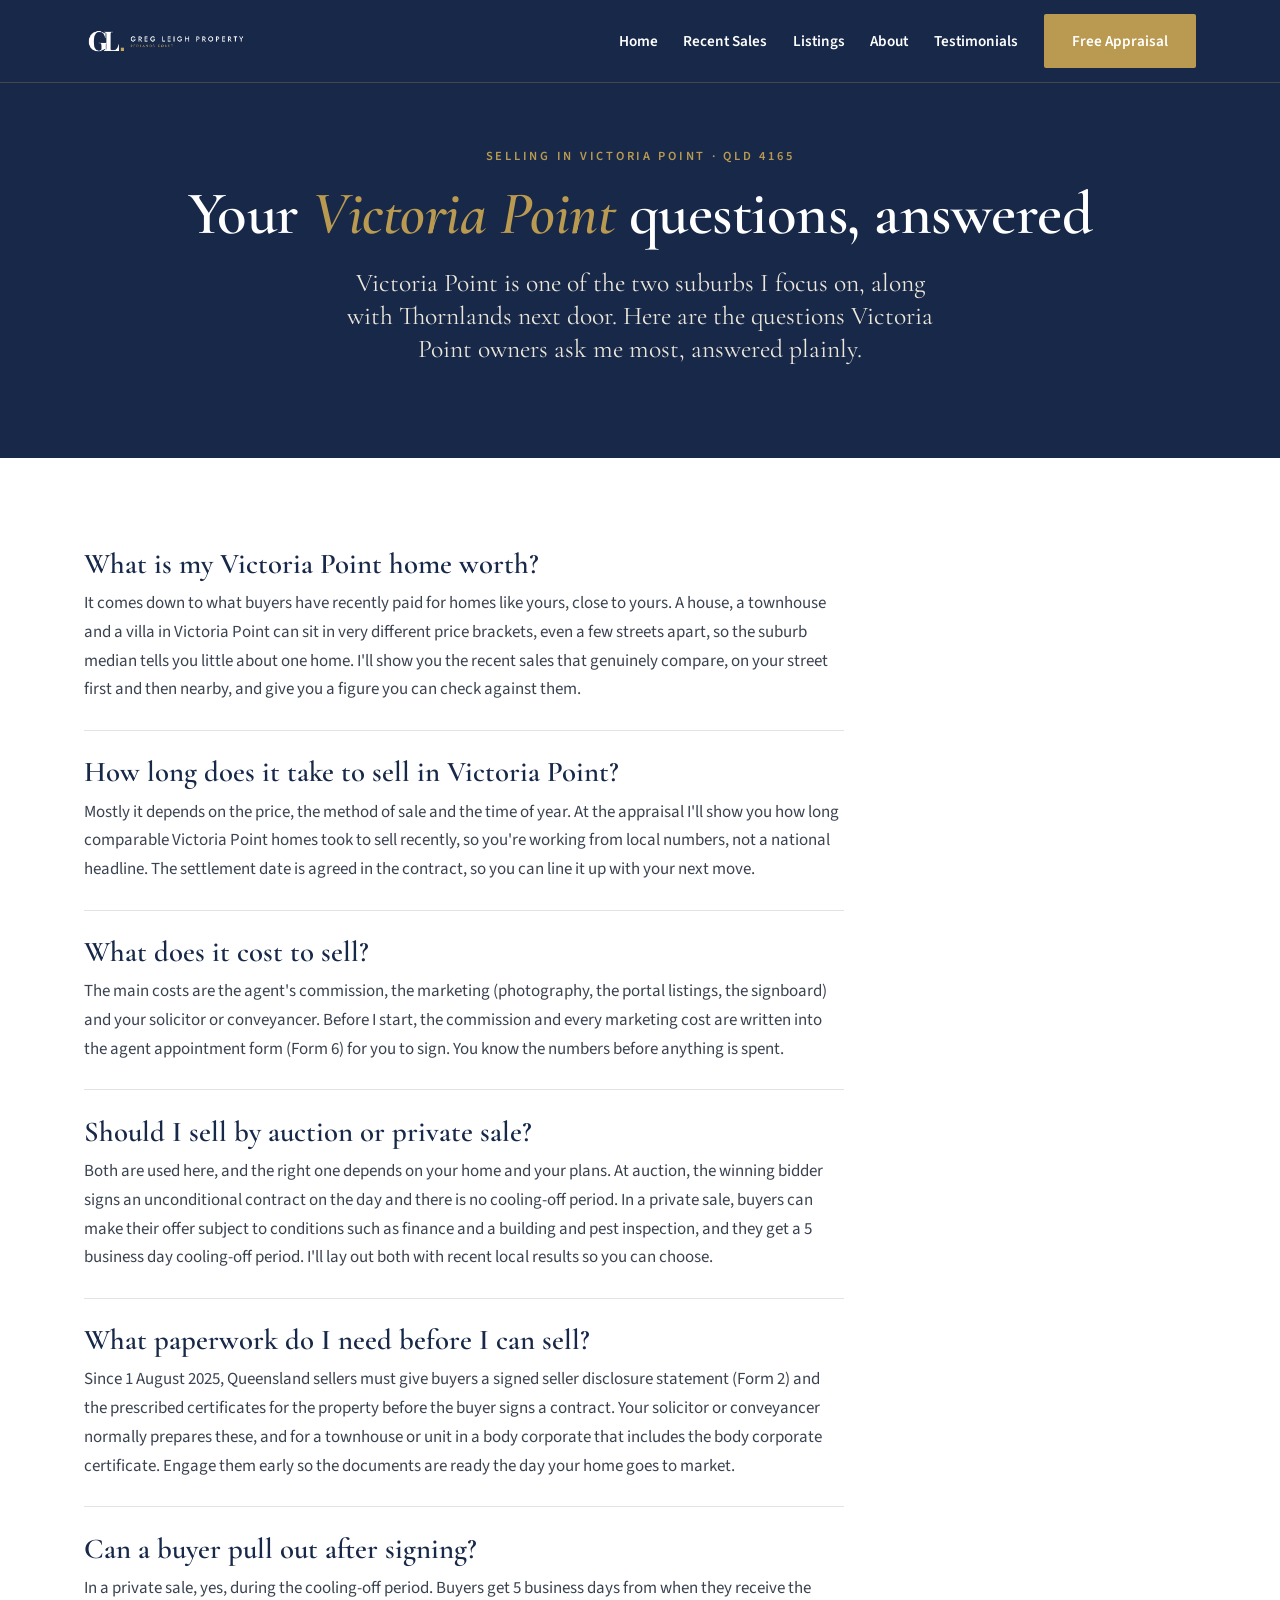
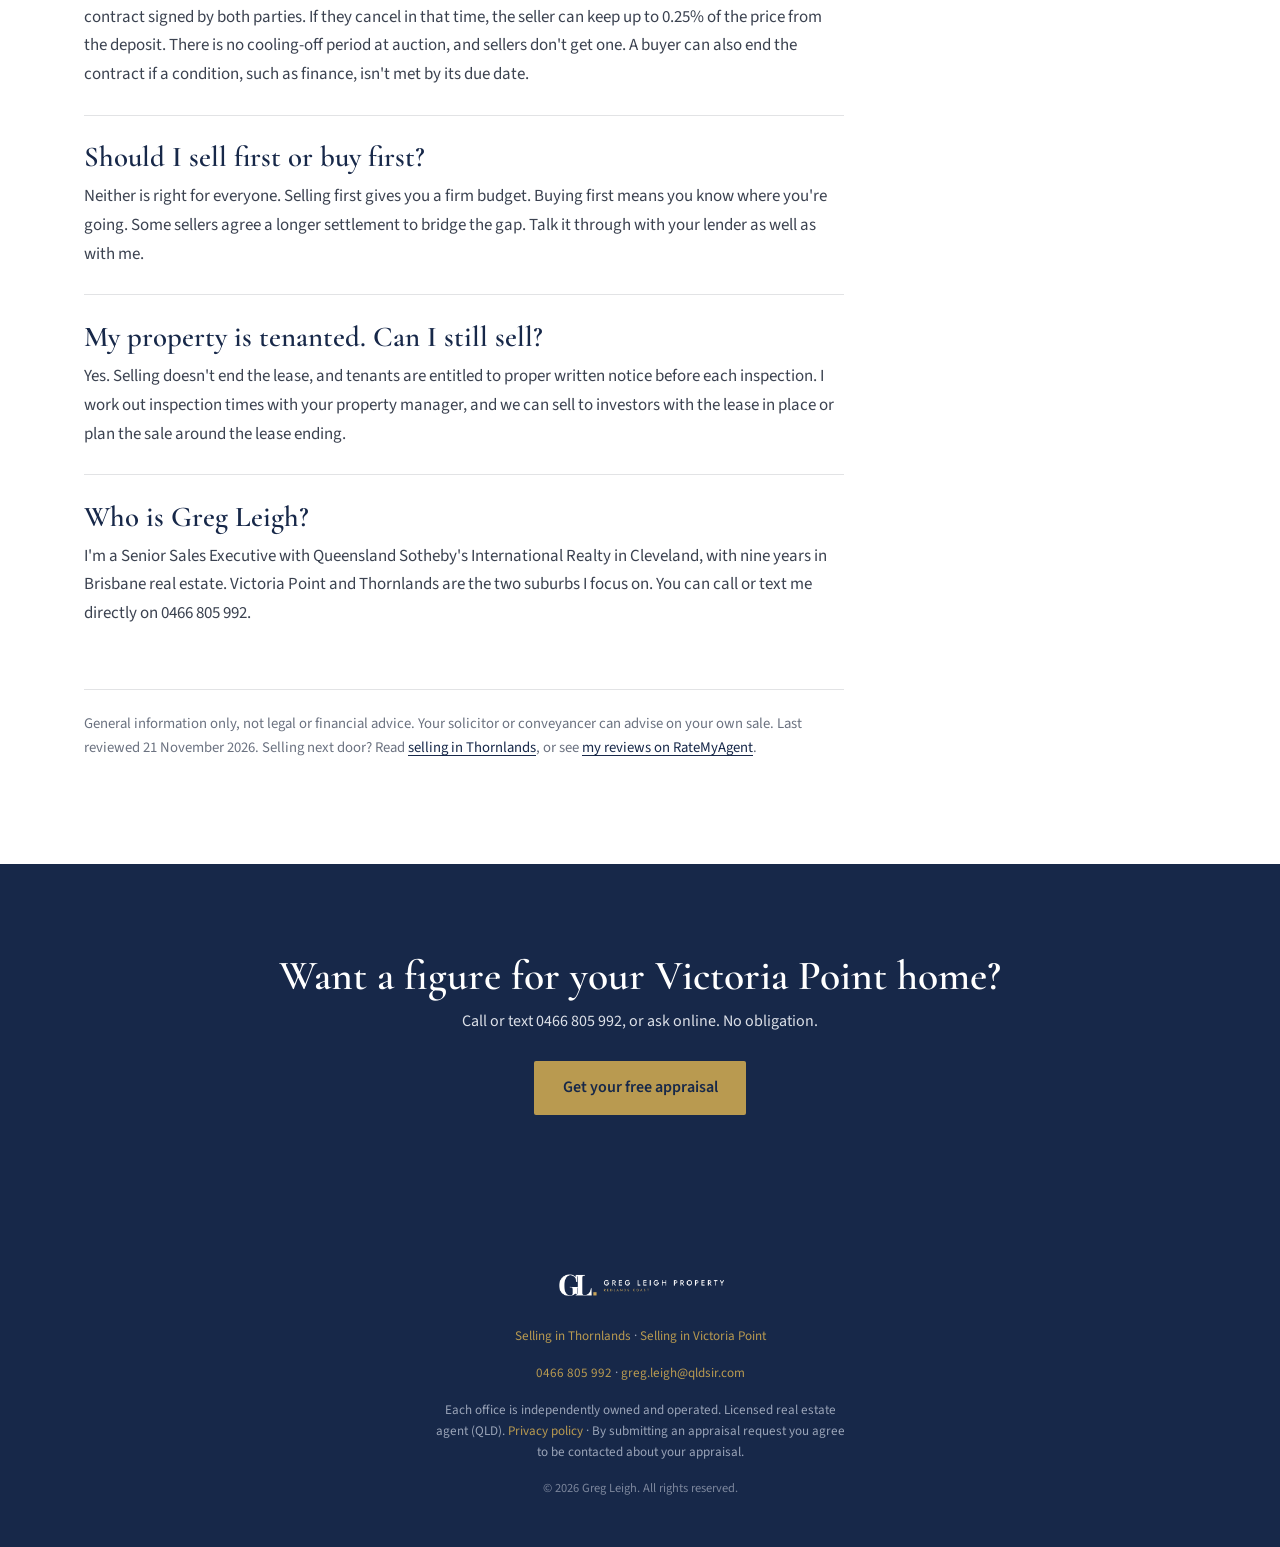
<file: victoria-point.html>
<!DOCTYPE html>
<html lang="en-AU">
<head>
  <meta charset="UTF-8" />
  <meta name="viewport" content="width=device-width, initial-scale=1.0" />
  <title>Selling in Victoria Point QLD 4165 — your questions answered | Greg Leigh</title>
  <meta name="description" content="Thinking of selling in Victoria Point? Plain answers on value, costs, timing, auction or private sale, and the paperwork, from Greg Leigh, Queensland Sotheby&#x27;s International Realty." />
  <link rel="preconnect" href="https://fonts.googleapis.com" />
  <link rel="preconnect" href="https://fonts.gstatic.com" crossorigin />
  <link href="https://fonts.googleapis.com/css2?family=Cormorant+Garamond:wght@500;600;700&family=Source+Sans+3:wght@400;500;600;700&display=swap" rel="stylesheet" />
  <link rel="icon" type="image/png" sizes="32x32" href="assets/brand/favicon-32.png" />
  <link rel="apple-touch-icon" href="assets/brand/apple-touch-icon.png" />
  <link rel="stylesheet" href="assets/styles.css" />
  <link rel="canonical" href="https://gregleighproperty.com.au/victoria-point" />
  <meta property="og:site_name" content="Greg Leigh — Queensland Sotheby's International Realty" />
  <meta property="og:locale" content="en_AU" />
  <meta property="og:type" content="article" />
  <meta property="og:url" content="https://gregleighproperty.com.au/victoria-point" />
  <meta property="og:title" content="Selling in Victoria Point QLD 4165 — your questions answered | Greg Leigh" />
  <meta property="og:description" content="Thinking of selling in Victoria Point? Plain answers on value, costs, timing, auction or private sale, and the paperwork, from Greg Leigh, Queensland Sotheby&#x27;s International Realty." />
  <meta property="og:image" content="https://gregleighproperty.com.au/assets/brand/og-share.jpg" />
  <meta property="og:image:width" content="1200" />
  <meta property="og:image:height" content="630" />
  <meta name="twitter:card" content="summary_large_image" />
  <script type="application/ld+json">
{
  "@context": "https://schema.org",
  "@graph": [
    {
      "@type": "WebPage",
      "@id": "https://gregleighproperty.com.au/victoria-point",
      "url": "https://gregleighproperty.com.au/victoria-point",
      "name": "Selling in Victoria Point QLD 4165 — your questions answered | Greg Leigh",
      "description": "Thinking of selling in Victoria Point? Plain answers on value, costs, timing, auction or private sale, and the paperwork, from Greg Leigh, Queensland Sotheby's International Realty.",
      "inLanguage": "en-AU",
      "about": {
        "@type": "Place",
        "name": "Victoria Point QLD 4165",
        "address": {
          "@type": "PostalAddress",
          "addressLocality": "Victoria Point",
          "addressRegion": "QLD",
          "postalCode": "4165",
          "addressCountry": "AU"
        },
        "containedInPlace": {
          "@type": "AdministrativeArea",
          "name": "Redland City, Queensland"
        }
      },
      "author": {
        "@id": "https://gregleighproperty.com.au/#greg"
      },
      "publisher": {
        "@id": "https://gregleighproperty.com.au/#agent"
      },
      "dateModified": "2026-11-21"
    },
    {
      "@type": "FAQPage",
      "@id": "https://gregleighproperty.com.au/victoria-point#faq",
      "mainEntity": [
        {
          "@type": "Question",
          "name": "What is my Victoria Point home worth?",
          "acceptedAnswer": {
            "@type": "Answer",
            "text": "It comes down to what buyers have recently paid for homes like yours, close to yours. A house, a townhouse and a villa in Victoria Point can sit in very different price brackets, even a few streets apart, so the suburb median tells you little about one home. I'll show you the recent sales that genuinely compare, on your street first and then nearby, and give you a figure you can check against them."
          }
        },
        {
          "@type": "Question",
          "name": "How long does it take to sell in Victoria Point?",
          "acceptedAnswer": {
            "@type": "Answer",
            "text": "Mostly it depends on the price, the method of sale and the time of year. At the appraisal I'll show you how long comparable Victoria Point homes took to sell recently, so you're working from local numbers, not a national headline. The settlement date is agreed in the contract, so you can line it up with your next move."
          }
        },
        {
          "@type": "Question",
          "name": "What does it cost to sell?",
          "acceptedAnswer": {
            "@type": "Answer",
            "text": "The main costs are the agent's commission, the marketing (photography, the portal listings, the signboard) and your solicitor or conveyancer. Before I start, the commission and every marketing cost are written into the agent appointment form (Form 6) for you to sign. You know the numbers before anything is spent."
          }
        },
        {
          "@type": "Question",
          "name": "Should I sell by auction or private sale?",
          "acceptedAnswer": {
            "@type": "Answer",
            "text": "Both are used here, and the right one depends on your home and your plans. At auction, the winning bidder signs an unconditional contract on the day and there is no cooling-off period. In a private sale, buyers can make their offer subject to conditions such as finance and a building and pest inspection, and they get a 5 business day cooling-off period. I'll lay out both with recent local results so you can choose."
          }
        },
        {
          "@type": "Question",
          "name": "What paperwork do I need before I can sell?",
          "acceptedAnswer": {
            "@type": "Answer",
            "text": "Since 1 August 2025, Queensland sellers must give buyers a signed seller disclosure statement (Form 2) and the prescribed certificates for the property before the buyer signs a contract. Your solicitor or conveyancer normally prepares these, and for a townhouse or unit in a body corporate that includes the body corporate certificate. Engage them early so the documents are ready the day your home goes to market."
          }
        },
        {
          "@type": "Question",
          "name": "Can a buyer pull out after signing?",
          "acceptedAnswer": {
            "@type": "Answer",
            "text": "In a private sale, yes, during the cooling-off period. Buyers get 5 business days from when they receive the contract signed by both parties. If they cancel in that time, the seller can keep up to 0.25% of the price from the deposit. There is no cooling-off period at auction, and sellers don't get one. A buyer can also end the contract if a condition, such as finance, isn't met by its due date."
          }
        },
        {
          "@type": "Question",
          "name": "Should I sell first or buy first?",
          "acceptedAnswer": {
            "@type": "Answer",
            "text": "Neither is right for everyone. Selling first gives you a firm budget. Buying first means you know where you're going. Some sellers agree a longer settlement to bridge the gap. Talk it through with your lender as well as with me."
          }
        },
        {
          "@type": "Question",
          "name": "My property is tenanted. Can I still sell?",
          "acceptedAnswer": {
            "@type": "Answer",
            "text": "Yes. Selling doesn't end the lease, and tenants are entitled to proper written notice before each inspection. I work out inspection times with your property manager, and we can sell to investors with the lease in place or plan the sale around the lease ending."
          }
        },
        {
          "@type": "Question",
          "name": "Who is Greg Leigh?",
          "acceptedAnswer": {
            "@type": "Answer",
            "text": "I'm a Senior Sales Executive with Queensland Sotheby's International Realty in Cleveland, with nine years in Brisbane real estate. Victoria Point and Thornlands are the two suburbs I focus on. You can call or text me directly on 0466 805 992."
          }
        }
      ]
    },
    {
      "@type": "BreadcrumbList",
      "itemListElement": [
        {
          "@type": "ListItem",
          "position": 1,
          "name": "Home",
          "item": "https://gregleighproperty.com.au/"
        },
        {
          "@type": "ListItem",
          "position": 2,
          "name": "Selling in Victoria Point",
          "item": "https://gregleighproperty.com.au/victoria-point"
        }
      ]
    }
  ]
}
  </script>
  <script src="/assets/tracking.js" defer></script>
  <style>
    .qa-list{max-width:760px}
    .qa{padding:1.6rem 0;border-top:1px solid var(--grey)}
    .qa:first-child{border-top:0;padding-top:0}
    .qa h2{font-size:clamp(1.45rem,2.6vw,1.8rem);margin-bottom:.55rem}
    .qa p{margin:0;color:#3b4250;font-size:1.06rem;line-height:1.7}
    .qa-meta{margin-top:2.2rem;padding-top:1.4rem;border-top:1px solid var(--grey);color:var(--mut);font-size:.92rem}
    .qa-meta a{color:var(--navy);text-decoration:underline;text-underline-offset:3px}
  </style>
</head>
<body>
  <header class="site-header">
    <nav class="nav">
      <a class="nav__logo" href="index.html" aria-label="Greg Leigh — Queensland Sotheby's International Realty">
        <img src="assets/brand/gl-logo-full-rev.png" alt="Greg Leigh — Redlands Coast Real Estate" style="height:60px;width:auto;display:block" />
      </a>
      <button class="nav__toggle" aria-label="Menu"><span></span><span></span><span></span></button>
      <div class="nav__links" id="nav-links">
        <a class="link" href="index.html">Home</a>
        <a class="link" href="sales.html">Recent Sales</a>
        <a class="link" href="listings.html">Listings</a>
        <a class="link" href="about.html">About</a>
        <a class="link" href="testimonials.html">Testimonials</a>
        <a class="btn btn--gold" href="https://redlandshomevalue.com.au">Free Appraisal</a>
      </div>
    </nav>
  </header>

  <section class="hero hero--page">
    <div class="hero__inner">
      <div>
        <p class="eyebrow">Selling in Victoria Point · QLD 4165</p>
        <h1>Your <em>Victoria Point</em> questions, answered</h1>
        <p class="hero__sub">Victoria Point is one of the two suburbs I focus on, along with Thornlands next door. Here are the questions Victoria Point owners ask me most, answered plainly.</p>
      </div>
    </div>
  </section>

  <section class="section section--white">
    <div class="wrap">
      <div class="qa-list">
        <div class="qa">
          <h2>What is my Victoria Point home worth?</h2>
          <p>It comes down to what buyers have recently paid for homes like yours, close to yours. A house, a townhouse and a villa in Victoria Point can sit in very different price brackets, even a few streets apart, so the suburb median tells you little about one home. I&#x27;ll show you the recent sales that genuinely compare, on your street first and then nearby, and give you a figure you can check against them.</p>
        </div>
        <div class="qa">
          <h2>How long does it take to sell in Victoria Point?</h2>
          <p>Mostly it depends on the price, the method of sale and the time of year. At the appraisal I&#x27;ll show you how long comparable Victoria Point homes took to sell recently, so you&#x27;re working from local numbers, not a national headline. The settlement date is agreed in the contract, so you can line it up with your next move.</p>
        </div>
        <div class="qa">
          <h2>What does it cost to sell?</h2>
          <p>The main costs are the agent&#x27;s commission, the marketing (photography, the portal listings, the signboard) and your solicitor or conveyancer. Before I start, the commission and every marketing cost are written into the agent appointment form (Form 6) for you to sign. You know the numbers before anything is spent.</p>
        </div>
        <div class="qa">
          <h2>Should I sell by auction or private sale?</h2>
          <p>Both are used here, and the right one depends on your home and your plans. At auction, the winning bidder signs an unconditional contract on the day and there is no cooling-off period. In a private sale, buyers can make their offer subject to conditions such as finance and a building and pest inspection, and they get a 5 business day cooling-off period. I&#x27;ll lay out both with recent local results so you can choose.</p>
        </div>
        <div class="qa">
          <h2>What paperwork do I need before I can sell?</h2>
          <p>Since 1 August 2025, Queensland sellers must give buyers a signed seller disclosure statement (Form 2) and the prescribed certificates for the property before the buyer signs a contract. Your solicitor or conveyancer normally prepares these, and for a townhouse or unit in a body corporate that includes the body corporate certificate. Engage them early so the documents are ready the day your home goes to market.</p>
        </div>
        <div class="qa">
          <h2>Can a buyer pull out after signing?</h2>
          <p>In a private sale, yes, during the cooling-off period. Buyers get 5 business days from when they receive the contract signed by both parties. If they cancel in that time, the seller can keep up to 0.25% of the price from the deposit. There is no cooling-off period at auction, and sellers don&#x27;t get one. A buyer can also end the contract if a condition, such as finance, isn&#x27;t met by its due date.</p>
        </div>
        <div class="qa">
          <h2>Should I sell first or buy first?</h2>
          <p>Neither is right for everyone. Selling first gives you a firm budget. Buying first means you know where you&#x27;re going. Some sellers agree a longer settlement to bridge the gap. Talk it through with your lender as well as with me.</p>
        </div>
        <div class="qa">
          <h2>My property is tenanted. Can I still sell?</h2>
          <p>Yes. Selling doesn&#x27;t end the lease, and tenants are entitled to proper written notice before each inspection. I work out inspection times with your property manager, and we can sell to investors with the lease in place or plan the sale around the lease ending.</p>
        </div>
        <div class="qa">
          <h2>Who is Greg Leigh?</h2>
          <p>I&#x27;m a Senior Sales Executive with Queensland Sotheby&#x27;s International Realty in Cleveland, with nine years in Brisbane real estate. Victoria Point and Thornlands are the two suburbs I focus on. You can call or text me directly on 0466 805 992.</p>
        </div>
        <p class="qa-meta">General information only, not legal or financial advice. Your solicitor or conveyancer can advise on your own sale.
          Last reviewed 21 November 2026. Selling next door? Read <a href="thornlands">selling in Thornlands</a>,
          or see <a href="https://www.ratemyagent.com.au/real-estate-agent/greg-leigh-ic686/sales/overview" rel="noopener">my reviews on RateMyAgent</a>.</p>
      </div>
    </div>
  </section>

  <section class="section cta-band">
    <div class="wrap"><h2>Want a figure for your Victoria Point home?</h2>
      <p>Call or text 0466 805 992, or ask online. No obligation.</p>
      <a class="btn btn--gold" href="https://redlandshomevalue.com.au">Get your free appraisal</a></div>
  </section>

  <footer class="site-footer">
    <div class="footer__inner">
      <img src="assets/brand/gl-logo-full-rev.png" alt="Greg Leigh — Redlands Coast Real Estate" style="height:64px;width:auto;display:inline-block" />
      <p class="footer__fine"><a href="thornlands">Selling in Thornlands</a> · <a href="victoria-point">Selling in Victoria Point</a></p>
      <p class="footer__fine"><a href="tel:+61466805992">0466 805 992</a> · <a href="mailto:greg.leigh@qldsir.com">greg.leigh@qldsir.com</a></p>
      <p class="footer__fine">Each office is independently owned and operated. Licensed real estate agent (QLD). <a href="https://redlandshomevalue.com.au/#privacy">Privacy policy</a> · By submitting an appraisal request you agree to be contacted about your appraisal.</p>
      <p class="footer__copy">&copy; <span id="year">2026</span> Greg Leigh. All rights reserved.</p>
    </div>
  </footer>
  <script src="assets/site.js" defer></script>
</body>
</html>
</file>
<file: assets/styles.css>
/* =========================================================================
   Greg Leigh — Queensland Sotheby's International Realty (Cleveland/Redlands)
   Standalone agent site · shared styles. Brand-matched to the appraisal funnel.
   ========================================================================= */
:root{
  --navy:#172849; --navy-2:#0e1c34; --gold:#B99A50; --gold-d:#a4863f;
  --cream:#FEFBF5; --grey:#E2E3E5; --ink:#20242e; --mut:#6b7280; --white:#fff;
  --serif:"Cormorant Garamond",Georgia,"Times New Roman",serif;
  --sans:"Source Sans 3",-apple-system,BlinkMacSystemFont,"Segoe UI",Roboto,sans-serif;
  --max:1160px;
}
*,*::before,*::after{box-sizing:border-box}
html{scroll-behavior:smooth}
body{margin:0;font-family:var(--sans);color:var(--ink);background:var(--cream);line-height:1.6;-webkit-font-smoothing:antialiased}
img{max-width:100%;display:block}
a{color:inherit;text-decoration:none}
h1,h2,h3{font-family:var(--serif);font-weight:600;color:var(--navy);line-height:1.12;margin:0}
.wrap{max-width:var(--max);margin:0 auto;padding:0 1.5rem}
.eyebrow{font-family:var(--sans);color:var(--gold);font-weight:600;letter-spacing:.22em;text-transform:uppercase;font-size:.78rem;margin:0 0 .8rem}
.section{padding:clamp(3.5rem,7vw,6rem) 0}
.section--cream{background:var(--cream)}
.section--white{background:var(--white)}
.center{text-align:center}
.lead{color:#48505e;font-size:1.08rem;max-width:640px}
.center .lead{margin-left:auto;margin-right:auto}

/* ---- Buttons ---- */
.btn{display:inline-block;font-family:var(--sans);font-weight:600;font-size:1rem;padding:.85rem 1.7rem;border:1px solid transparent;border-radius:2px;cursor:pointer;transition:.18s}
.btn--gold{background:var(--gold);color:var(--navy)}
.btn--gold:hover{background:var(--gold-d);color:var(--white)}
.btn--ghost{background:transparent;border-color:rgba(255,255,255,.6);color:var(--white)}
.btn--ghost:hover{background:var(--white);color:var(--navy)}
.btn--navy{background:var(--navy);color:var(--white)}
.btn--navy:hover{background:var(--navy-2)}
.btn--outline{background:transparent;border-color:var(--navy);color:var(--navy)}
.btn--outline:hover{background:var(--navy);color:var(--white)}

/* ---- Header / nav ---- */
.site-header{position:sticky;top:0;z-index:50;background:var(--navy);border-bottom:1px solid rgba(185,154,80,.28)}
.nav{display:flex;align-items:center;justify-content:space-between;gap:1rem;max-width:var(--max);margin:0 auto;padding:.7rem 1.5rem}
.nav__logo img{height:60px;width:auto;display:block}
.nav__logo .logo-fallback{font-family:var(--serif);font-weight:700;color:#fff;font-size:1.15rem;letter-spacing:.02em}
.nav__links{display:flex;align-items:center;gap:1.6rem}
.nav__links a{font-weight:600;font-size:.95rem;color:#fff;position:relative}
.nav__links a.link:hover{color:var(--gold)}
.nav__links a.link::after{content:"";position:absolute;left:0;bottom:-4px;width:0;height:1.5px;background:var(--gold);transition:width .2s}
.nav__links a.link:hover::after{width:100%}
.nav__toggle{display:none;background:none;border:0;cursor:pointer;padding:.4rem}
.nav__toggle span{display:block;width:24px;height:2px;background:#fff;margin:5px 0;transition:.25s}
@media(max-width:860px){
  .nav__links{position:fixed;inset:60px 0 auto 0;flex-direction:column;gap:0;background:var(--navy);border-bottom:1px solid rgba(185,154,80,.28);
    padding:.5rem 1.5rem 1.2rem;transform:translateY(-130%);transition:transform .3s;box-shadow:0 12px 24px rgba(0,0,0,.25)}
  .nav__links.is-open{transform:none}
  .nav__links a{width:100%;padding:.85rem 0;border-bottom:1px solid rgba(255,255,255,.12)}
  .nav__links .btn{margin-top:.7rem;text-align:center}
  .nav__toggle{display:block}
}

/* ---- Trust strip ---- */
.trust{background:var(--cream);border-bottom:1px solid #ece6d8}
.trust__inner{max-width:var(--max);margin:0 auto;padding:1.1rem 1.5rem;display:flex;align-items:center;justify-content:center;gap:1.6rem;flex-wrap:wrap;text-align:center}
.trust__agent{display:flex;align-items:center;gap:.7rem}
.trust__avatar{width:48px;height:48px;border-radius:50%;object-fit:cover;border:1px solid #e0d9c9}
.trust__name{font-family:var(--serif);font-weight:700;color:var(--navy);font-size:1.05rem;margin:0;line-height:1.1}
.trust__role{font-size:.82rem;color:var(--mut);margin:0}
.trust__divider{width:1px;height:34px;background:#e0d9c9}
@media(max-width:640px){.trust__divider{display:none}}
.trust__badge-text{font-family:var(--serif);color:var(--navy);font-weight:600;line-height:1.12}
.trust__badge-text .ql{font-family:var(--sans);font-size:.6rem;letter-spacing:.22em;text-transform:uppercase;color:var(--gold);display:block}
.trust__badge-text .sb{font-size:1.3rem}
.trust__badge-text .ir{font-family:var(--sans);font-size:.56rem;letter-spacing:.24em;text-transform:uppercase;color:var(--gold);display:block}
.trust__stat-num{font-size:.9rem;color:var(--navy);font-weight:600;margin:0;max-width:260px}
.trust__stat-label{font-size:.78rem;color:var(--mut);margin:.2rem 0 0}

/* ---- Hero ---- */
.hero{position:relative;background:var(--navy);color:var(--white);overflow:hidden}
.hero__inner{position:relative;z-index:2;max-width:var(--max);margin:0 auto;padding:clamp(3rem,6vw,5.5rem) 1.5rem;
  display:grid;grid-template-columns:1.05fr .9fr;gap:clamp(2rem,5vw,4.5rem);align-items:center}
.hero h1{color:var(--white);font-size:clamp(2.3rem,5vw,3.8rem);letter-spacing:-.5px;margin:0 0 1.1rem}
.hero h1 em{color:var(--gold);font-style:italic}
.hero__sub{font-family:var(--serif);font-size:clamp(1.2rem,2.4vw,1.6rem);color:#EDE7DA;margin:0 0 1.8rem;line-height:1.3}
.hero__cta{display:flex;gap:.9rem;flex-wrap:wrap;margin-bottom:1.4rem}
.hero__stars{color:var(--gold);font-size:.95rem;letter-spacing:1px}
.hero__stars b{color:#EDE7DA;font-weight:600;font-family:var(--sans)}
.hero__figure{border:1px solid rgba(185,154,80,.4);border-radius:4px;overflow:hidden;background:linear-gradient(160deg,#22335a,#0e1c34);aspect-ratio:5/6}
.hero__figure img{width:100%;height:100%;object-fit:cover;object-position:64% top}
.hero--page{text-align:center}
.hero--page .hero__inner{grid-template-columns:1fr;padding:clamp(2.6rem,5vw,4rem) 1.5rem;text-align:center}
.hero--page .hero__sub{margin-left:auto;margin-right:auto;max-width:620px}
@media(max-width:820px){.hero__inner{grid-template-columns:1fr;gap:2rem}.hero__figure{max-width:360px;margin:0 auto}}

/* ---- Stats bar ---- */
.stats{display:grid;grid-template-columns:repeat(3,1fr);gap:1rem;max-width:820px;margin:0 auto;text-align:center}
.stats .num{font-family:var(--serif);font-weight:700;color:var(--gold);font-size:clamp(2rem,4vw,2.8rem);line-height:1}
.stats .lbl{font-size:.82rem;letter-spacing:.12em;text-transform:uppercase;color:var(--mut);margin-top:.4rem}
@media(max-width:560px){.stats{grid-template-columns:1fr;gap:1.6rem}}

/* ---- Property grid + cards ---- */
.filters{display:flex;flex-wrap:wrap;gap:.5rem;justify-content:center;margin:0 0 2rem}
.chip{border:1px solid var(--grey);background:var(--white);color:var(--navy);border-radius:999px;padding:.4rem 1rem;font-weight:600;font-size:.88rem;cursor:pointer;transition:.18s}
.chip:hover{border-color:var(--gold)}
.chip.is-active{background:var(--navy);color:var(--white);border-color:var(--navy)}
.grid{display:grid;grid-template-columns:repeat(3,1fr);gap:1.4rem}
@media(max-width:860px){.grid{grid-template-columns:repeat(2,1fr)}}
@media(max-width:560px){.grid{grid-template-columns:1fr}}
.card{background:var(--white);border:1px solid #ece6d8;border-radius:6px;overflow:hidden;transition:box-shadow .2s,transform .05s}
.card:hover{box-shadow:0 14px 34px rgba(23,40,73,.12)}
.card__media{position:relative;aspect-ratio:4/3;background:linear-gradient(150deg,#22335a,#0e1c34);display:flex;align-items:center;justify-content:center}
.card__media img{width:100%;height:100%;object-fit:cover}
.card__ph{color:rgba(255,255,255,.5);font-family:var(--serif);font-size:1.1rem;letter-spacing:.02em;text-align:center;padding:1rem}
.card__ph small{display:block;font-family:var(--sans);font-size:.72rem;letter-spacing:.14em;text-transform:uppercase;margin-top:.4rem;color:rgba(185,154,80,.8)}
.card__badge{position:absolute;top:.8rem;left:.8rem;background:var(--gold);color:var(--navy);font-weight:700;font-size:.72rem;letter-spacing:.08em;text-transform:uppercase;padding:.25rem .6rem;border-radius:2px}
.card__badge--sold{background:var(--navy);color:var(--white)}
.card__badge--soon{background:var(--navy);color:var(--gold);border:1px solid var(--gold)}
.card__body{padding:1.1rem 1.2rem 1.3rem}
.card__suburb{font-family:var(--serif);font-weight:700;font-size:1.3rem;color:var(--navy);line-height:1.1}
.card__result{color:var(--gold);font-weight:700;font-size:1rem;margin:.35rem 0 .5rem}
.card__meta{display:flex;gap:1rem;color:var(--mut);font-size:.9rem;font-weight:600;border-top:1px solid #f0eadd;padding-top:.6rem;margin-top:.2rem;flex-wrap:wrap}
.card__meta span{white-space:nowrap}
.card__desc{color:#4a5262;font-size:.93rem;margin:.55rem 0 .6rem}
.card__attr{font-size:.78rem;color:var(--mut);border-top:1px solid #f0eadd;padding-top:.6rem}
.card__attr b{color:var(--navy)}

/* ---- CTA band ---- */
.cta-band{background:var(--navy);color:var(--white);text-align:center}
.cta-band h2{color:var(--white);font-size:clamp(1.8rem,3.8vw,2.6rem);margin-bottom:.6rem}
.cta-band p{color:#DCE0E8;max-width:560px;margin:0 auto 1.6rem}

/* ---- About ---- */
.about{display:grid;grid-template-columns:.9fr 1.1fr;gap:clamp(2rem,5vw,3.5rem);align-items:center}
.about__img{border-radius:4px;overflow:hidden;border:1px solid #ece6d8;aspect-ratio:4/5;background:linear-gradient(160deg,#22335a,#0e1c34)}
.about__img img{width:100%;height:100%;object-fit:cover;object-position:64% top}
.about h2{font-size:clamp(1.9rem,4vw,2.6rem);margin-bottom:1rem}
.about p{margin:0 0 1rem;color:#3f4756}
.about .sig{font-family:var(--serif);font-size:1.5rem;color:var(--navy);margin-top:.4rem}
@media(max-width:760px){.about{grid-template-columns:1fr}.about__img{max-width:340px}}

/* ---- Testimonials carousel ---- */
.tsection{background:var(--navy);color:var(--white)}
.twrap{max-width:920px;margin:0 auto;text-align:center;position:relative}
.tbadge{display:inline-flex;align-items:center;gap:.6rem;margin-bottom:2.4rem}
.tbadge .stars{color:var(--gold);font-size:1.15rem;letter-spacing:2px}
.tbadge .score{font-weight:600;color:#EDE7DA}.tbadge .score b{color:var(--white)}
.tstage{position:relative;min-height:240px}
@media(max-width:640px){.tstage{min-height:320px}}
.tslide{position:absolute;inset:0;display:flex;flex-direction:column;justify-content:center;align-items:center;opacity:0;transform:translateY(10px);transition:opacity .6s,transform .6s;pointer-events:none;padding:0 clamp(0px,4vw,3rem)}
.tslide.is-active{opacity:1;transform:none;pointer-events:auto}
.tquote{font-family:var(--serif);font-weight:600;font-size:clamp(1.5rem,3.3vw,2.3rem);line-height:1.32;color:var(--white);margin-bottom:1.5rem}
.tquote::before{content:"\201C";color:var(--gold);margin-right:.05em}
.tquote::after{content:"\201D";color:var(--gold);margin-left:.02em}
.tmeta .role{display:block;font-weight:600;font-size:.92rem;letter-spacing:.03em;color:#EDE7DA;text-transform:uppercase}
.tmeta .src{font-size:.8rem;color:#9AA6BC}.tmeta .src .tick{color:var(--gold)}
.tmeta .ministars{color:var(--gold);font-size:.85rem;letter-spacing:1px;display:block;margin-bottom:.3rem}
.tnav{display:flex;align-items:center;justify-content:center;gap:1.4rem;margin-top:2.4rem}
.tarrow{width:44px;height:44px;border-radius:50%;border:1px solid rgba(185,154,80,.5);background:transparent;color:var(--gold);font-size:1.1rem;cursor:pointer;display:flex;align-items:center;justify-content:center;transition:.2s}
.tarrow:hover{background:var(--gold);color:var(--navy)}
.tdots{display:flex;gap:.55rem}
.tdot{width:8px;height:8px;border-radius:50%;background:rgba(255,255,255,.28);border:0;cursor:pointer;transition:.25s;padding:0}
.tdot.is-active{background:var(--gold);transform:scale(1.35)}

/* ---- Testimonials wall ---- */
.wall{columns:3 260px;column-gap:1.2rem}
.quote-card{break-inside:avoid;background:var(--white);border:1px solid #ece6d8;border-radius:6px;padding:1.2rem 1.3rem;margin:0 0 1.2rem}
.quote-card .qs{color:var(--gold);letter-spacing:1px;font-size:.85rem}
.quote-card p{font-family:var(--serif);font-size:1.18rem;line-height:1.4;color:var(--navy);margin:.4rem 0 .8rem}
.quote-card .who{font-size:.8rem;color:var(--mut);font-weight:600;text-transform:uppercase;letter-spacing:.04em}
.quote-card .who .tick{color:var(--gold)}

/* ---- Footer (matched to the landing page) ---- */
.site-footer{background:var(--navy);color:#cbd2df}
.footer__inner{max-width:var(--max);margin:0 auto;padding:3rem 1.5rem;text-align:center}
.footer__logo{height:44px;width:auto;margin:0 auto 1.25rem;opacity:.95}
.footer__agency{font-family:var(--serif);font-size:1.15rem;color:var(--white);margin:0 0 1rem}
.footer__fine{font-size:.82rem;line-height:1.6;max-width:60ch;margin:0 auto 1rem;color:#9aa4b8}
.footer__fine a,.footer__copy a{color:var(--gold);text-decoration:none}
.footer__copy{font-size:.78rem;color:#7c869c;margin:0}
.logo-fallback--rev{font-family:var(--serif);color:var(--white);font-weight:700;font-size:1.1rem}

/* =========================================================================
   Featured listings (Greg's own homes) — hero gallery + video + floorplan
   ========================================================================= */
.section--feature{padding-top:clamp(3rem,6vw,5rem);padding-bottom:clamp(2rem,4vw,3rem)}
.feature{display:grid;grid-template-columns:1.28fr .82fr;gap:clamp(1.4rem,3vw,2.6rem);align-items:stretch}
.feature + .feature{margin-top:clamp(2.6rem,5vw,4rem);padding-top:clamp(2.6rem,5vw,4rem);border-top:1px solid #ece6d8}
@media(max-width:900px){.feature{grid-template-columns:1fr;gap:1.3rem}}

/* media column */
.feature__media{min-width:0}
.feature__stage{position:relative;aspect-ratio:16/10;border-radius:8px;overflow:hidden;background:linear-gradient(150deg,#22335a,#0e1c34);box-shadow:0 18px 40px rgba(23,40,73,.14);cursor:zoom-in}
.feature__hero{width:100%;height:100%;object-fit:cover;transition:transform .5s ease,opacity .3s}
.feature__stage:hover .feature__hero{transform:scale(1.03)}
.feature__badge2{position:absolute;top:1rem;left:1rem;z-index:3;background:var(--gold);color:var(--navy);font-weight:700;font-size:.74rem;letter-spacing:.09em;text-transform:uppercase;padding:.4rem .8rem;border-radius:3px;box-shadow:0 4px 14px rgba(0,0,0,.22)}
.feature__badge2--soon{background:var(--navy);color:var(--gold);border:1px solid var(--gold)}
.feature__expand{position:absolute;top:1rem;right:1rem;z-index:3;width:40px;height:40px;border-radius:50%;border:0;background:rgba(14,28,52,.62);color:#fff;font-size:1.05rem;cursor:pointer;display:flex;align-items:center;justify-content:center;backdrop-filter:blur(4px);transition:.2s}
.feature__expand:hover{background:var(--gold);color:var(--navy)}
.feature__playpill{position:absolute;left:1rem;bottom:1rem;z-index:3;display:inline-flex;align-items:center;gap:.55rem;background:rgba(14,28,52,.72);color:#fff;border:1px solid rgba(185,154,80,.55);border-radius:999px;padding:.55rem 1.05rem;font-family:var(--sans);font-weight:600;font-size:.9rem;cursor:pointer;backdrop-filter:blur(4px);transition:.2s}
.feature__playpill:hover{background:var(--gold);color:var(--navy);border-color:var(--gold)}
.feature__playpill .ico{display:inline-flex;width:20px;height:20px;border-radius:50%;background:var(--gold);color:var(--navy);align-items:center;justify-content:center;font-size:.62rem;transition:.2s}
.feature__playpill:hover .ico{background:var(--navy);color:#fff}

/* thumbnail strip */
.feature__thumbs{display:flex;gap:.55rem;margin-top:.7rem;overflow-x:auto;padding-bottom:.3rem;scrollbar-width:thin}
.feature__thumbs::-webkit-scrollbar{height:6px}
.feature__thumbs::-webkit-scrollbar-thumb{background:#d9d2c2;border-radius:3px}
.thumb{position:relative;flex:0 0 auto;width:96px;height:66px;border-radius:5px;overflow:hidden;border:2px solid transparent;background:#0e1c34;cursor:pointer;padding:0}
.thumb img{width:100%;height:100%;object-fit:cover}
.thumb.is-active{border-color:var(--gold)}
.thumb__tag{position:absolute;left:0;right:0;bottom:0;background:rgba(14,28,52,.78);color:#fff;font-size:.6rem;font-weight:700;letter-spacing:.08em;text-transform:uppercase;text-align:center;padding:.15rem}
.thumb--video::after{content:"▶";position:absolute;inset:0;display:flex;align-items:center;justify-content:center;color:#fff;font-size:.9rem;text-shadow:0 1px 6px rgba(0,0,0,.6)}

/* info column */
.feature__info{display:flex;flex-direction:column;justify-content:center}
.feature__suburb{font-family:var(--sans);color:var(--gold);font-weight:600;letter-spacing:.16em;text-transform:uppercase;font-size:.8rem;margin-bottom:.35rem}
.feature__addr{font-family:var(--serif);font-weight:700;color:var(--navy);font-size:clamp(1.7rem,3.2vw,2.3rem);line-height:1.08;margin:0 0 .5rem}
.feature__status{color:var(--navy);font-weight:700;font-size:1.02rem;margin-bottom:.9rem}
.feature__status .dot{color:var(--gold);margin:0 .45rem}
.feature__specs{display:flex;flex-wrap:wrap;gap:.5rem;margin-bottom:1.1rem}
.spec{display:inline-flex;align-items:baseline;gap:.35rem;background:#fff;border:1px solid #ece6d8;border-radius:4px;padding:.42rem .7rem;font-weight:600;color:var(--navy);font-size:.92rem}
.spec b{font-family:var(--serif);font-size:1.05rem}
.spec span{color:var(--mut);font-weight:600;font-size:.78rem;letter-spacing:.03em}
.feature__desc{color:#434b5a;font-size:1rem;line-height:1.62;margin:0 0 1.3rem}
.feature__actions{display:flex;gap:.7rem;flex-wrap:wrap;margin-bottom:1.1rem}
.feature__attr{font-size:.82rem;color:var(--mut);border-top:1px solid #ece6d8;padding-top:.8rem}
.feature__attr b{color:var(--navy)}

/* =========================================================================
   Lightbox
   ========================================================================= */
.lightbox{position:fixed;inset:0;z-index:200;background:rgba(8,16,30,.94);display:none;align-items:center;justify-content:center;padding:clamp(1rem,4vw,3rem)}
.lightbox.is-open{display:flex}
.lb__stage{max-width:min(1200px,94vw);max-height:86vh;display:flex;align-items:center;justify-content:center}
.lb__stage img,.lb__stage video{max-width:100%;max-height:86vh;width:auto;height:auto;border-radius:6px;box-shadow:0 24px 60px rgba(0,0,0,.5);background:#000}
.lb__close{position:absolute;top:1.1rem;right:1.2rem;width:46px;height:46px;border-radius:50%;border:1px solid rgba(255,255,255,.3);background:rgba(255,255,255,.08);color:#fff;font-size:1.3rem;cursor:pointer;transition:.2s}
.lb__close:hover{background:var(--gold);color:var(--navy);border-color:var(--gold)}
.lb__nav{position:absolute;top:50%;transform:translateY(-50%);width:52px;height:52px;border-radius:50%;border:1px solid rgba(255,255,255,.3);background:rgba(255,255,255,.08);color:#fff;font-size:1.4rem;cursor:pointer;display:flex;align-items:center;justify-content:center;transition:.2s}
.lb__nav:hover{background:var(--gold);color:var(--navy);border-color:var(--gold)}
.lb__nav--prev{left:clamp(.6rem,3vw,2rem)}
.lb__nav--next{right:clamp(.6rem,3vw,2rem)}
.lb__caption{position:absolute;bottom:1.3rem;left:0;right:0;text-align:center;color:#e7ddc7;font-size:.86rem;letter-spacing:.04em}
.lb__caption .count{color:var(--gold);font-weight:700}
@media(max-width:640px){.lb__nav{width:42px;height:42px;font-size:1.1rem}.lb__close{top:.6rem;right:.6rem}}

/* Two-up card grid (home "Now marketing" section) */
.grid--2{grid-template-columns:repeat(2,1fr);max-width:880px;margin-left:auto;margin-right:auto}
.grid--3{display:grid;grid-template-columns:repeat(3,1fr);gap:clamp(1.1rem,2.2vw,1.8rem)}
@media(max-width:980px){.grid--3{grid-template-columns:1fr}}
.grid--2 .card__body .btn{margin-top:.6rem}
@media(max-width:640px){.grid--2{grid-template-columns:1fr}}

/* ---- Sold-card refresh: address-led hierarchy, warmer contrast ---- */
.card{border-color:#e8e0cf}
.card:hover{box-shadow:0 16px 38px rgba(23,40,73,.14);transform:translateY(-2px)}
.card__media{overflow:hidden}
.card__media img{transition:transform .5s ease}
.card:hover .card__media img{transform:scale(1.04)}
.card__body{padding:1.15rem 1.25rem 1.25rem}
.card__suburb{font-family:var(--sans);font-weight:700;font-size:.74rem;letter-spacing:.17em;
  text-transform:uppercase;color:var(--gold);line-height:1.2}
.card__addr{font-family:var(--serif);font-weight:700;font-size:1.5rem;color:var(--navy);
  line-height:1.14;margin:.28rem 0 .45rem;letter-spacing:-.01em}
.card__result{font-weight:700;font-size:1.02rem;color:var(--navy);margin:0 0 .75rem;
  display:flex;align-items:baseline;flex-wrap:wrap;gap:.1rem}
.card__price{font-family:var(--serif);font-size:1.22rem;font-weight:700;color:var(--navy)}
.card__dot{color:var(--gold);margin:0 .5rem;font-weight:700}
.card__date{font-weight:600;font-size:.85rem;color:#6a7383}
.card__meta{display:flex;gap:1.05rem;font-size:.88rem;font-weight:600;color:#3f4859;
  border-top:1px solid #efe7d7;padding-top:.7rem;margin-top:0;flex-wrap:wrap}
.card__meta b{font-family:var(--serif);font-size:1.02rem;color:var(--navy);font-weight:700}
.card__attr{font-size:.76rem;color:#6a7383;border-top:1px solid #efe7d7;padding-top:.65rem;margin-top:.75rem}
.card__attr b{color:var(--navy);font-weight:600}
.sales-note{max-width:820px;margin:2.2rem auto 0;font-size:.92rem;color:#4c5566;
  border-left:3px solid var(--gold);padding:.15rem 0 .15rem 1.1rem;line-height:1.65}
.sales-note b{color:var(--navy)}
.sales-note a{color:var(--navy);font-weight:700}
</file>
